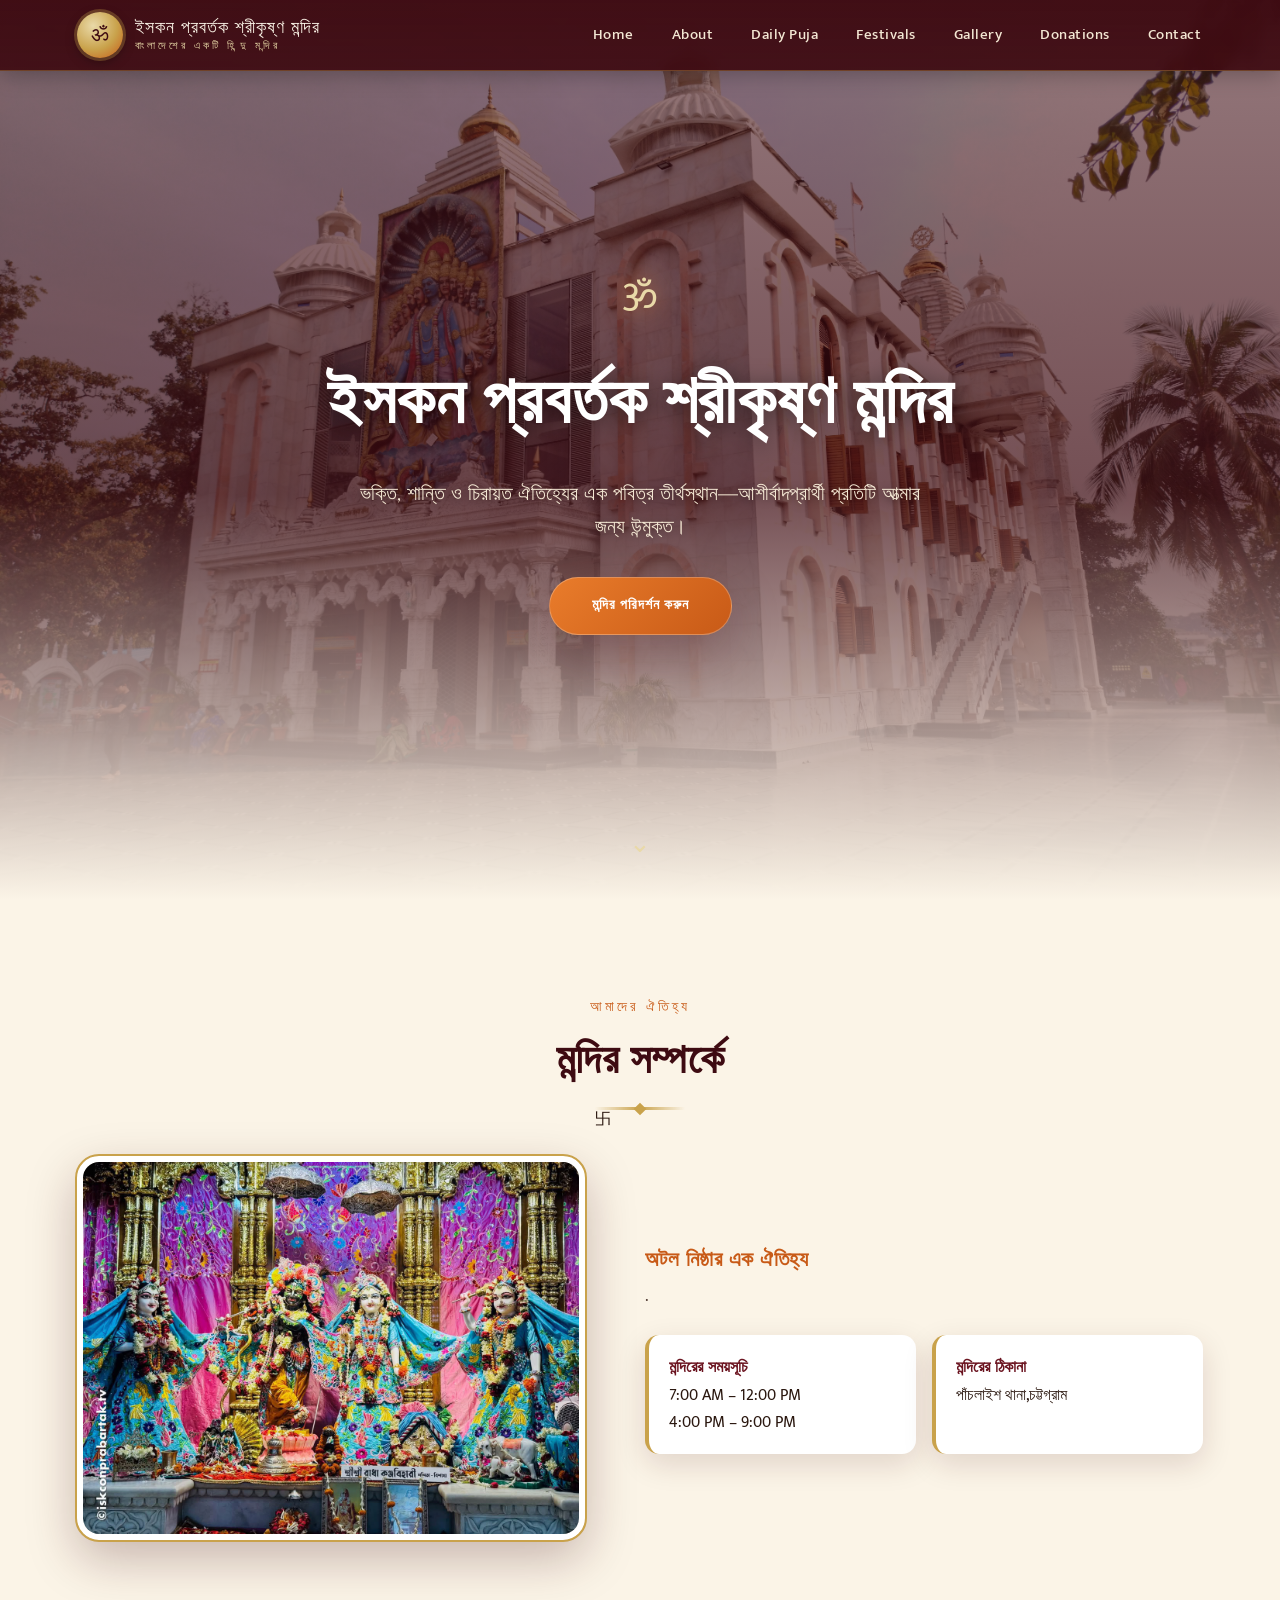
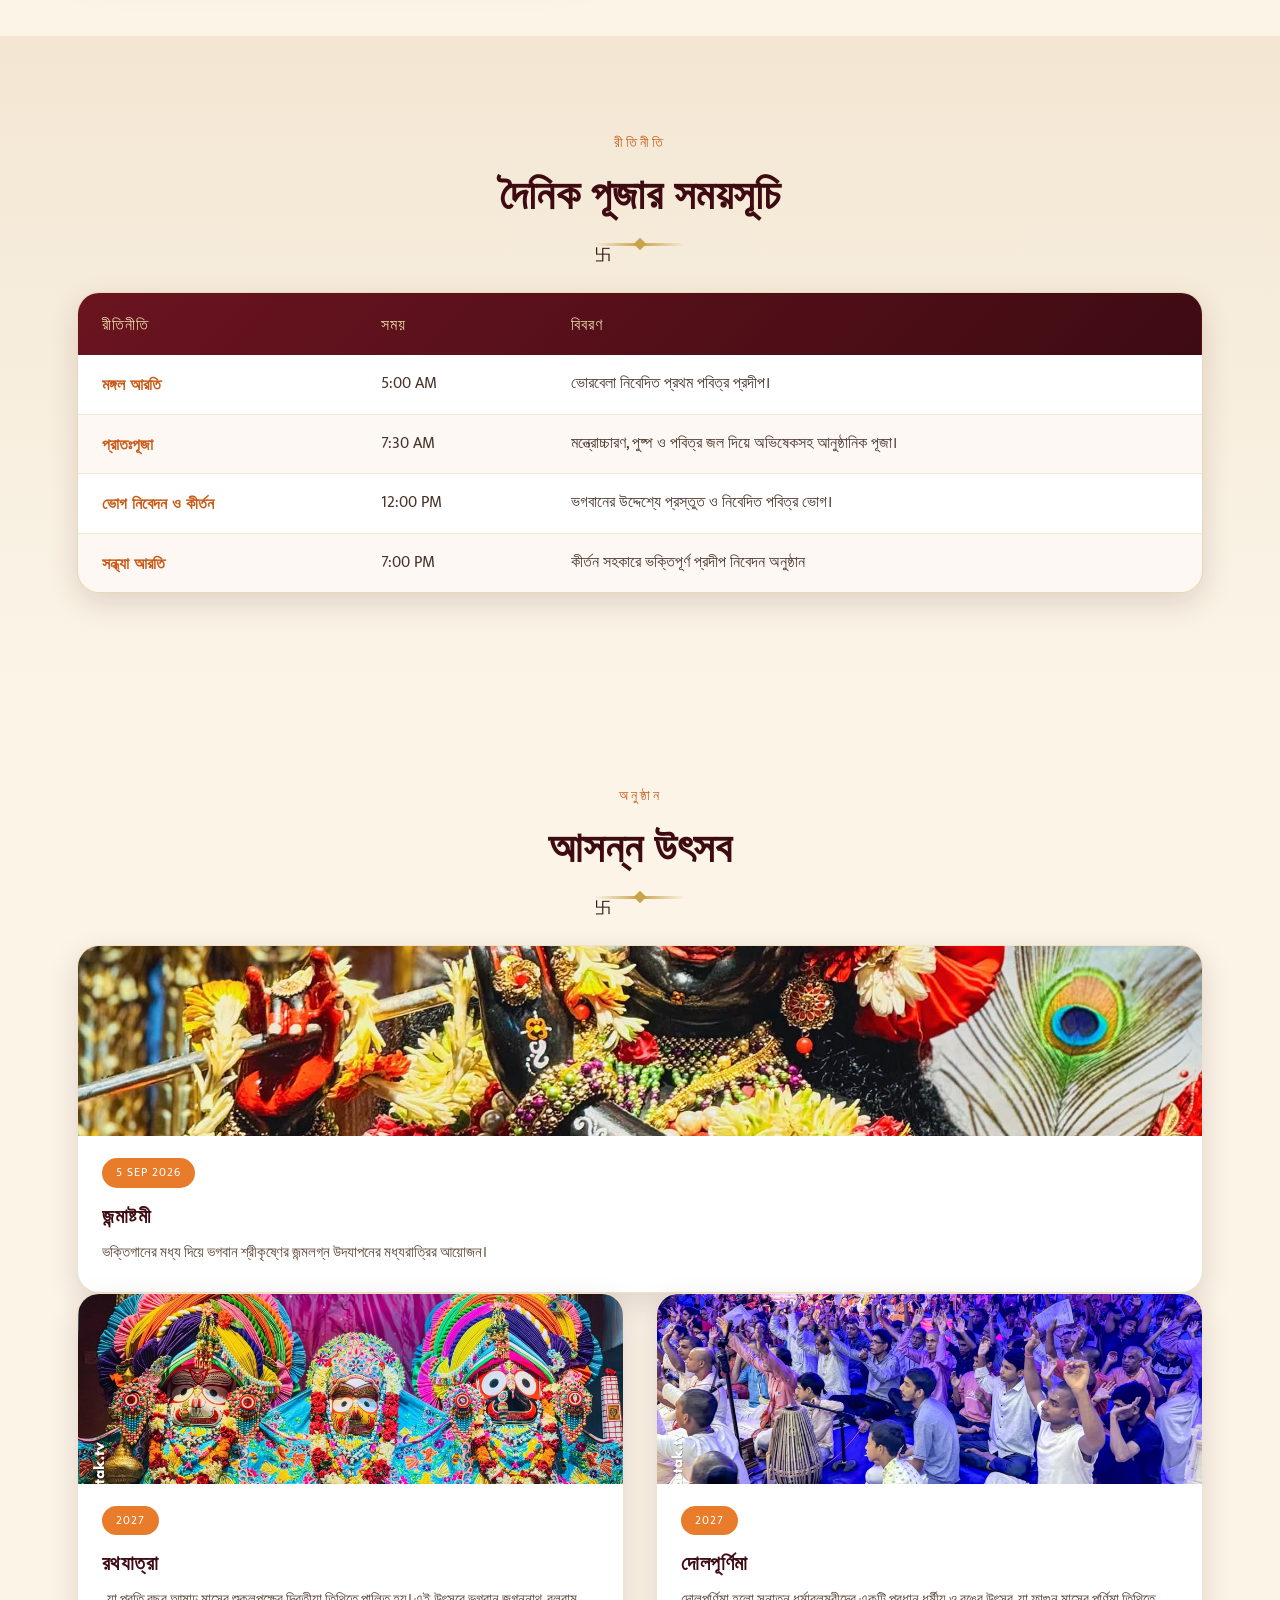
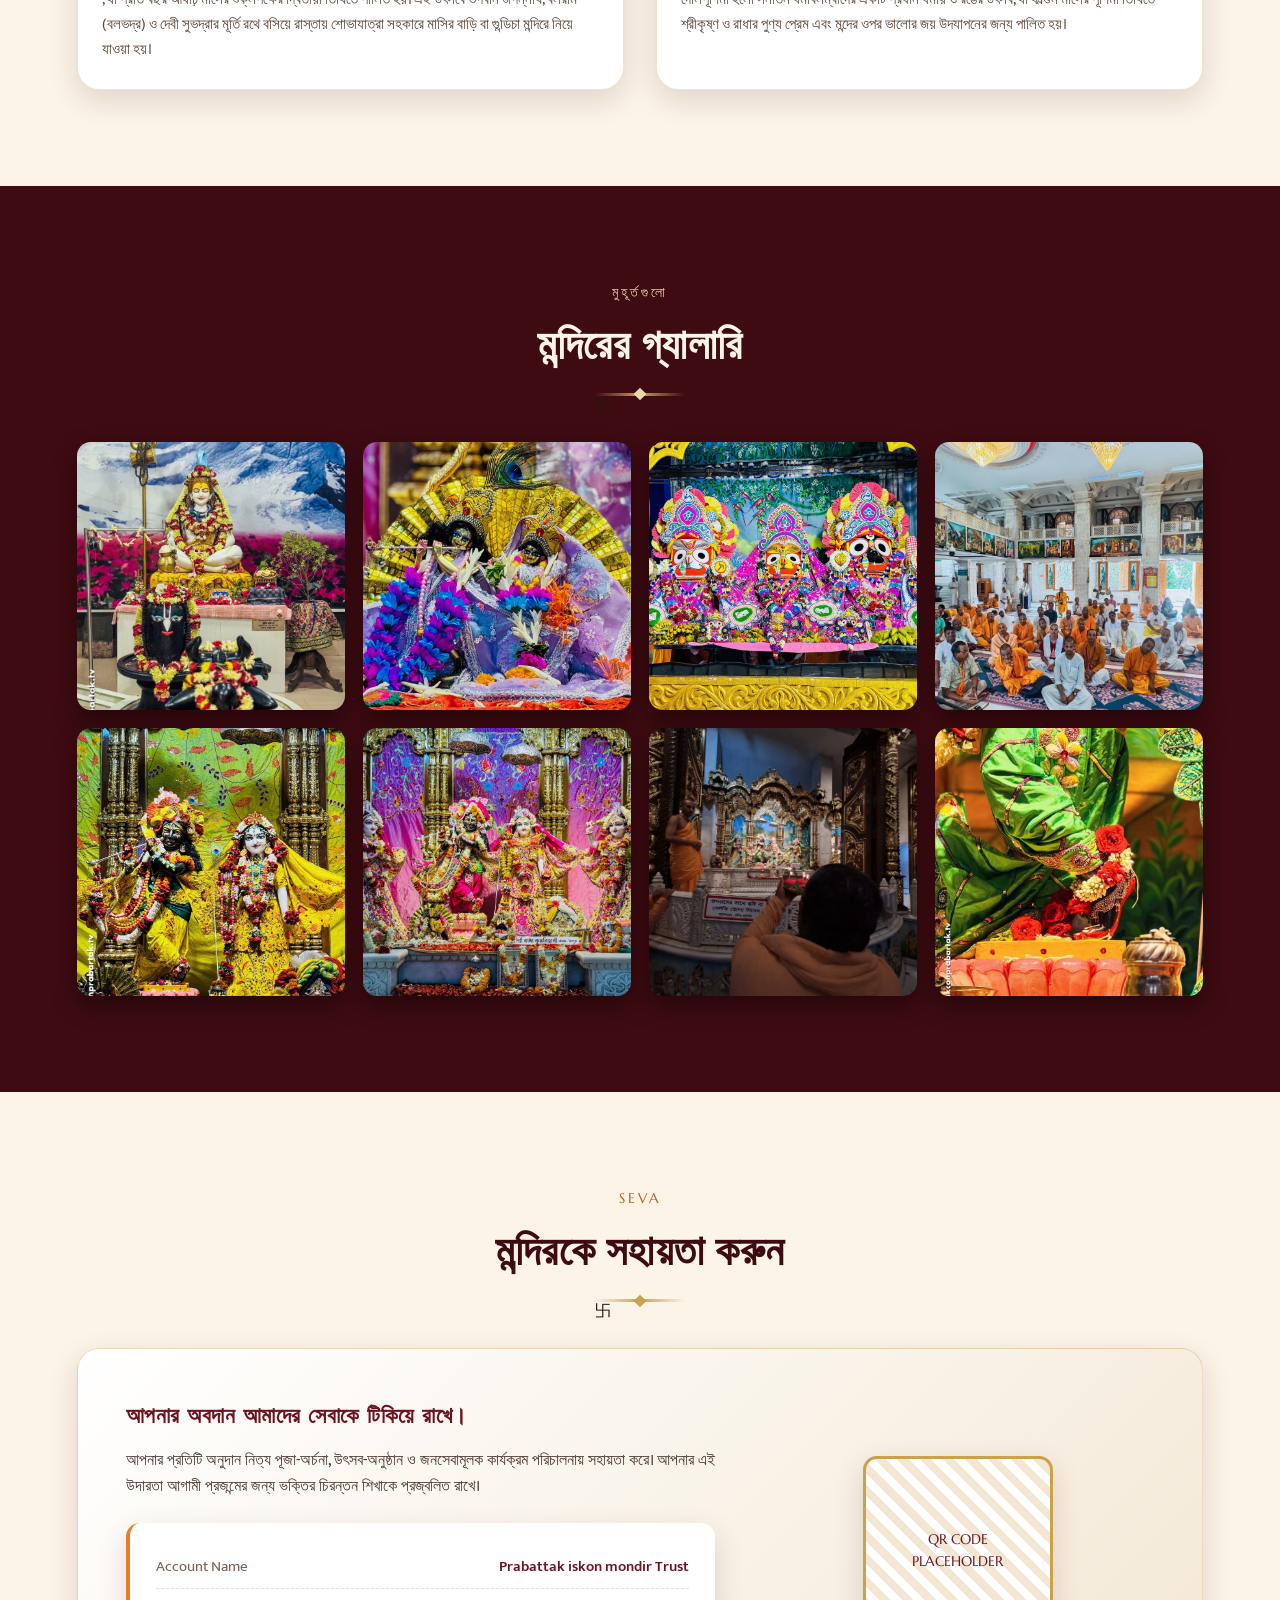
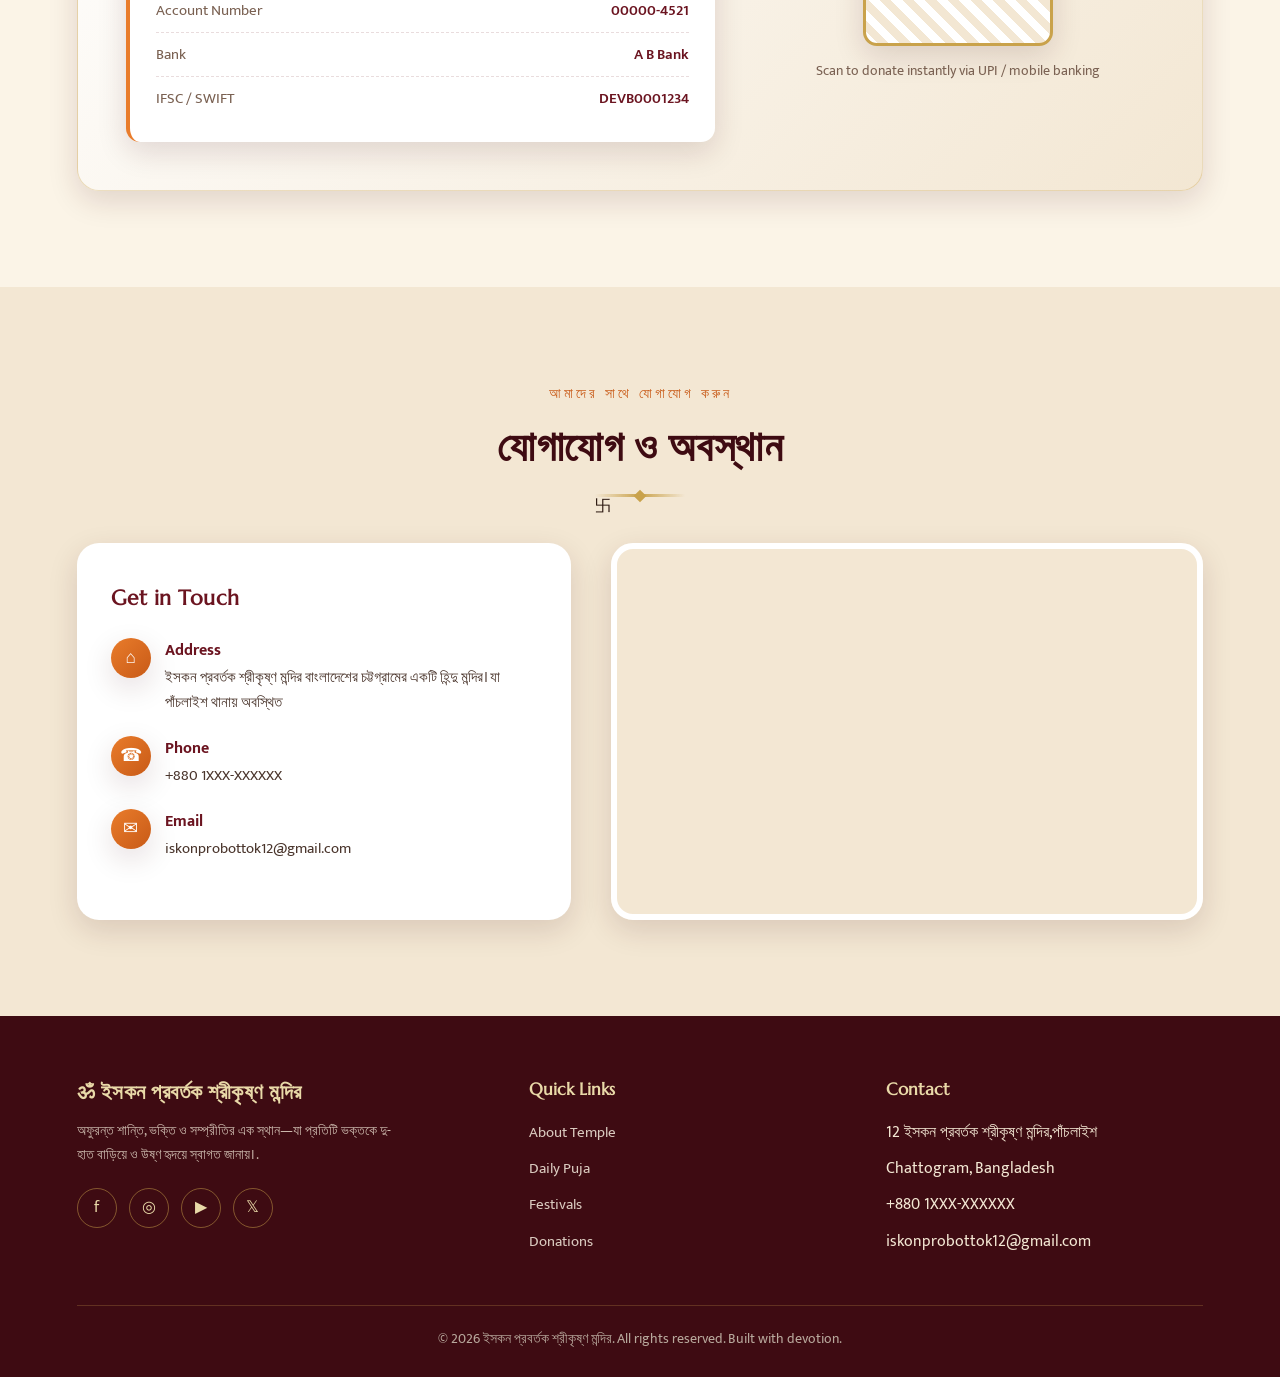
<file: index.html>
<!DOCTYPE html>
<html lang="en">

<head>
  <meta charset="UTF-8">
  <meta name="viewport" content="width=device-width, initial-scale=1.0">
  <title>Shri Ananta Dham Temple</title>

  <!-- Google Fonts: a devotional display serif + a clean body sans -->
  <link rel="preconnect" href="https://fonts.googleapis.com">
  <link
    href="https://fonts.googleapis.com/css2?family=Cinzel:wght@500;600;700&family=Marcellus&family=Mukta:wght@300;400;500;600;700&display=swap"
    rel="stylesheet">
  <link rel="stylesheet" href="style.css">
  <style>

  </style>
</head>

<body>

  <!-- ============================================================
     NAVIGATION BAR — fixed, CSS-only mobile menu (checkbox hack)
============================================================ -->
  <nav class="navbar">
    <div class="nav-inner">
      <div class="brand">
        <div class="brand-mark">ॐ</div>
        <div class="brand-text">ইসকন প্রবর্তক শ্রীকৃষ্ণ মন্দির
          <span>বাংলাদেশের একটি হিন্দু মন্দির</span>
        </div>
      </div>

      <input type="checkbox" id="nav-toggle" class="nav-toggle">
      <label for="nav-toggle" class="hamburger-label" aria-label="Toggle menu">
        <span></span><span></span><span></span>
      </label>

      <ul class="nav-links">
        <li><a href="#home">Home</a></li>
        <li><a href="#about">About</a></li>
        <li><a href="#puja">Daily Puja</a></li>
        <li><a href="#festivals">Festivals</a></li>
        <li><a href="#gallery">Gallery</a></li>
        <li><a href="#donation">Donations</a></li>
        <li><a href="#contact">Contact</a></li>
      </ul>
    </div>
  </nav>

  <!-- ============================================================
     HOME / HERO
============================================================ -->
  <header id="home" class="hero">
    <div class="hero-content">
      <div class="hero-om">ॐ</div>
      <h1>ইসকন প্রবর্তক শ্রীকৃষ্ণ মন্দির</h1>
      <p> ভক্তি, শান্তি ও চিরায়ত ঐতিহ্যের এক পবিত্র তীর্থস্থান—আশীর্বাদপ্রার্থী প্রতিটি আত্মার জন্য উন্মুক্ত।</p>
      <a href="#contact" class="btn-primary">মন্দির পরিদর্শন করুন</a>
    </div>
    <div class="hero-scroll">⌄</div>
  </header>

  <!-- ============================================================
     ABOUT TEMPLE
============================================================ -->
  <section id="about">
    <span class="section-eyebrow">আমাদের ঐতিহ্য</span>
    <h2 class="section-title">মন্দির সম্পর্কে</h2>
    <div class="section-divider"></div>

    <div class="about-grid">
      <img class="about-img" ইসকন প্রবর্তক শ্রীকৃষ্ণ মন্দির বাংলাদেশের চট্টগ্রামের একটি হিন্দু মন্দির। যা পাঁচলাইশ
        থানায় অবস্থিত এবং আন্তর্জাতিক কৃষ্ণভাবনামৃত সংঘ পরিচালিত। বাংলাদেশে তৈরি সবচেয়ে ব্যয়বহুলএই মন্দিরের দৈর্ঘ্য
        ১শ ফুট, প্রস্থ ৫০ ফুট, উচ্চতা ৬৫ ফুট এবং ৯টি গম্বুজ রয়েছে।[২] মন্দিরটি শ্রীচৈতন্য মহাপ্রভুর প্রচারিত ভক্তি
        আন্দোলনের ধারাকে অনুসরণ করে হরে কৃষ্ণ মহামন্ত্র প্রচার, ভাগবত পাঠ, ধর্মীয় উৎসব উদযাপন এবং নৈতিক ও আধ্যাত্মিক
        শিক্ষার মাধ্যমে সাধারণ মানুষের মধ্যে ধর্মীয় সচেতনতা বৃদ্ধিতে ভূমিকা পালন করে আসছে। src="probatak.jpeg"
        alt="Temple sanctum with idol and diyas">

      <div class="about-text">
        <h3>অটল নিষ্ঠার এক ঐতিহ্য</h3>
        <p>.</p>
        <!-- 
        <h3>The Presiding Deity</h3>
        <p>The temple's sanctum enshrines the divine idol of Lord Vishnu, worshipped here in his eternal form as the
          preserver — flanked by Goddess Lakshmi, embodying prosperity and grace.</p> -->

        <div class="info-cards">
          <div class="info-card">
            <strong>মন্দিরের সময়সূচি</strong>
            7:00 AM – 12:00 PM<br>4:00 PM – 9:00 PM
          </div>
          <div class="info-card">
            <strong>মন্দিরের ঠিকানা</strong>
            পাঁচলাইশ থানা,চট্টগ্রাম
          </div>
        </div>
      </div>
    </div>
  </section>

  <!-- ============================================================
     DAILY PUJA SCHEDULE
============================================================ -->
  <section id="puja" class="puja-section">
    <span class="section-eyebrow">রীতিনীতি</span>
    <h2 class="section-title">দৈনিক পূজার সময়সূচি</h2>
    <div class="section-divider"></div>

    <div class="puja-table-wrap">
      <table>
        <thead>
          <tr>
            <th>রীতিনীতি</th>
            <th>সময়</th>
            <th>বিবরণ</th>
          </tr>
        </thead>
        <tbody>
          <tr>
            <td class="ritual-name">মঙ্গল আরতি</td>
            <td>5:00 AM</td>
            <td>ভোরবেলা নিবেদিত প্রথম পবিত্র প্রদীপ।</td>
          </tr>
          <tr>
            <td class="ritual-name">প্রাতঃপূজা</td>
            <td>7:30 AM</td>
            <td>মন্ত্রোচ্চারণ, পুষ্প ও পবিত্র জল দিয়ে অভিষেকসহ আনুষ্ঠানিক পূজা।</td>
          </tr>
          <tr>
            <td class="ritual-name">ভোগ নিবেদন ও কীর্তন</td>
            <td>12:00 PM</td>
            <td>ভগবানের উদ্দেশ্যে প্রস্তুত ও নিবেদিত পবিত্র ভোগ।</td>
          </tr>
          <tr>
            <td class="ritual-name">সন্ধ্যা আরতি</td>
            <td>7:00 PM</td>
            <td>কীর্তন সহকারে ভক্তিপূর্ণ প্রদীপ নিবেদন অনুষ্ঠান</td>
          </tr>
          <!-- <tr>
            <td class="ritual-name">Special Puja</td>
            <td>8:30 PM</td>
            <td>Personal puja bookings for devotees on auspicious occasions.</td>
          </tr> -->
        </tbody>
      </table>
    </div>
  </section>

  <!-- ============================================================
     UPCOMING FESTIVALS
============================================================ -->
  <section id="festivals">
    <span class="section-eyebrow">অনুষ্ঠান</span>
    <h2 class="section-title">আসন্ন উৎসব</h2>
    <div class="section-divider"></div>

    <div class="festival-card">
      <div class="festival-img">
        <img src="krishna.jpg" alt="Krishna Janmashtami decorations">
      </div>
      <div class="festival-body">
        <span class="festival-date">5 sep 2026</span>
        <h3>জন্মাষ্টমী</h3>
        <p>ভক্তিগানের মধ্য দিয়ে ভগবান শ্রীকৃষ্ণের জন্মলগ্ন উদযাপনের মধ্যরাত্রির আয়োজন।</p>
      </div>
    </div>
    <div class="festival-grid">
      <div class="festival-card">
        <div class="festival-img">
          <img src="jogoonath.jpg" alt="Diwali diyas and lights">
        </div>
        <div class="festival-body">
          <span class="festival-date">2027</span>
          <h3>রথযাত্রা</h3>
          <p>, যা প্রতি বছর আষাঢ় মাসের শুক্লপক্ষের দ্বিতীয়া তিথিতে পালিত হয়। এই উৎসবে ভগবান জগন্নাথ, বলরাম (বলভদ্র) ও
            দেবী
            সুভদ্রার মূর্তি রথে বসিয়ে রাস্তায় শোভাযাত্রা সহকারে মাসির বাড়ি বা গুন্ডিচা মন্দিরে নিয়ে যাওয়া হয়।</p>
        </div>
      </div>

      <!-- <div class="festival-card">
        <div class="festival-img">
          <img src="https://images.unsplash.com/photo-1583225214464-9296029427aa?q=80&w=800&auto=format&fit=crop"
            alt="Colorful powders for Holi">
        </div>
        <div class="festival-body">
          <span class="festival-date">04 Mar 2027</span>
          <h3>হোলি উৎসব</h3>
          <p>মন্দিরের প্রাঙ্গণে রঙ, সঙ্গীত ও সমষ্টিগত আনন্দের এক প্রাণবন্ত উদযাপন।</p>
        </div>
      </div> -->



      <div class="festival-card">
        <div class="festival-img">
          <img src="holy.jpg" alt="Navratri festival decoration">
        </div>
        <div class="festival-body">
          <span class="festival-date">2027</span>
          <h3>দোলপূর্ণিমা</h3>
          <p>দোলপূর্ণিমা হলো সনাতন ধর্মাবলম্বীদের একটি প্রধান ধর্মীয় ও রঙের উৎসব, যা ফাল্গুন মাসের পূর্ণিমা তিথিতে
            শ্রীকৃষ্ণ ও রাধার
            পুণ্য প্রেম এবং মন্দের ওপর ভালোর জয় উদযাপনের জন্য পালিত হয়।</p>
        </div>
      </div>
    </div>
  </section>

  <!-- ============================================================
     TEMPLE GALLERY
============================================================ -->
  <section id="gallery" class="gallery-section">
    <span class="section-eyebrow">মুহূর্তগুলো</span>
    <h2 class="section-title">মন্দিরের গ্যালারি</h2>
    <div class="section-divider"></div>

    <div class="gallery-grid">
      <div class="gallery-item">
        <img src="1.jpg" alt="Temple architecture">
        <div class="gallery-caption">মহাদেব মন্দির</div>
      </div>
      <div class="gallery-item">
        <img src="2.jpg" alt="Evening aarti ceremony">
        <div class="gallery-caption">রাধা কৃষ্ণের ছবি</div>
      </div>
      <div class="gallery-item">
        <img src="3.jpg" alt="Temple entrance gate">
        <div class="gallery-caption">জগন্নাথ,বলরাম, সুভদ্রা</div>
      </div>
      <div class="gallery-item">
        <img src="4.jpg" alt="Diyas and flowers">
        <div class="gallery-caption">জগন্নাথ,বলরাম, সুভদ্রা</div>
      </div>
      <div class="gallery-item">
        <img src="5.jpg" alt="Devotees during festival">
        <div class="gallery-caption">রাধা কৃষ্ণের ছবি</div>
      </div>
      <div class="gallery-item">
        <img src="6.jpg" alt="Temple courtyard at dusk">
        <div class="gallery-caption">রাধা কৃষ্ণের ছবি</div>
      </div>
      <div class="gallery-item">
        <img src="7.jpg" alt="Devotees during festival">
        <div class="gallery-caption">ভোগ নিবেদন</div>
      </div>
      <div class="gallery-item">
        <img src="8.jpg" alt="Temple courtyard at dusk">
        <div class="gallery-caption">চরণ</div>
      </div>
    </div>

  </section>

  <!-- ============================================================
     DONATION SECTION
============================================================ -->
  <section id="donation">
    <span class="section-eyebrow">Seva</span>
    <h2 class="section-title">মন্দিরকে সহায়তা করুন</h2>
    <div class="section-divider"></div>

    <div class="donation-wrap">
      <div class="donation-text">
        <h3>আপনার অবদান আমাদের সেবাকে টিকিয়ে রাখে।</h3>
        <p>আপনার প্রতিটি অনুদান নিত্য পূজা-অর্চনা, উৎসব-অনুষ্ঠান ও জনসেবামূলক কার্যক্রম পরিচালনায় সহায়তা করে। আপনার এই
          উদারতা আগামী
          প্রজন্মের জন্য ভক্তির চিরন্তন শিখাকে প্রজ্বলিত রাখে।</p>

        <div class="bank-details">
          <div><span>Account Name</span><span>Prabattak iskon mondir Trust</span></div>
          <div><span>Account Number</span><span>00000-4521</span></div>
          <div><span>Bank</span><span>A B Bank</span></div>
          <div><span>IFSC / SWIFT</span><span>DEVB0001234</span></div>
        </div>
      </div>

      <div class="qr-box">
        <div class="qr-placeholder">QR CODE<br>PLACEHOLDER</div>
        <p>Scan to donate instantly via UPI / mobile banking</p>
      </div>
    </div>
  </section>

  <!-- ============================================================
     CONTACT SECTION
============================================================ -->
  <section id="contact" class="contact-section">
    <span class="section-eyebrow">আমাদের সাথে যোগাযোগ করুন</span>
    <h2 class="section-title">যোগাযোগ ও অবস্থান</h2>
    <div class="section-divider"></div>

    <div class="contact-grid">
      <div class="contact-info">
        <h3>Get in Touch</h3>

        <div class="contact-row">
          <div class="contact-icon">⌂</div>
          <div>
            <strong>Address</strong>
            <p>ইসকন প্রবর্তক শ্রীকৃষ্ণ মন্দির বাংলাদেশের চট্টগ্রামের একটি হিন্দু মন্দির। যা পাঁচলাইশ থানায় অবস্থিত</p>
          </div>
        </div>

        <div class="contact-row">
          <div class="contact-icon">☎</div>
          <div>
            <strong>Phone</strong>
            <p>+880 1XXX-XXXXXX</p>
          </div>
        </div>

        <div class="contact-row">
          <div class="contact-icon">✉</div>
          <div>
            <strong>Email</strong>
            <p>iskonprobottok12@gmail.com</p>
          </div>
        </div>
      </div>

      <div class="map-wrap">
        <iframe src="https://maps.app.goo.gl/NVBawoLeMXVyo9P66?g_st=iw" loading="lazy"
          referrerpolicy="no-referrer-when-downgrade" title="Temple location map">
        </iframe>
      </div>
    </div>
  </section>

  <!-- ============================================================
     FOOTER
============================================================ -->
  <footer>
    <div class="footer-grid">
      <div class="footer-brand">
        <h3>ॐ ইসকন প্রবর্তক শ্রীকৃষ্ণ মন্দির</h3>
        <p>অফুরন্ত শান্তি, ভক্তি ও সম্প্রীতির এক স্থান—যা প্রতিটি ভক্তকে দু-হাত বাড়িয়ে ও উষ্ণ হৃদয়ে স্বাগত জানায়।.
        </p>
        <div class="social-icons" style="margin-top:20px;">
          <a href="#" aria-label="Facebook">f</a>
          <a href="#" aria-label="Instagram">◎</a>
          <a href="#" aria-label="YouTube">▶</a>
          <a href="#" aria-label="Twitter">𝕏</a>
        </div>
      </div>

      <div class="footer-quick">
        <h4>Quick Links</h4>
        <ul class="footer-links">
          <li><a href="#about">About Temple</a></li>
          <li><a href="#puja">Daily Puja</a></li>
          <li><a href="#festivals">Festivals</a></li>
          <li><a href="#donation">Donations</a></li>
        </ul>
      </div>

      <div class="footer-contact">
        <h4>Contact</h4>
        <ul class="footer-links">
          <li>12 ইসকন প্রবর্তক শ্রীকৃষ্ণ মন্দির,পাঁচলাইশ</li>
          <li>Chattogram, Bangladesh</li>
          <li>+880 1XXX-XXXXXX</li>
          <li>iskonprobottok12@gmail.com</li>
        </ul>
      </div>
    </div>

    <div class="footer-bottom">
      &copy; 2026 ইসকন প্রবর্তক শ্রীকৃষ্ণ মন্দির. All rights reserved. Built with devotion.
    </div>
  </footer>

</body>

</html>
</file>
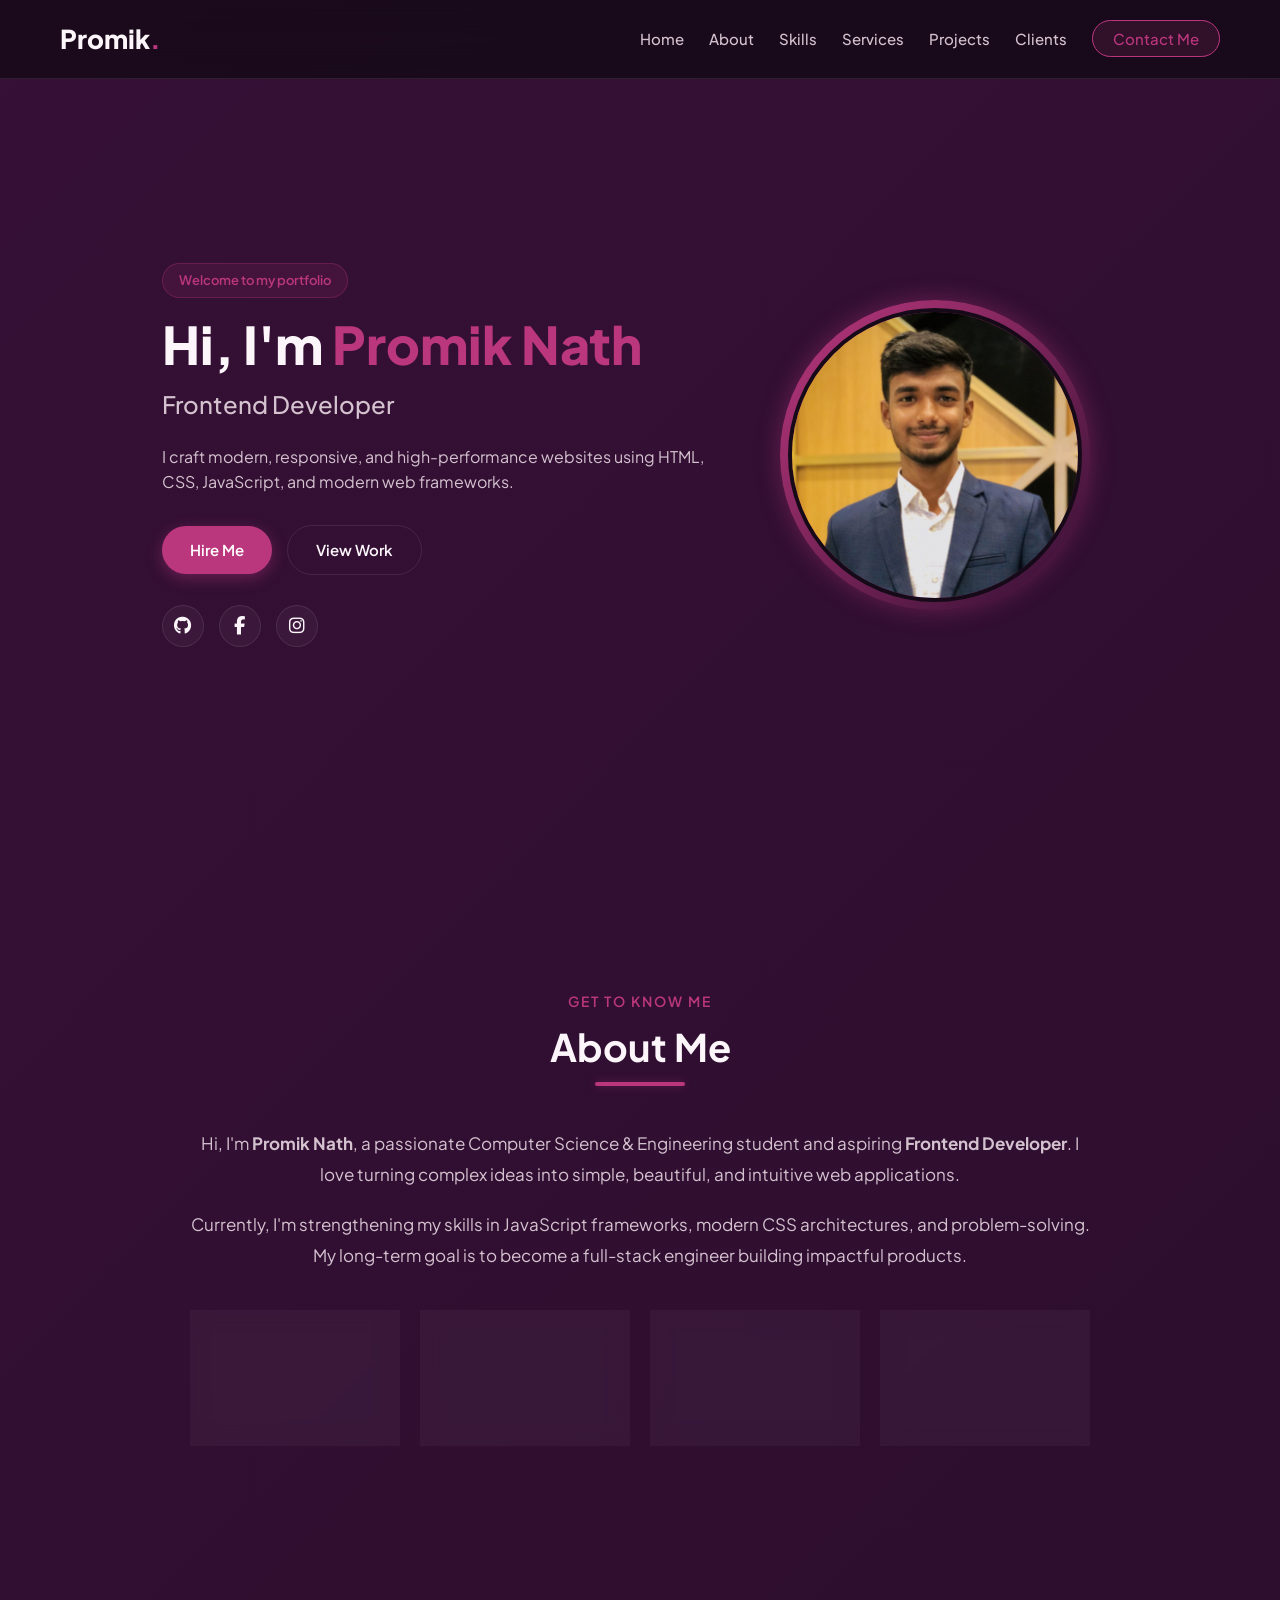
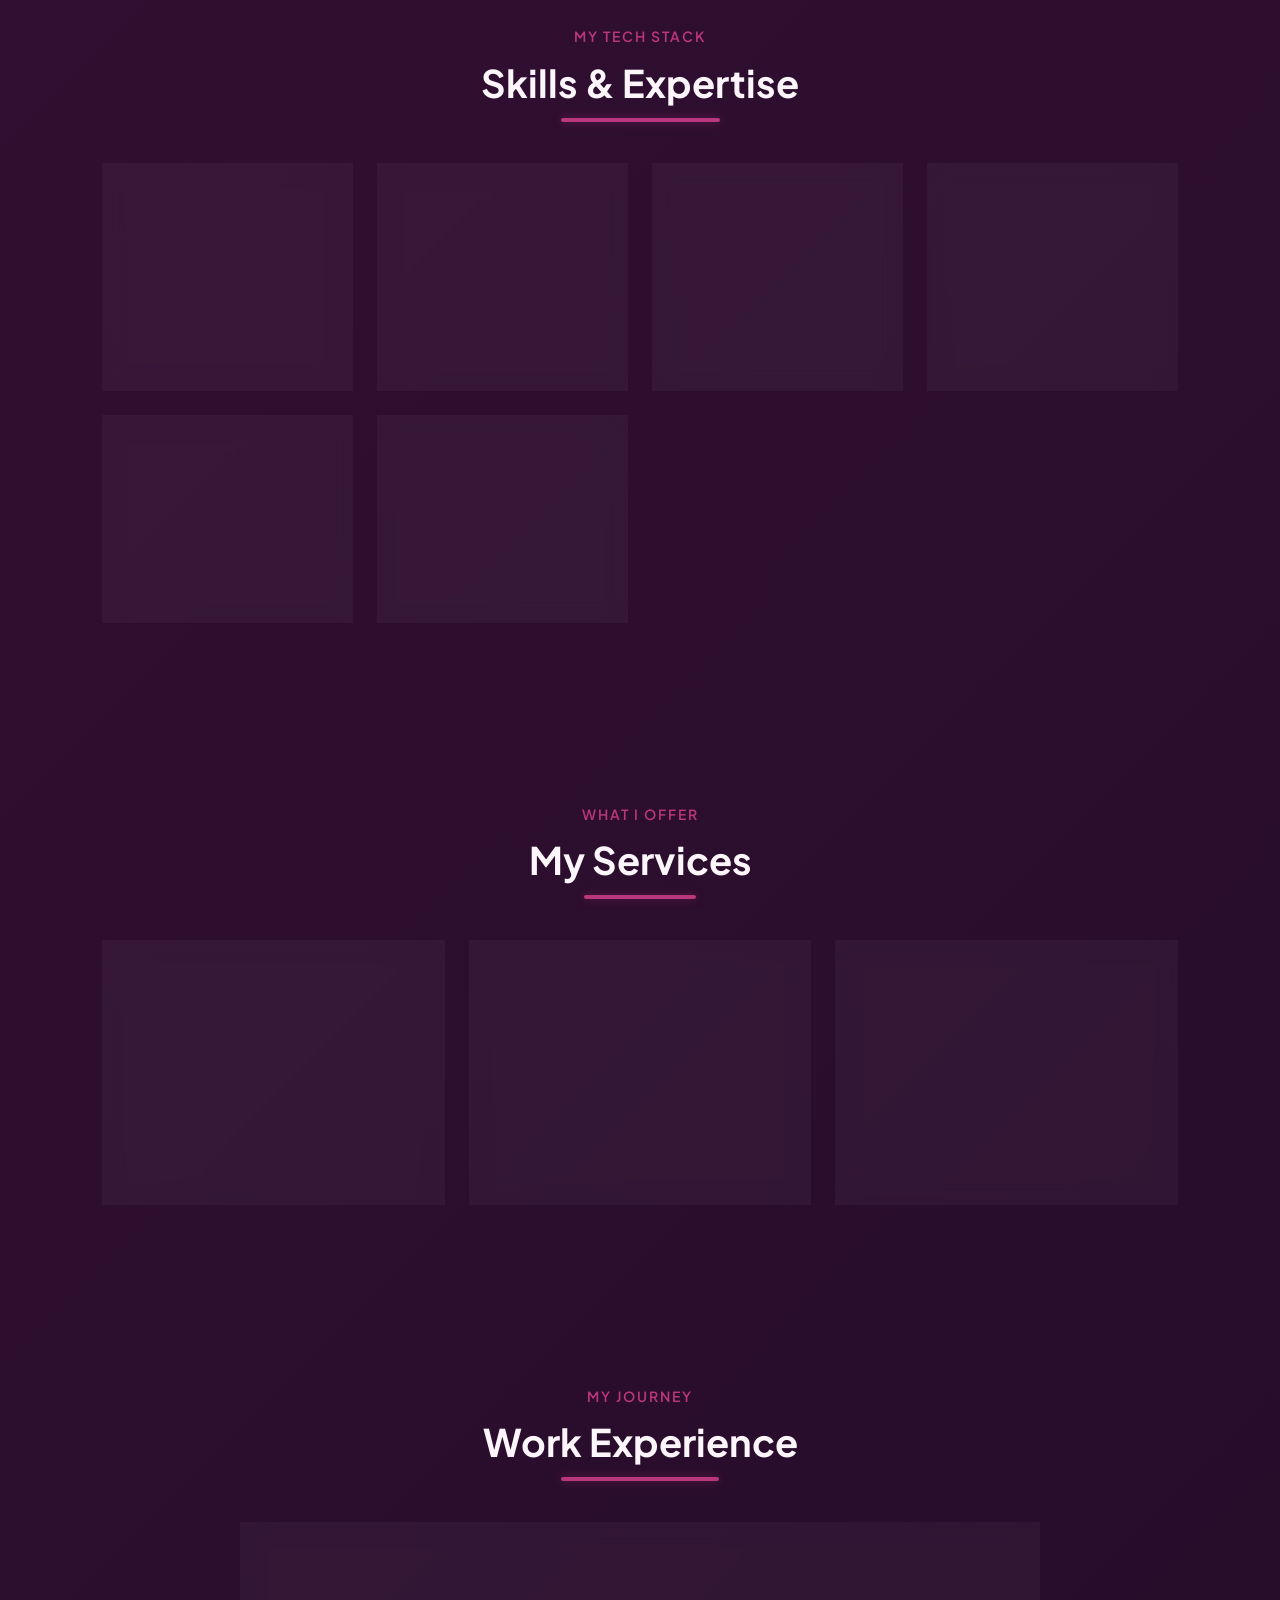
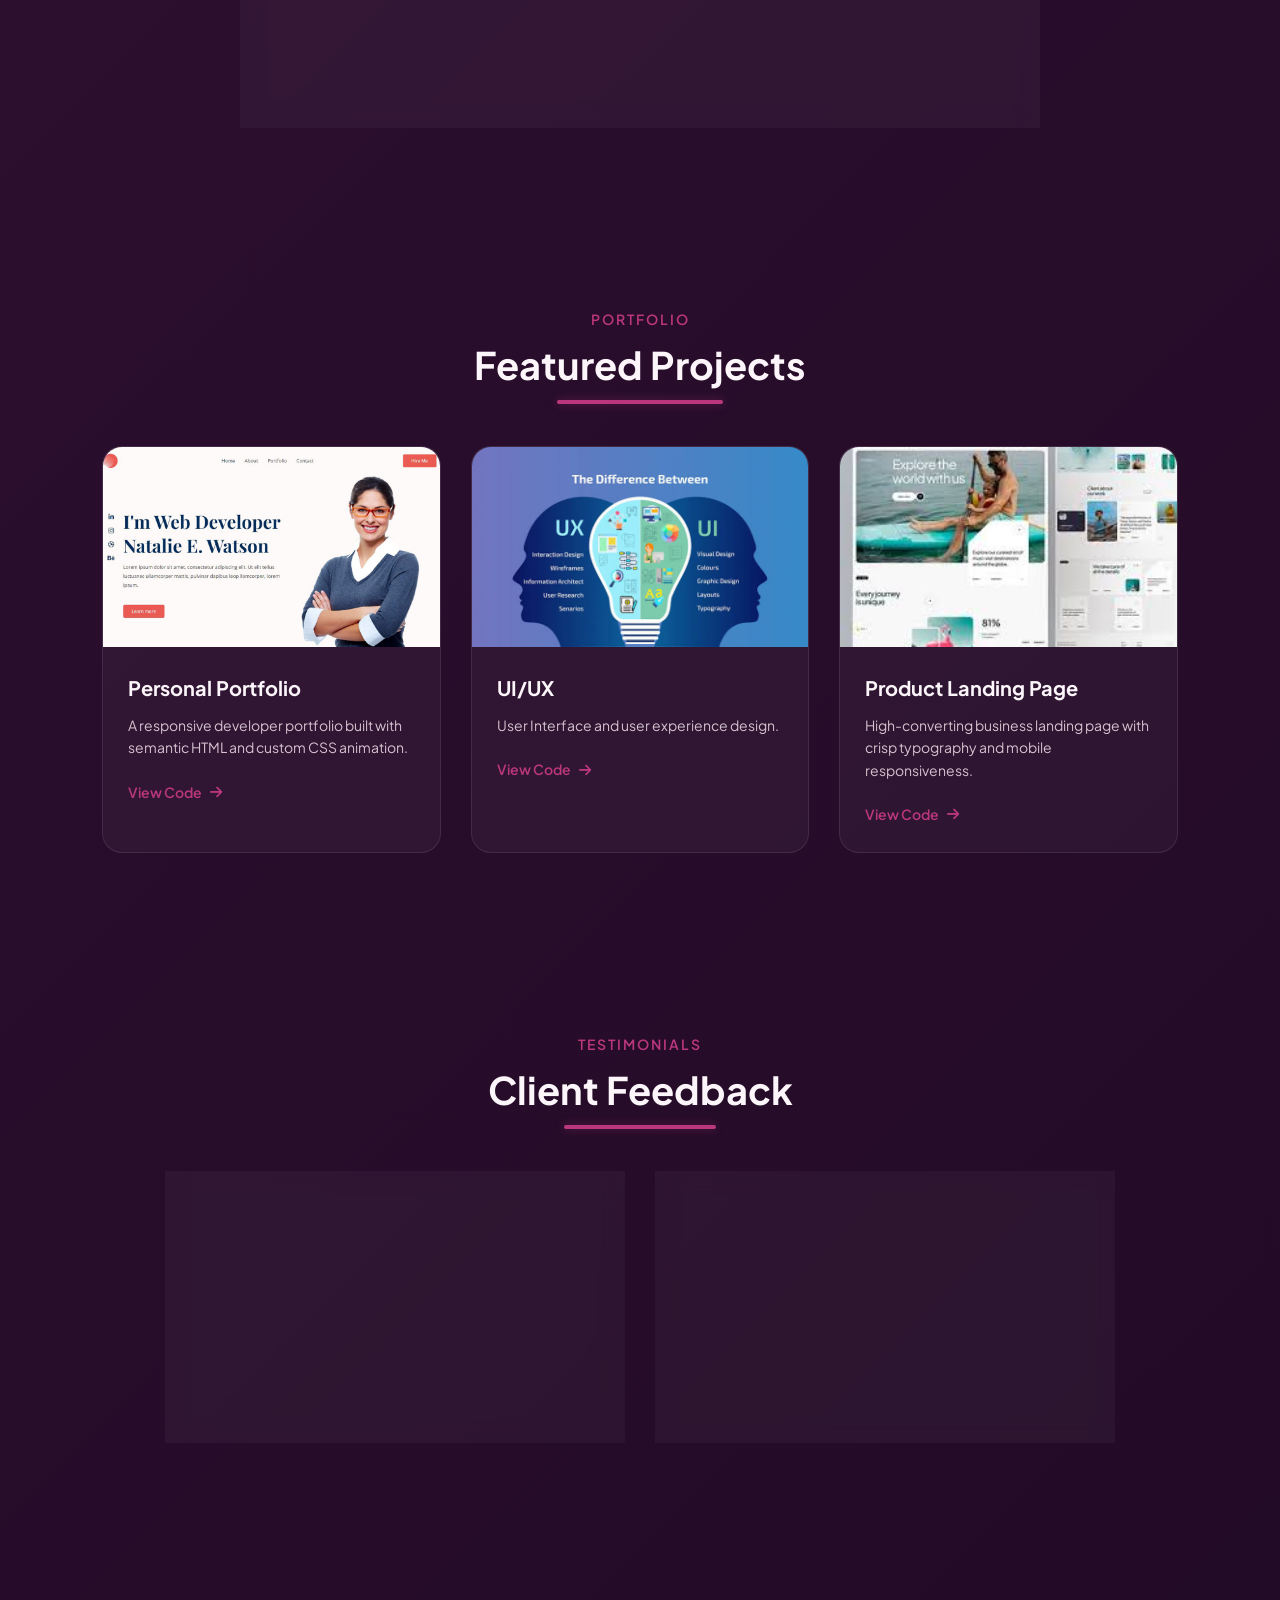
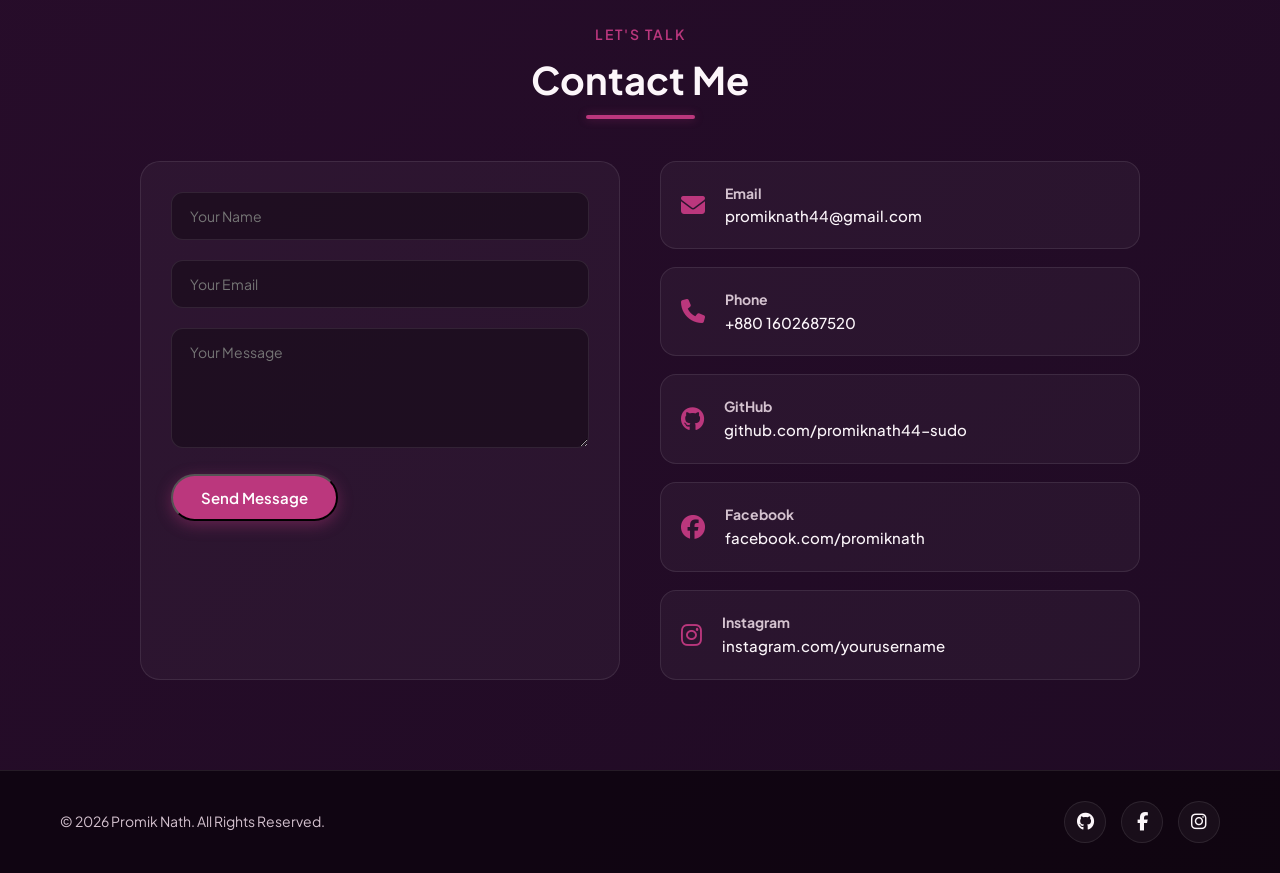
<file: portfolio/index.html>
<!DOCTYPE html>
<html lang="en">

<head>
    <meta charset="UTF-8">
    <meta name="viewport" content="width=device-width, initial-scale=1.0">
    <title>Promik Nath | Frontend Developer</title>

    <!-- Google Fonts -->
    <link rel="preconnect" href="https://fonts.googleapis.com">
    <link rel="preconnect" href="https://fonts.gstatic.com" crossorigin>
    <link href="https://fonts.googleapis.com/css2?family=Plus+Jakarta+Sans:wght@300;400;500;600;700;800&display=swap" rel="stylesheet">

    <!-- Font Awesome Icons -->
    <link rel="stylesheet" href="https://cdnjs.cloudflare.com/ajax/libs/font-awesome/6.5.2/css/all.min.css">

    <!-- Stylesheet -->
    <link rel="stylesheet" href="style.css">
</head>

<body>

    <!-- ================= NAVBAR ================= -->
    <header class="header">
        <nav class="navbar">
            <a href="#home" class="logo">Promik<span>.</span></a>

            <ul class="nav-links">
                <li><a href="#home">Home</a></li>
                <li><a href="#about">About</a></li>
                <li><a href="#skills">Skills</a></li>
                <li><a href="#services">Services</a></li>
                <li><a href="#projects">Projects</a></li>
                <li><a href="#testimonials">Clients</a></li>
                <li><a href="#contact" class="btn-nav">Contact Me</a></li>
            </ul>

            <div class="menu-toggle" id="mobile-menu">
                <i class="fa-solid fa-bars"></i>
            </div>
        </nav>
    </header>

    <!-- ================= HERO ================= -->
    <section class="hero" id="home">
        <div class="hero-container">
            <div class="hero-text">
                <span class="badge">Welcome to my portfolio</span>
                <h1>Hi, I'm <span class="highlight">Promik Nath</span></h1>
                <h2>Frontend Developer</h2>
                <p>
                    I craft modern, responsive, and high-performance websites using HTML, CSS, JavaScript, and modern web frameworks.
                </p>

                <div class="hero-btns">
                    <a href="#contact" class="btn btn-primary">Hire Me</a>
                    <a href="#projects" class="btn btn-secondary">View Work</a>
                </div>

                <!-- GitHub, Facebook, Instagram Icons -->
                <div class="social-links">
                    <a href="https://github.com/promiknath44-sudo" target="_blank" aria-label="GitHub"><i class="fa-brands fa-github"></i></a>
                    <a href="https://www.facebook.com/share/18uHQD9Sve/?mibextid=wwXIfr" target="_blank" aria-label="Facebook"><i class="fa-brands fa-facebook-f"></i></a>
                    <a href="https://instagram.com" target="_blank" aria-label="Instagram"><i class="fa-brands fa-instagram"></i></a>
                </div>
            </div>

            <div class="hero-image">
                <div class="img-wrapper">
                    <img src="nath.jpeg" alt="Promik Nath - Frontend Developer">
                </div>
            </div>
        </div>
    </section>

    <!-- ================= ABOUT ================= -->
    <section class="about" id="about">
        <div class="section-title">
            <span>Get To Know Me</span>
            <h2>About Me</h2>
        </div>

        <div class="about-container">
            <div class="about-content">
                <p>
                    Hi, I'm <strong>Promik Nath</strong>, a passionate Computer Science & Engineering student and aspiring <strong>Frontend Developer</strong>. I love turning complex ideas into simple, beautiful, and intuitive web applications.
                </p>
                <p>
                    Currently, I'm strengthening my skills in JavaScript frameworks, modern CSS architectures, and problem-solving. My long-term goal is to become a full-stack engineer building impactful products.
                </p>

                <!-- STATS -->
                <div class="stats-grid">
                    <div class="stat-card">
                        <h3>10+</h3>
                        <p>Projects Done</p>
                    </div>
                    <div class="stat-card">
                        <h3>2+</h3>
                        <p>Happy Clients</p>
                    </div>
                    <div class="stat-card">
                        <h3>1+</h3>
                        <p>Years Coding</p>
                    </div>
                    <div class="stat-card">
                        <h3>3</h3>
                        <p>Awards</p>
                    </div>
                </div>
            </div>
        </div>
    </section>

    <!-- ================= SKILLS ================= -->
    <section class="skills" id="skills">
        <div class="section-title">
            <span>My Tech Stack</span>
            <h2>Skills & Expertise</h2>
        </div>

        <div class="skills-grid">
            <div class="skill-card">
                <div class="icon-box html"><i class="fa-brands fa-html5"></i></div>
                <h3>HTML5</h3>
                <p>Semantic & Accessible Structure</p>
            </div>

            <div class="skill-card">
                <div class="icon-box css"><i class="fa-brands fa-css3-alt"></i></div>
                <h3>CSS3 & Flex/Grid</h3>
                <p>Modern & Responsive Styling</p>
            </div>

            <div class="skill-card">
                <div class="icon-box js"><i class="fa-brands fa-js"></i></div>
                <h3>JavaScript</h3>
                <p>DOM Manipulation & Dynamic Logic</p>
            </div>

            <div class="skill-card">
                <div class="icon-box c"><i class="fa-solid fa-code"></i></div>
                <h3>C Programming</h3>
                <p>Data Structures & Problem Solving</p>
            </div>

            <div class="skill-card">
                <div class="icon-box java"><i class="fa-brands fa-java"></i></div>
                <h3>Java</h3>
                <p>Object-Oriented Programming</p>
            </div>

            <div class="skill-card">
                <div class="icon-box git"><i class="fa-brands fa-github"></i></div>
                <h3>Git & GitHub</h3>
                <p>Version Control & Collaboration</p>
            </div>
        </div>
    </section>

    <!-- ================= SERVICES ================= -->
    <section class="services" id="services">
        <div class="section-title">
            <span>What I Offer</span>
            <h2>My Services</h2>
        </div>

        <div class="services-grid">
            <div class="service-card">
                <div class="service-icon"><i class="fa-solid fa-laptop-code"></i></div>
                <h3>Web Design</h3>
                <p>Designing sleek, pixel-perfect, and modern websites tailored to match your brand identity.</p>
            </div>

            <div class="service-card">
                <div class="service-icon"><i class="fa-solid fa-code"></i></div>
                <h3>Frontend Development</h3>
                <p>Converting design mockups into fully functional, clean, and responsive web pages.</p>
            </div>

            <div class="service-card">
                <div class="service-icon"><i class="fa-solid fa-mobile-screen-button"></i></div>
                <h3>Responsive Design</h3>
                <p>Ensuring your website looks and works flawlessly across mobile phones, tablets, and desktops.</p>
            </div>
        </div>
    </section>

    <!-- ================= EXPERIENCE ================= -->
    <section class="experience" id="experience">
        <div class="section-title">
            <span>My Journey</span>
            <h2>Work Experience</h2>
        </div>

        <div class="experience-timeline">
            <div class="timeline-card">
                <div class="timeline-header">
                    <div class="icon"><i class="fa-solid fa-users"></i></div>
                    <div>
                        <h3>Web Development Team Member</h3>
                        <h4><b>ZeroBug Society</b></h4>
                    </div>
                    <span class="date">2026 - Present</span>
                </div>
                <p>
                    Collaboratingz with team members to design and develop responsive web solutions. Contributing actively to frontend implementations using modern HTML, CSS, and JavaScript.Our ZeroBug Society member <b>JOYANTA BHOWMIK,RAKIBUL ISLAM.</b>
                </p>
            </div>
        </div>
    </section>

    <!-- ================= PROJECTS ================= -->
    <section class="projects" id="projects">
        <div class="section-title">
            <span>Portfolio</span>
            <h2>Featured Projects</h2>
        </div>

        <div class="projects-grid">
            <div class="project-card">
                <div class="project-img">
                    <img src="port.jpg" alt="Portfolio Website Preview">
                </div>
                <div class="project-info">
                    <h3>Personal Portfolio</h3>
                    <p>A responsive developer portfolio built with semantic HTML and custom CSS animation.</p>
                    <a href="https://github.com/promiknath44-sudo" target="_blank" class="project-link">View Code <i class="fa-solid fa-arrow-right"></i></a>
                </div>
            </div>

            <div class="project-card">
                <div class="project-img">
                    <img src="uix.jpg" alt="Calculator App Preview">
                </div>
                <div class="project-info">
                    <h3>UI/UX</h3>
                    <p>User Interface and user experience design.</p>
                    <a href="https://github.com/promiknath44-sudo" target="_blank" class="project-link">View Code <i class="fa-solid fa-arrow-right"></i></a>
                </div>
            </div>

            <div class="project-card">
                <div class="project-img">
                    <img src="landing.jpg" alt="Landing Page Preview">
                </div>
                <div class="project-info">
                    <h3>Product Landing Page</h3>
                    <p>High-converting business landing page with crisp typography and mobile responsiveness.</p>
                    <a href="https://github.com/promiknath44-sudo" target="_blank" class="project-link">View Code <i class="fa-solid fa-arrow-right"></i></a>
                </div>
            </div>
        </div>
    </section>

<!-- ================= CLIENT TESTIMONIALS ================= -->
<section class="testimonials" id="testimonials">
    <div class="section-title">
        <span>Testimonials</span>
        <h2>Client Feedback</h2>
    </div>

    <div class="testimonials-grid">
        <!-- Client 1 -->
        <div class="testimonial-card">
            <div class="rating">
                <i class="fa-solid fa-star"></i>
                <i class="fa-solid fa-star"></i>
                <i class="fa-solid fa-star"></i>
                <i class="fa-solid fa-star"></i>
                <i class="fa-solid fa-star"></i>
            </div>
            <p class="feedback">
                "Promik delivered a clean and well-structured website right on schedule. His attention to design detail and responsiveness on mobile devices was impressive!"
            </p>
            <div class="client-info">
                <img src="image-joyanta.jpg" alt="Client Sarah Jenkins">
                <div class="client-details">
                    <h4>Joyanta Bhowmik</h4>
                    <span><b>Manager</b></span>
                    <!-- Client Social Links -->
                    <div class="client-socials">
                        <a href="https://github.com" target="_blank" aria-label="Sarah's GitHub"><i class="fa-brands fa-github"></i></a>
                        <a href="https://facebook.com" target="_blank" aria-label="Sarah's Facebook"><i class="fa-brands fa-facebook-f"></i></a>
                    </div>
                </div>
            </div>
        </div>

        <!-- Client 2 -->
        <div class="testimonial-card">
            <div class="rating">
                <i class="fa-solid fa-star"></i>
                <i class="fa-solid fa-star"></i>
                <i class="fa-solid fa-star"></i>
                <i class="fa-solid fa-star"></i>
                <i class="fa-solid fa-star"></i>
            </div>
            <p class="feedback">
                "Very professional experience working with Promik. He transformed our concept into a fast, sleek landing page. Highly recommended for frontend tasks!"
            </p>
            <div class="client-info">
                <img src="image-rakib.jpg" alt="rakib">
                <div class="client-details">
                    <h4>Rakibul Islam</h4>
                    <span><b>CEO</b></span>
                    <!-- Client Social Links -->
                    <div class="client-socials">
                        <a href="https://github.com" target="_blank" aria-label="David's GitHub"><i class="fa-brands fa-github"></i></a>
                        <a href="https://facebook.com" target="_blank" aria-label="David's Facebook"><i class="fa-brands fa-facebook-f"></i></a>
                    </div>
                </div>
            </div>
        </div>
    </div>
</section>

    <!-- ================= CONTACT ================= -->
    <section class="contact" id="contact">
        <div class="section-title">
            <span>Let's Talk</span>
            <h2>Contact Me</h2>
        </div>

        <div class="contact-container">
            <form class="contact-form">
                <div class="form-group">
                    <input type="text" placeholder="Your Name" required>
                </div>
                <div class="form-group">
                    <input type="email" placeholder="Your Email" required>
                </div>
                <div class="form-group">
                    <textarea rows="5" placeholder="Your Message" required></textarea>
                </div>
                <button type="submit" class="btn btn-primary">Send Message</button>
            </form>

            <div class="contact-info">
                <div class="info-card">
                    <i class="fa-solid fa-envelope"></i>
                    <div>
                        <h3>Email</h3>
                        <p>promiknath44@gmail.com</p>
                    </div>
                </div>

                <div class="info-card">
                    <i class="fa-solid fa-phone"></i>
                    <div>
                        <h3>Phone</h3>
                        <p>+880 1602687520</p>
                    </div>
                </div>

                <div class="info-card">
                    <i class="fa-brands fa-github"></i>
                    <div>
                        <h3>GitHub</h3>
                        <a href="https://github.com/promiknath44-sudo" target="_blank">github.com/promiknath44-sudo</a>
                    </div>
                </div>

                <div class="info-card">
                    <i class="fa-brands fa-facebook"></i>
                    <div>
                        <h3>Facebook</h3>
                        <a href="https://www.facebook.com/share/18uHQD9Sve/?mibextid=wwXIfr" target="_blank">facebook.com/promiknath</a>
                    </div>
                </div>

                <div class="info-card">
                    <i class="fa-brands fa-instagram"></i>
                    <div>
                        <h3>Instagram</h3>
                        <a href="https://instagram.com" target="_blank">instagram.com/yourusername</a>
                    </div>
                </div>
            </div>
        </div>
    </section>

    <!-- ================= FOOTER ================= -->
    <footer>
        <div class="footer-container">
            <p>© 2026 Promik Nath. All Rights Reserved.</p>
            <div class="social-links">
                <a href="https://github.com/promiknath44-sudo" target="_blank" aria-label="GitHub"><i class="fa-brands fa-github"></i></a>
                <a href="https://www.facebook.com/share/18uHQD9Sve/?mibextid=wwXIfr" target="_blank" aria-label="Facebook"><i class="fa-brands fa-facebook-f"></i></a>
                <a href="https://instagram.com" target="_blank" aria-label="Instagram"><i class="fa-brands fa-instagram"></i></a>
            </div>
        </div>
    </footer>

</body>
</html>
</file>
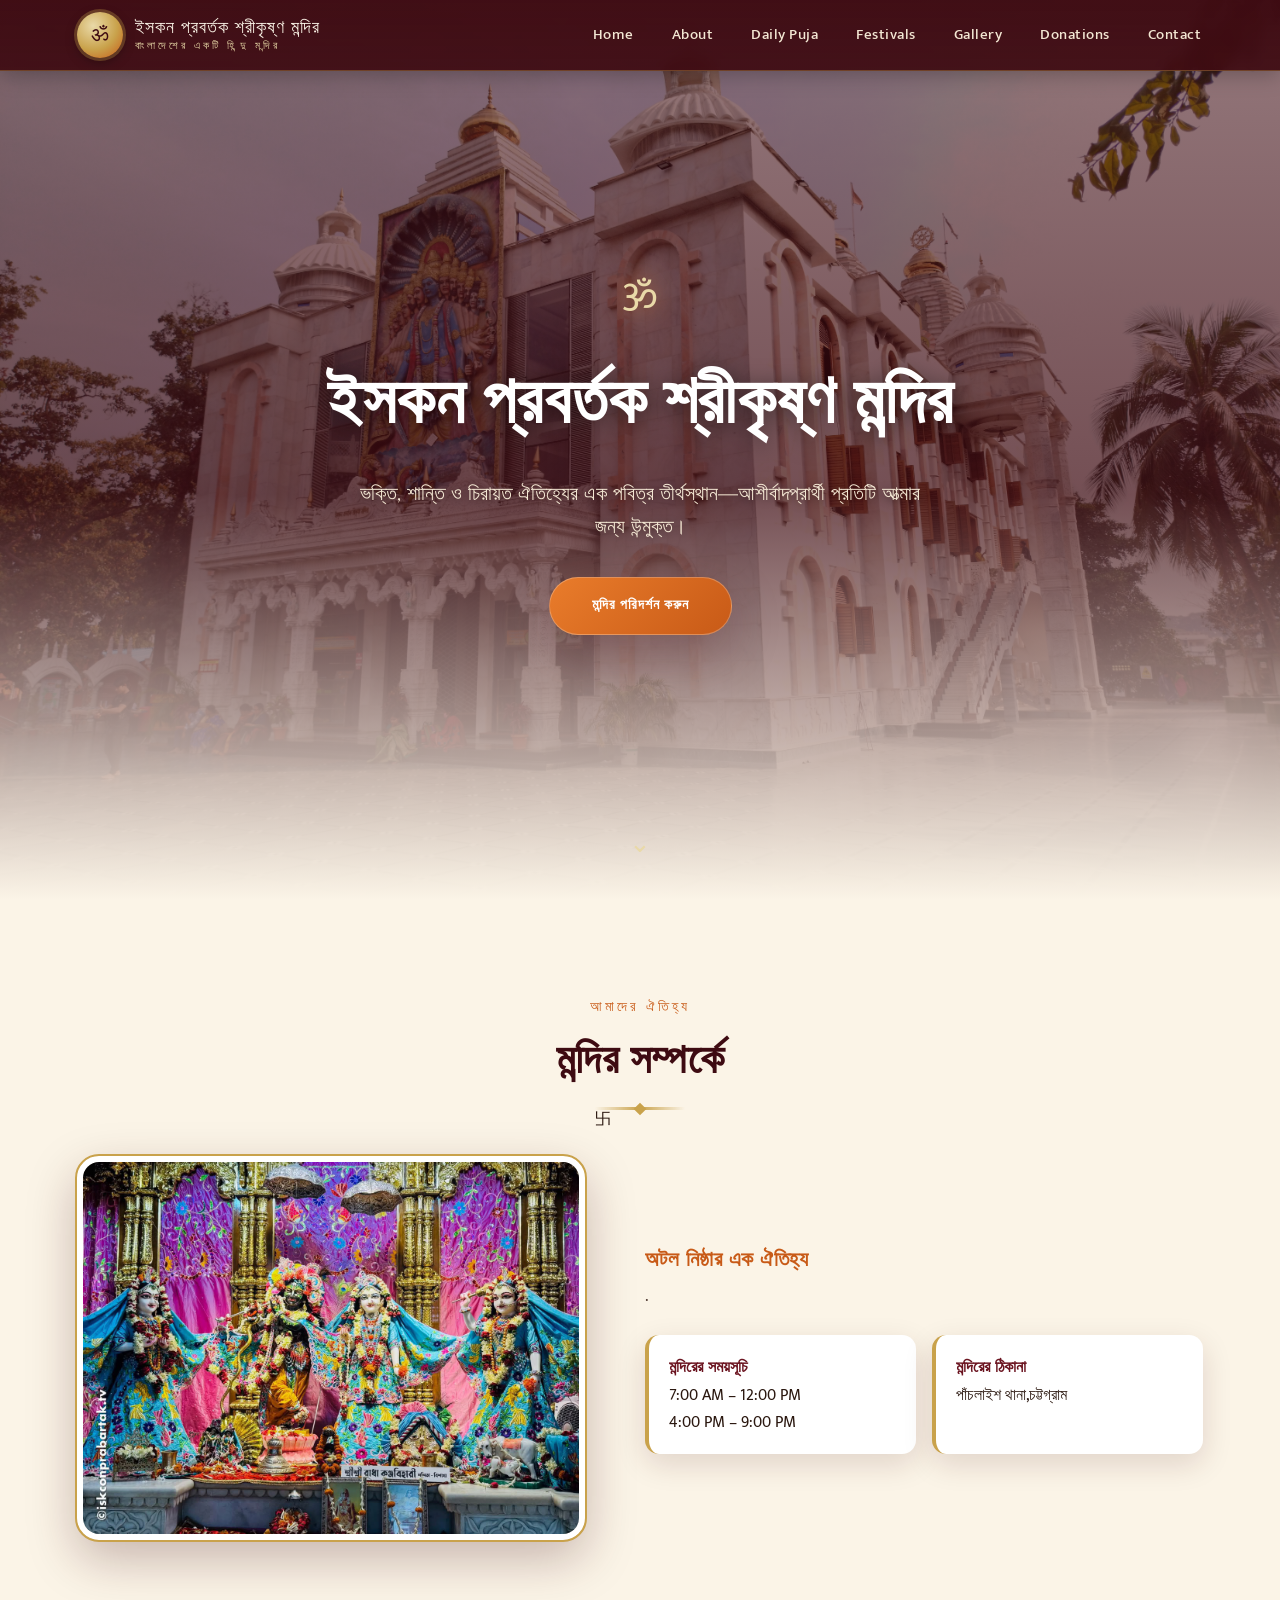
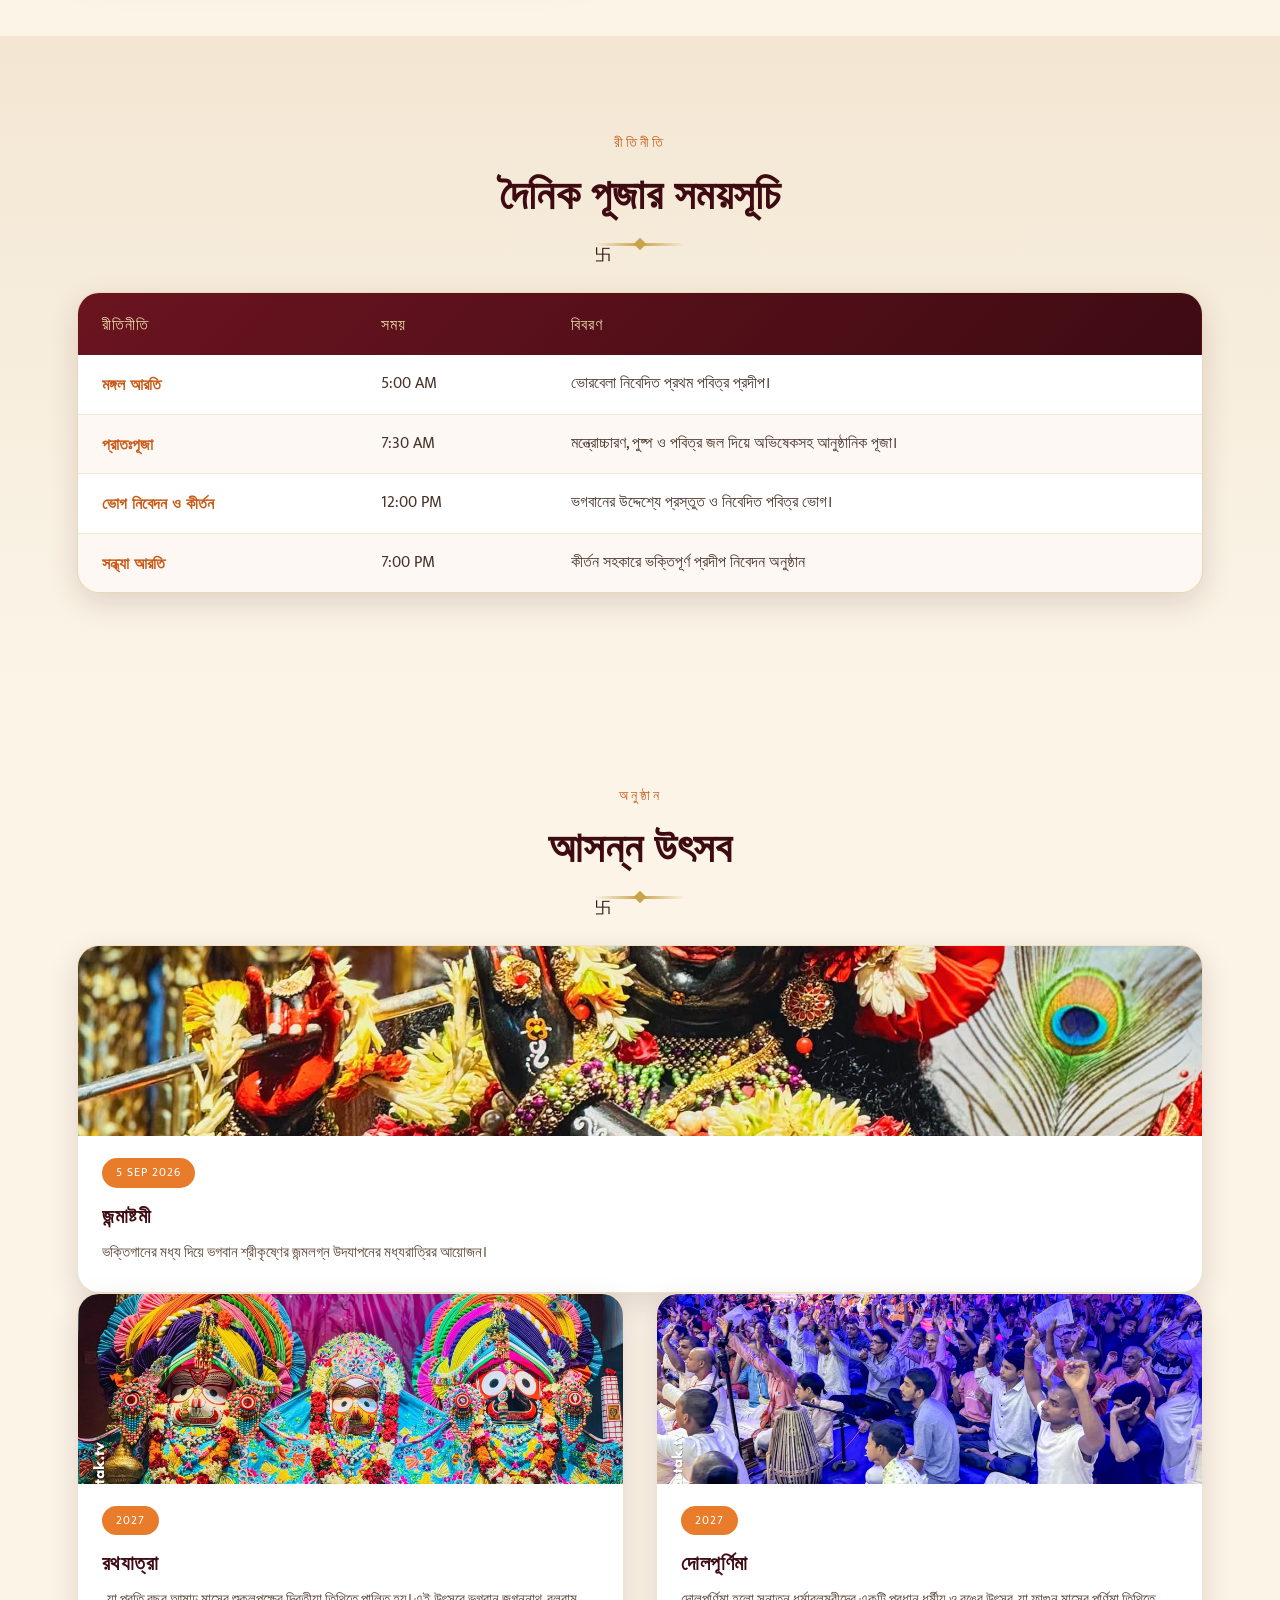
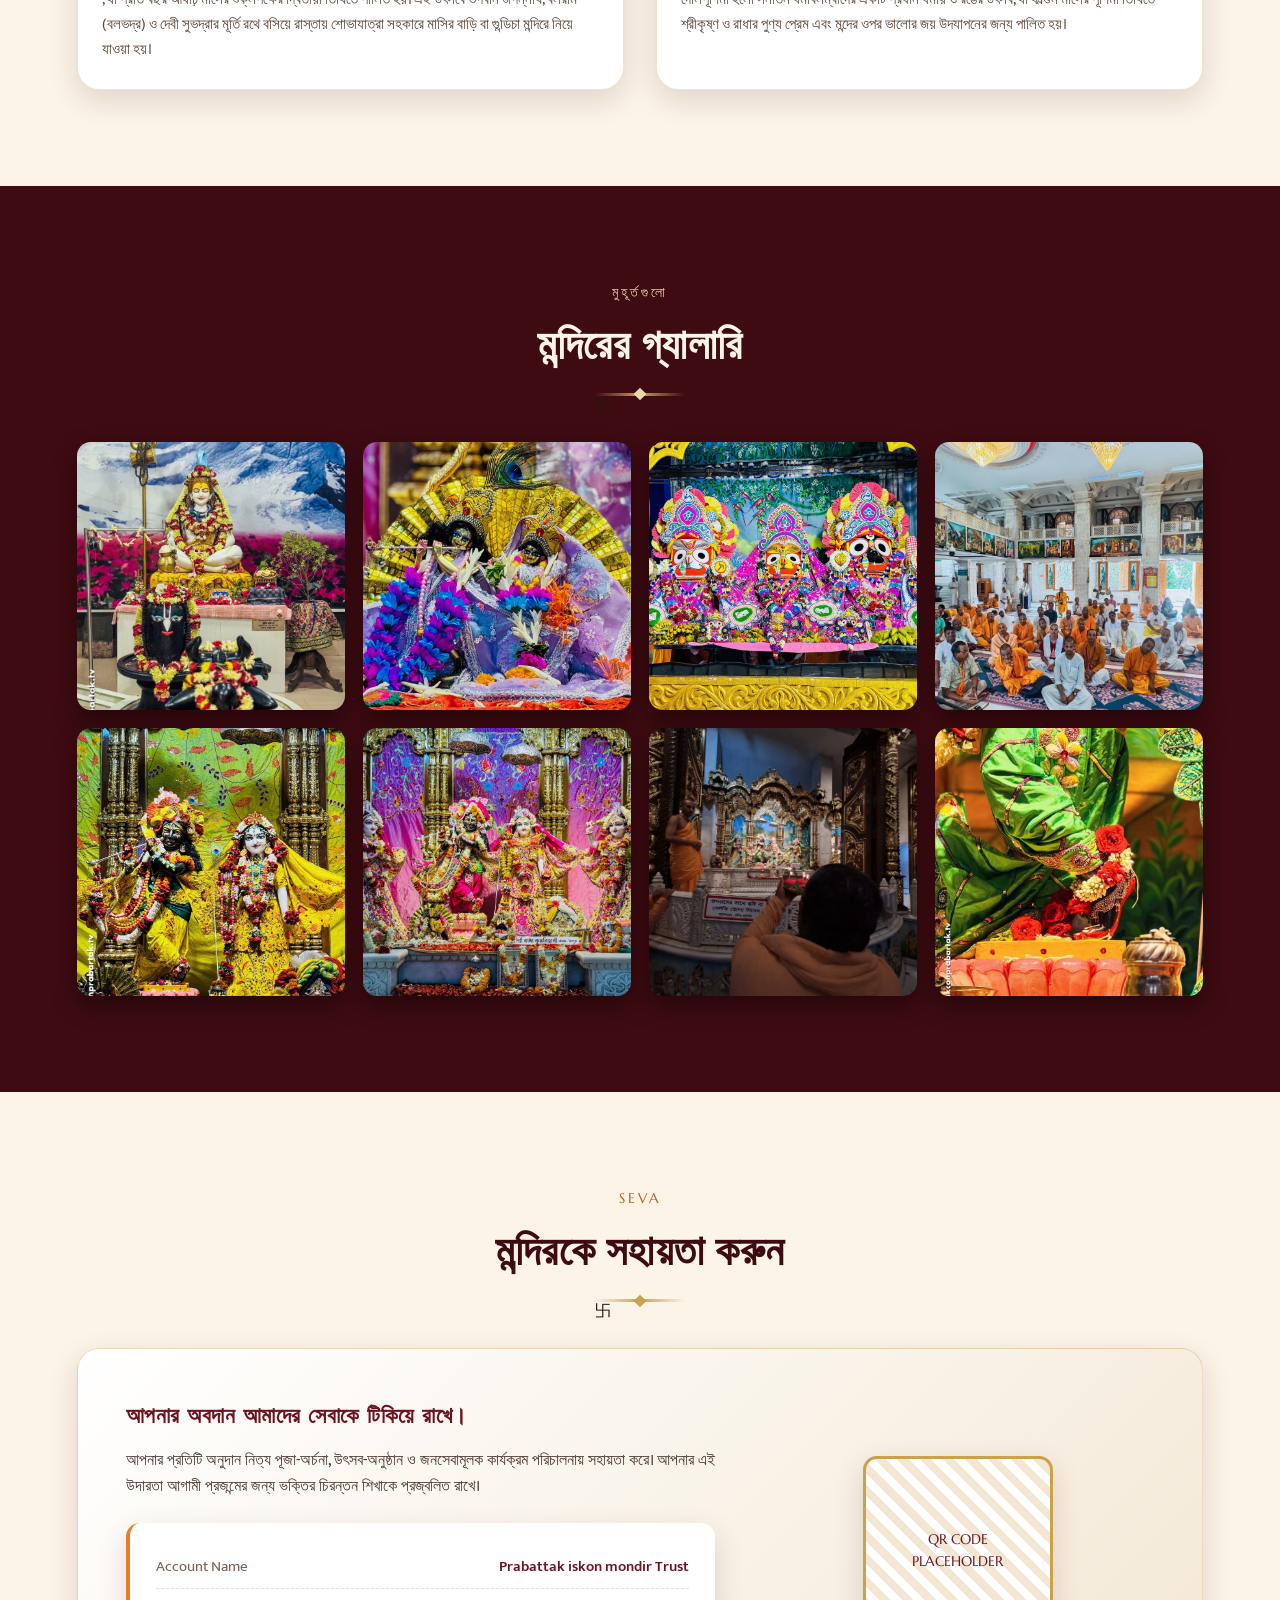
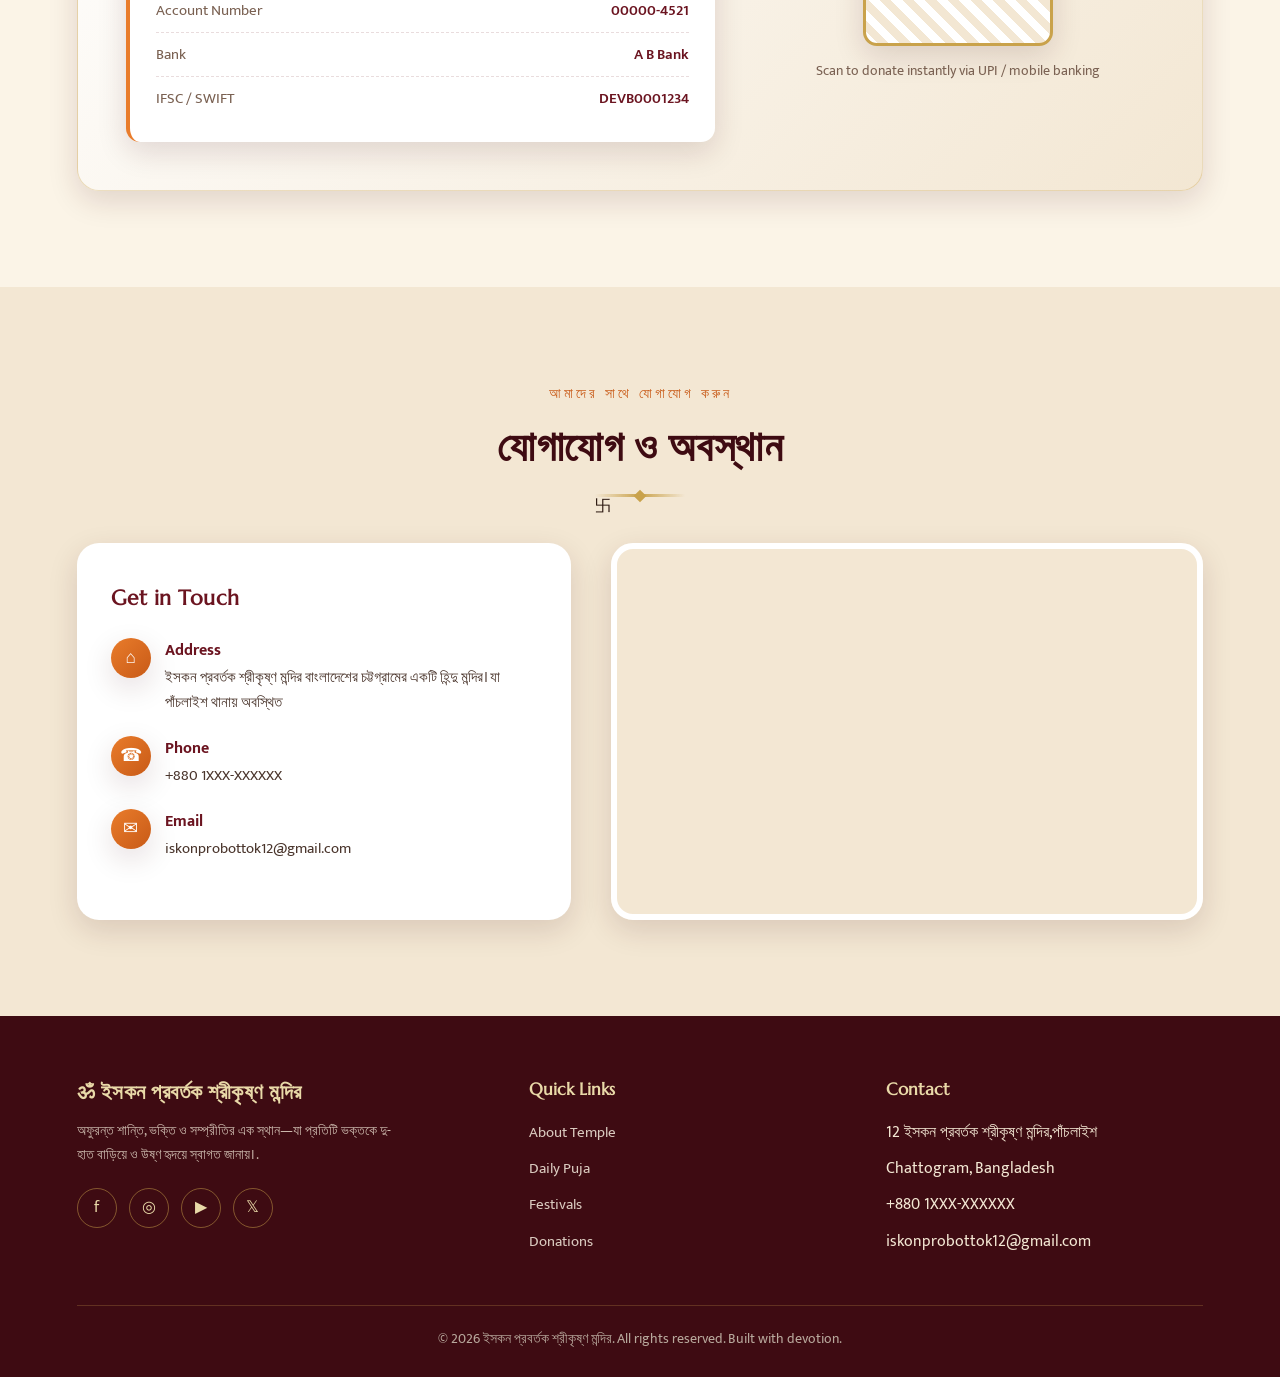
<file: index (1).html>
<!DOCTYPE html>
<html lang="en">

<head>
  <meta charset="UTF-8">
  <meta name="viewport" content="width=device-width, initial-scale=1.0">
  <title>Shri Ananta Dham Temple</title>

  <!-- Google Fonts: a devotional display serif + a clean body sans -->
  <link rel="preconnect" href="https://fonts.googleapis.com">
  <link
    href="https://fonts.googleapis.com/css2?family=Cinzel:wght@500;600;700&family=Marcellus&family=Mukta:wght@300;400;500;600;700&display=swap"
    rel="stylesheet">
  <link rel="stylesheet" href="style.css">
  <style>

  </style>
</head>

<body>

  <!-- ============================================================
     NAVIGATION BAR — fixed, CSS-only mobile menu (checkbox hack)
============================================================ -->
  <nav class="navbar">
    <div class="nav-inner">
      <div class="brand">
        <div class="brand-mark">ॐ</div>
        <div class="brand-text">ইসকন প্রবর্তক শ্রীকৃষ্ণ মন্দির
          <span>বাংলাদেশের একটি হিন্দু মন্দির</span>
        </div>
      </div>

      <input type="checkbox" id="nav-toggle" class="nav-toggle">
      <label for="nav-toggle" class="hamburger-label" aria-label="Toggle menu">
        <span></span><span></span><span></span>
      </label>

      <ul class="nav-links">
        <li><a href="#home">Home</a></li>
        <li><a href="#about">About</a></li>
        <li><a href="#puja">Daily Puja</a></li>
        <li><a href="#festivals">Festivals</a></li>
        <li><a href="#gallery">Gallery</a></li>
        <li><a href="#donation">Donations</a></li>
        <li><a href="#contact">Contact</a></li>
      </ul>
    </div>
  </nav>

  <!-- ============================================================
     HOME / HERO
============================================================ -->
  <header id="home" class="hero">
    <div class="hero-content">
      <div class="hero-om">ॐ</div>
      <h1>ইসকন প্রবর্তক শ্রীকৃষ্ণ মন্দির</h1>
      <p> ভক্তি, শান্তি ও চিরায়ত ঐতিহ্যের এক পবিত্র তীর্থস্থান—আশীর্বাদপ্রার্থী প্রতিটি আত্মার জন্য উন্মুক্ত।</p>
      <a href="#contact" class="btn-primary">মন্দির পরিদর্শন করুন</a>
    </div>
    <div class="hero-scroll">⌄</div>
  </header>

  <!-- ============================================================
     ABOUT TEMPLE
============================================================ -->
  <section id="about">
    <span class="section-eyebrow">আমাদের ঐতিহ্য</span>
    <h2 class="section-title">মন্দির সম্পর্কে</h2>
    <div class="section-divider"></div>

    <div class="about-grid">
      <img class="about-img" ইসকন প্রবর্তক শ্রীকৃষ্ণ মন্দির বাংলাদেশের চট্টগ্রামের একটি হিন্দু মন্দির। যা পাঁচলাইশ
        থানায় অবস্থিত এবং আন্তর্জাতিক কৃষ্ণভাবনামৃত সংঘ পরিচালিত। বাংলাদেশে তৈরি সবচেয়ে ব্যয়বহুলএই মন্দিরের দৈর্ঘ্য
        ১শ ফুট, প্রস্থ ৫০ ফুট, উচ্চতা ৬৫ ফুট এবং ৯টি গম্বুজ রয়েছে।[২] মন্দিরটি শ্রীচৈতন্য মহাপ্রভুর প্রচারিত ভক্তি
        আন্দোলনের ধারাকে অনুসরণ করে হরে কৃষ্ণ মহামন্ত্র প্রচার, ভাগবত পাঠ, ধর্মীয় উৎসব উদযাপন এবং নৈতিক ও আধ্যাত্মিক
        শিক্ষার মাধ্যমে সাধারণ মানুষের মধ্যে ধর্মীয় সচেতনতা বৃদ্ধিতে ভূমিকা পালন করে আসছে। src="probatak.jpeg"
        alt="Temple sanctum with idol and diyas">

      <div class="about-text">
        <h3>অটল নিষ্ঠার এক ঐতিহ্য</h3>
        <p>.</p>
        <!-- 
        <h3>The Presiding Deity</h3>
        <p>The temple's sanctum enshrines the divine idol of Lord Vishnu, worshipped here in his eternal form as the
          preserver — flanked by Goddess Lakshmi, embodying prosperity and grace.</p> -->

        <div class="info-cards">
          <div class="info-card">
            <strong>মন্দিরের সময়সূচি</strong>
            7:00 AM – 12:00 PM<br>4:00 PM – 9:00 PM
          </div>
          <div class="info-card">
            <strong>মন্দিরের ঠিকানা</strong>
            পাঁচলাইশ থানা,চট্টগ্রাম
          </div>
        </div>
      </div>
    </div>
  </section>

  <!-- ============================================================
     DAILY PUJA SCHEDULE
============================================================ -->
  <section id="puja" class="puja-section">
    <span class="section-eyebrow">রীতিনীতি</span>
    <h2 class="section-title">দৈনিক পূজার সময়সূচি</h2>
    <div class="section-divider"></div>

    <div class="puja-table-wrap">
      <table>
        <thead>
          <tr>
            <th>রীতিনীতি</th>
            <th>সময়</th>
            <th>বিবরণ</th>
          </tr>
        </thead>
        <tbody>
          <tr>
            <td class="ritual-name">মঙ্গল আরতি</td>
            <td>5:00 AM</td>
            <td>ভোরবেলা নিবেদিত প্রথম পবিত্র প্রদীপ।</td>
          </tr>
          <tr>
            <td class="ritual-name">প্রাতঃপূজা</td>
            <td>7:30 AM</td>
            <td>মন্ত্রোচ্চারণ, পুষ্প ও পবিত্র জল দিয়ে অভিষেকসহ আনুষ্ঠানিক পূজা।</td>
          </tr>
          <tr>
            <td class="ritual-name">ভোগ নিবেদন ও কীর্তন</td>
            <td>12:00 PM</td>
            <td>ভগবানের উদ্দেশ্যে প্রস্তুত ও নিবেদিত পবিত্র ভোগ।</td>
          </tr>
          <tr>
            <td class="ritual-name">সন্ধ্যা আরতি</td>
            <td>7:00 PM</td>
            <td>কীর্তন সহকারে ভক্তিপূর্ণ প্রদীপ নিবেদন অনুষ্ঠান</td>
          </tr>
          <!-- <tr>
            <td class="ritual-name">Special Puja</td>
            <td>8:30 PM</td>
            <td>Personal puja bookings for devotees on auspicious occasions.</td>
          </tr> -->
        </tbody>
      </table>
    </div>
  </section>

  <!-- ============================================================
     UPCOMING FESTIVALS
============================================================ -->
  <section id="festivals">
    <span class="section-eyebrow">অনুষ্ঠান</span>
    <h2 class="section-title">আসন্ন উৎসব</h2>
    <div class="section-divider"></div>

    <div class="festival-card">
      <div class="festival-img">
        <img src="krishna.jpg" alt="Krishna Janmashtami decorations">
      </div>
      <div class="festival-body">
        <span class="festival-date">5 sep 2026</span>
        <h3>জন্মাষ্টমী</h3>
        <p>ভক্তিগানের মধ্য দিয়ে ভগবান শ্রীকৃষ্ণের জন্মলগ্ন উদযাপনের মধ্যরাত্রির আয়োজন।</p>
      </div>
    </div>
    <div class="festival-grid">
      <div class="festival-card">
        <div class="festival-img">
          <img src="jogoonath.jpg" alt="Diwali diyas and lights">
        </div>
        <div class="festival-body">
          <span class="festival-date">2027</span>
          <h3>রথযাত্রা</h3>
          <p>, যা প্রতি বছর আষাঢ় মাসের শুক্লপক্ষের দ্বিতীয়া তিথিতে পালিত হয়। এই উৎসবে ভগবান জগন্নাথ, বলরাম (বলভদ্র) ও
            দেবী
            সুভদ্রার মূর্তি রথে বসিয়ে রাস্তায় শোভাযাত্রা সহকারে মাসির বাড়ি বা গুন্ডিচা মন্দিরে নিয়ে যাওয়া হয়।</p>
        </div>
      </div>

      <!-- <div class="festival-card">
        <div class="festival-img">
          <img src="https://images.unsplash.com/photo-1583225214464-9296029427aa?q=80&w=800&auto=format&fit=crop"
            alt="Colorful powders for Holi">
        </div>
        <div class="festival-body">
          <span class="festival-date">04 Mar 2027</span>
          <h3>হোলি উৎসব</h3>
          <p>মন্দিরের প্রাঙ্গণে রঙ, সঙ্গীত ও সমষ্টিগত আনন্দের এক প্রাণবন্ত উদযাপন।</p>
        </div>
      </div> -->



      <div class="festival-card">
        <div class="festival-img">
          <img src="holy.jpg" alt="Navratri festival decoration">
        </div>
        <div class="festival-body">
          <span class="festival-date">2027</span>
          <h3>দোলপূর্ণিমা</h3>
          <p>দোলপূর্ণিমা হলো সনাতন ধর্মাবলম্বীদের একটি প্রধান ধর্মীয় ও রঙের উৎসব, যা ফাল্গুন মাসের পূর্ণিমা তিথিতে
            শ্রীকৃষ্ণ ও রাধার
            পুণ্য প্রেম এবং মন্দের ওপর ভালোর জয় উদযাপনের জন্য পালিত হয়।</p>
        </div>
      </div>
    </div>
  </section>

  <!-- ============================================================
     TEMPLE GALLERY
============================================================ -->
  <section id="gallery" class="gallery-section">
    <span class="section-eyebrow">মুহূর্তগুলো</span>
    <h2 class="section-title">মন্দিরের গ্যালারি</h2>
    <div class="section-divider"></div>

    <div class="gallery-grid">
      <div class="gallery-item">
        <img src="1.jpg" alt="Temple architecture">
        <div class="gallery-caption">মহাদেব মন্দির</div>
      </div>
      <div class="gallery-item">
        <img src="2.jpg" alt="Evening aarti ceremony">
        <div class="gallery-caption">রাধা কৃষ্ণের ছবি</div>
      </div>
      <div class="gallery-item">
        <img src="3.jpg" alt="Temple entrance gate">
        <div class="gallery-caption">জগন্নাথ,বলরাম, সুভদ্রা</div>
      </div>
      <div class="gallery-item">
        <img src="4.jpg" alt="Diyas and flowers">
        <div class="gallery-caption">জগন্নাথ,বলরাম, সুভদ্রা</div>
      </div>
      <div class="gallery-item">
        <img src="5.jpg" alt="Devotees during festival">
        <div class="gallery-caption">রাধা কৃষ্ণের ছবি</div>
      </div>
      <div class="gallery-item">
        <img src="6.jpg" alt="Temple courtyard at dusk">
        <div class="gallery-caption">রাধা কৃষ্ণের ছবি</div>
      </div>
      <div class="gallery-item">
        <img src="7.jpg" alt="Devotees during festival">
        <div class="gallery-caption">ভোগ নিবেদন</div>
      </div>
      <div class="gallery-item">
        <img src="8.jpg" alt="Temple courtyard at dusk">
        <div class="gallery-caption">চরণ</div>
      </div>
    </div>

  </section>

  <!-- ============================================================
     DONATION SECTION
============================================================ -->
  <section id="donation">
    <span class="section-eyebrow">Seva</span>
    <h2 class="section-title">মন্দিরকে সহায়তা করুন</h2>
    <div class="section-divider"></div>

    <div class="donation-wrap">
      <div class="donation-text">
        <h3>আপনার অবদান আমাদের সেবাকে টিকিয়ে রাখে।</h3>
        <p>আপনার প্রতিটি অনুদান নিত্য পূজা-অর্চনা, উৎসব-অনুষ্ঠান ও জনসেবামূলক কার্যক্রম পরিচালনায় সহায়তা করে। আপনার এই
          উদারতা আগামী
          প্রজন্মের জন্য ভক্তির চিরন্তন শিখাকে প্রজ্বলিত রাখে।</p>

        <div class="bank-details">
          <div><span>Account Name</span><span>Prabattak iskon mondir Trust</span></div>
          <div><span>Account Number</span><span>00000-4521</span></div>
          <div><span>Bank</span><span>A B Bank</span></div>
          <div><span>IFSC / SWIFT</span><span>DEVB0001234</span></div>
        </div>
      </div>

      <div class="qr-box">
        <div class="qr-placeholder">QR CODE<br>PLACEHOLDER</div>
        <p>Scan to donate instantly via UPI / mobile banking</p>
      </div>
    </div>
  </section>

  <!-- ============================================================
     CONTACT SECTION
============================================================ -->
  <section id="contact" class="contact-section">
    <span class="section-eyebrow">আমাদের সাথে যোগাযোগ করুন</span>
    <h2 class="section-title">যোগাযোগ ও অবস্থান</h2>
    <div class="section-divider"></div>

    <div class="contact-grid">
      <div class="contact-info">
        <h3>Get in Touch</h3>

        <div class="contact-row">
          <div class="contact-icon">⌂</div>
          <div>
            <strong>Address</strong>
            <p>ইসকন প্রবর্তক শ্রীকৃষ্ণ মন্দির বাংলাদেশের চট্টগ্রামের একটি হিন্দু মন্দির। যা পাঁচলাইশ থানায় অবস্থিত</p>
          </div>
        </div>

        <div class="contact-row">
          <div class="contact-icon">☎</div>
          <div>
            <strong>Phone</strong>
            <p>+880 1XXX-XXXXXX</p>
          </div>
        </div>

        <div class="contact-row">
          <div class="contact-icon">✉</div>
          <div>
            <strong>Email</strong>
            <p>iskonprobottok12@gmail.com</p>
          </div>
        </div>
      </div>

      <div class="map-wrap">
        <iframe src="https://maps.app.goo.gl/NVBawoLeMXVyo9P66?g_st=iw" loading="lazy"
          referrerpolicy="no-referrer-when-downgrade" title="Temple location map">
        </iframe>
      </div>
    </div>
  </section>

  <!-- ============================================================
     FOOTER
============================================================ -->
  <footer>
    <div class="footer-grid">
      <div class="footer-brand">
        <h3>ॐ ইসকন প্রবর্তক শ্রীকৃষ্ণ মন্দির</h3>
        <p>অফুরন্ত শান্তি, ভক্তি ও সম্প্রীতির এক স্থান—যা প্রতিটি ভক্তকে দু-হাত বাড়িয়ে ও উষ্ণ হৃদয়ে স্বাগত জানায়।.
        </p>
        <div class="social-icons" style="margin-top:20px;">
          <a href="#" aria-label="Facebook">f</a>
          <a href="#" aria-label="Instagram">◎</a>
          <a href="#" aria-label="YouTube">▶</a>
          <a href="#" aria-label="Twitter">𝕏</a>
        </div>
      </div>

      <div class="footer-quick">
        <h4>Quick Links</h4>
        <ul class="footer-links">
          <li><a href="#about">About Temple</a></li>
          <li><a href="#puja">Daily Puja</a></li>
          <li><a href="#festivals">Festivals</a></li>
          <li><a href="#donation">Donations</a></li>
        </ul>
      </div>

      <div class="footer-contact">
        <h4>Contact</h4>
        <ul class="footer-links">
          <li>12 ইসকন প্রবর্তক শ্রীকৃষ্ণ মন্দির,পাঁচলাইশ</li>
          <li>Chattogram, Bangladesh</li>
          <li>+880 1XXX-XXXXXX</li>
          <li>iskonprobottok12@gmail.com</li>
        </ul>
      </div>
    </div>

    <div class="footer-bottom">
      &copy; 2026 ইসকন প্রবর্তক শ্রীকৃষ্ণ মন্দির. All rights reserved. Built with devotion.
    </div>
  </footer>

</body>

</html>
</file>
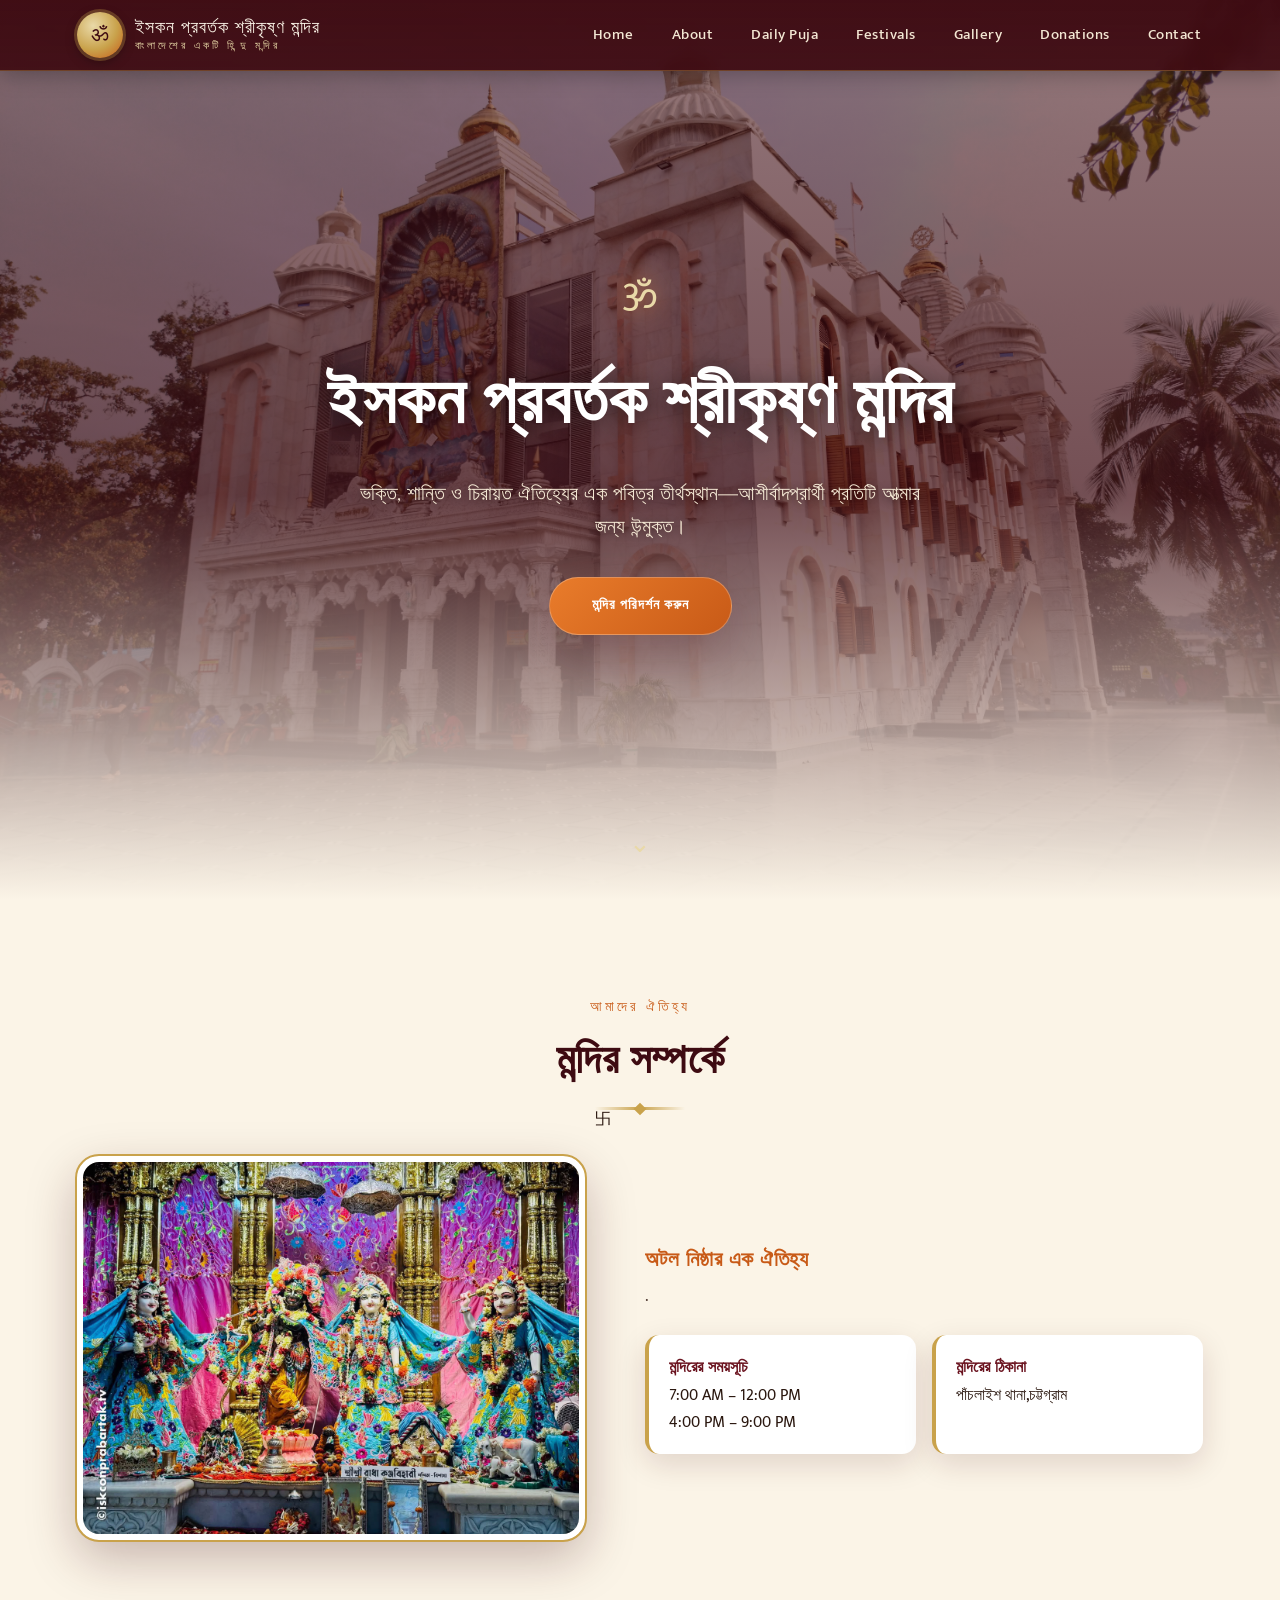
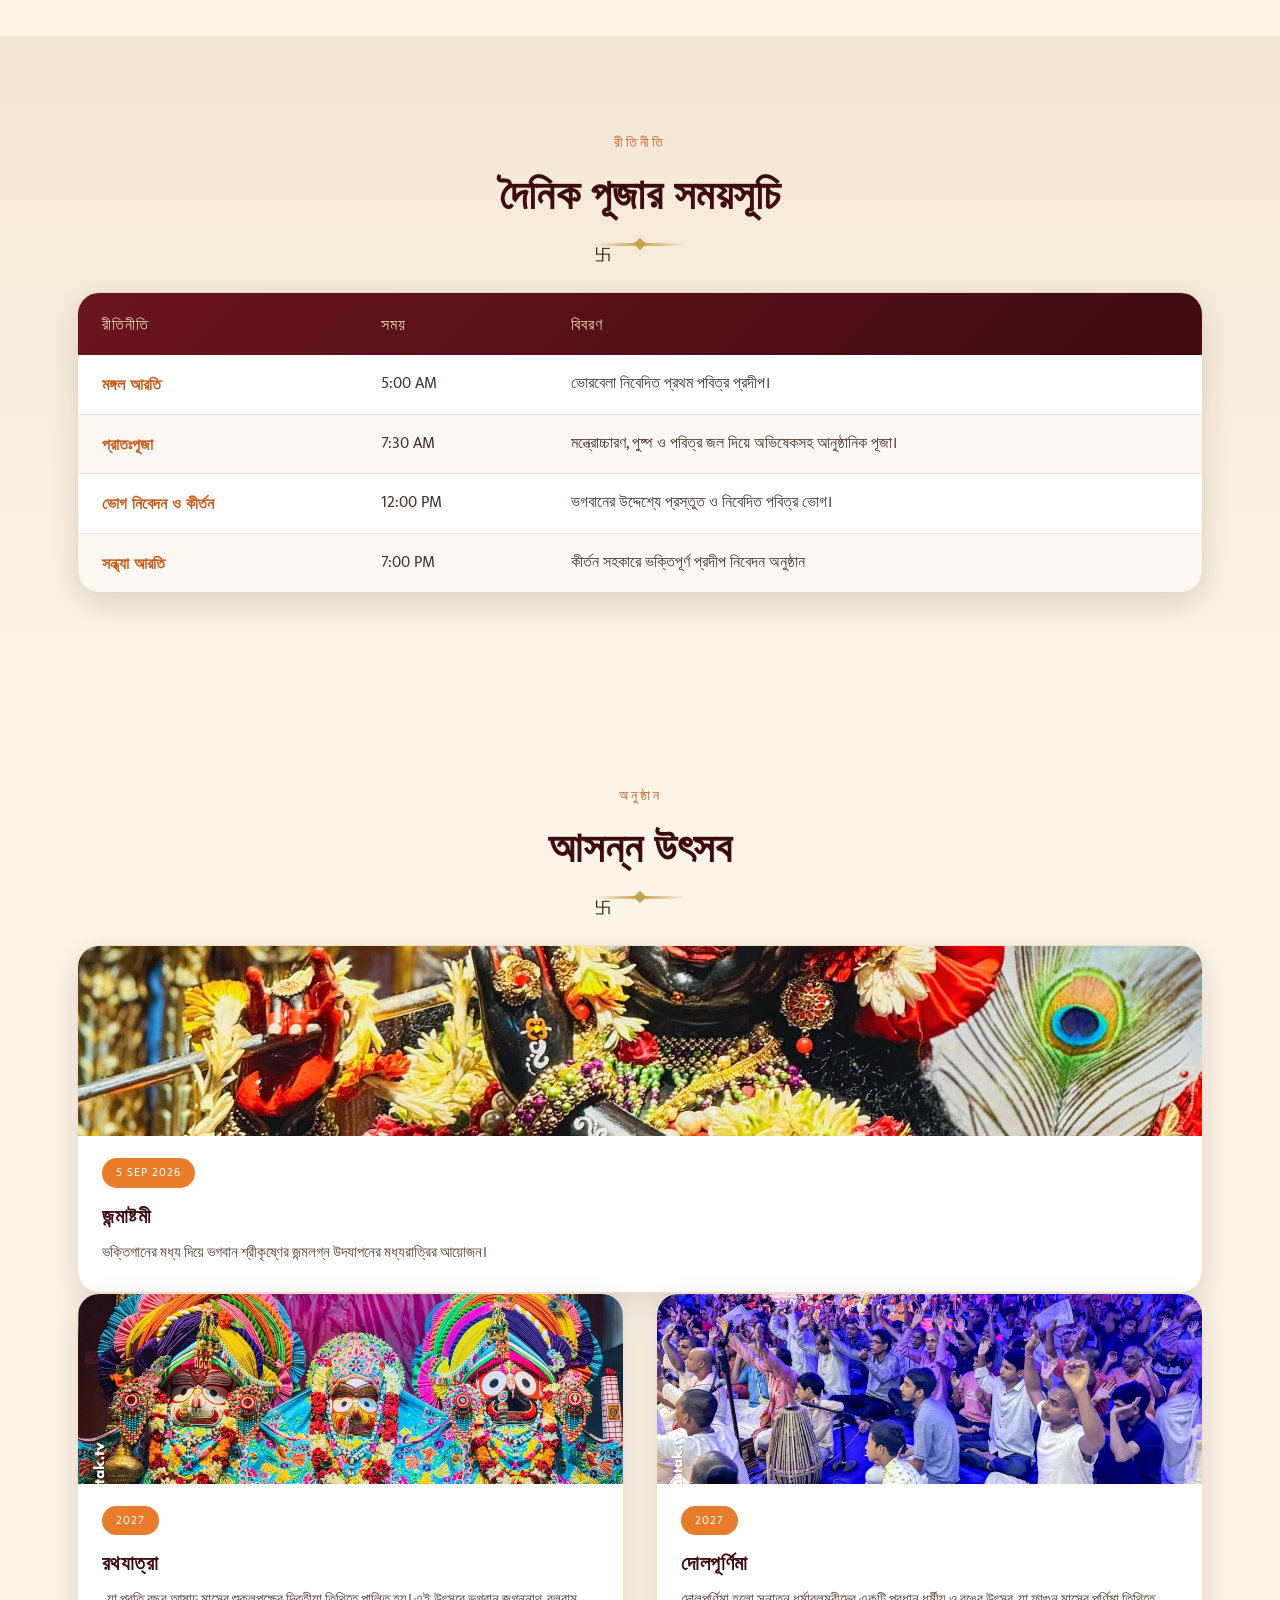
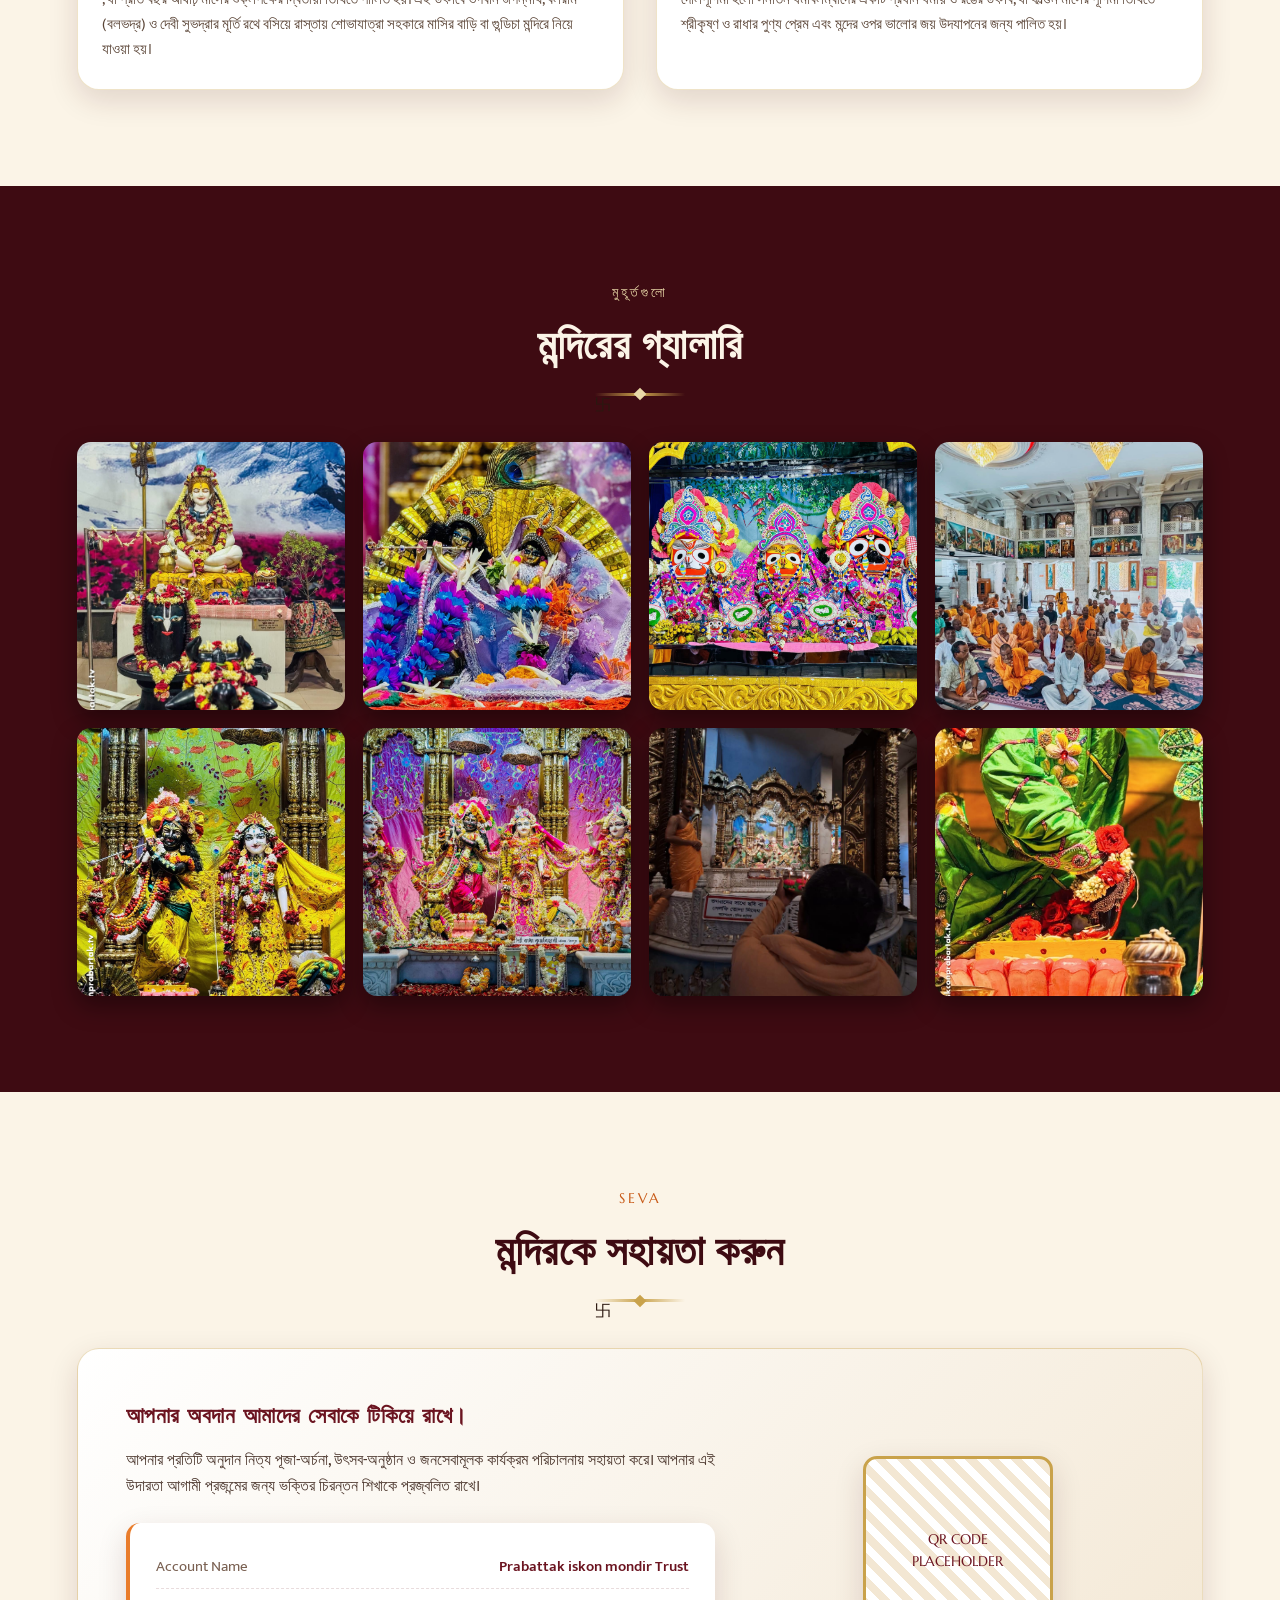
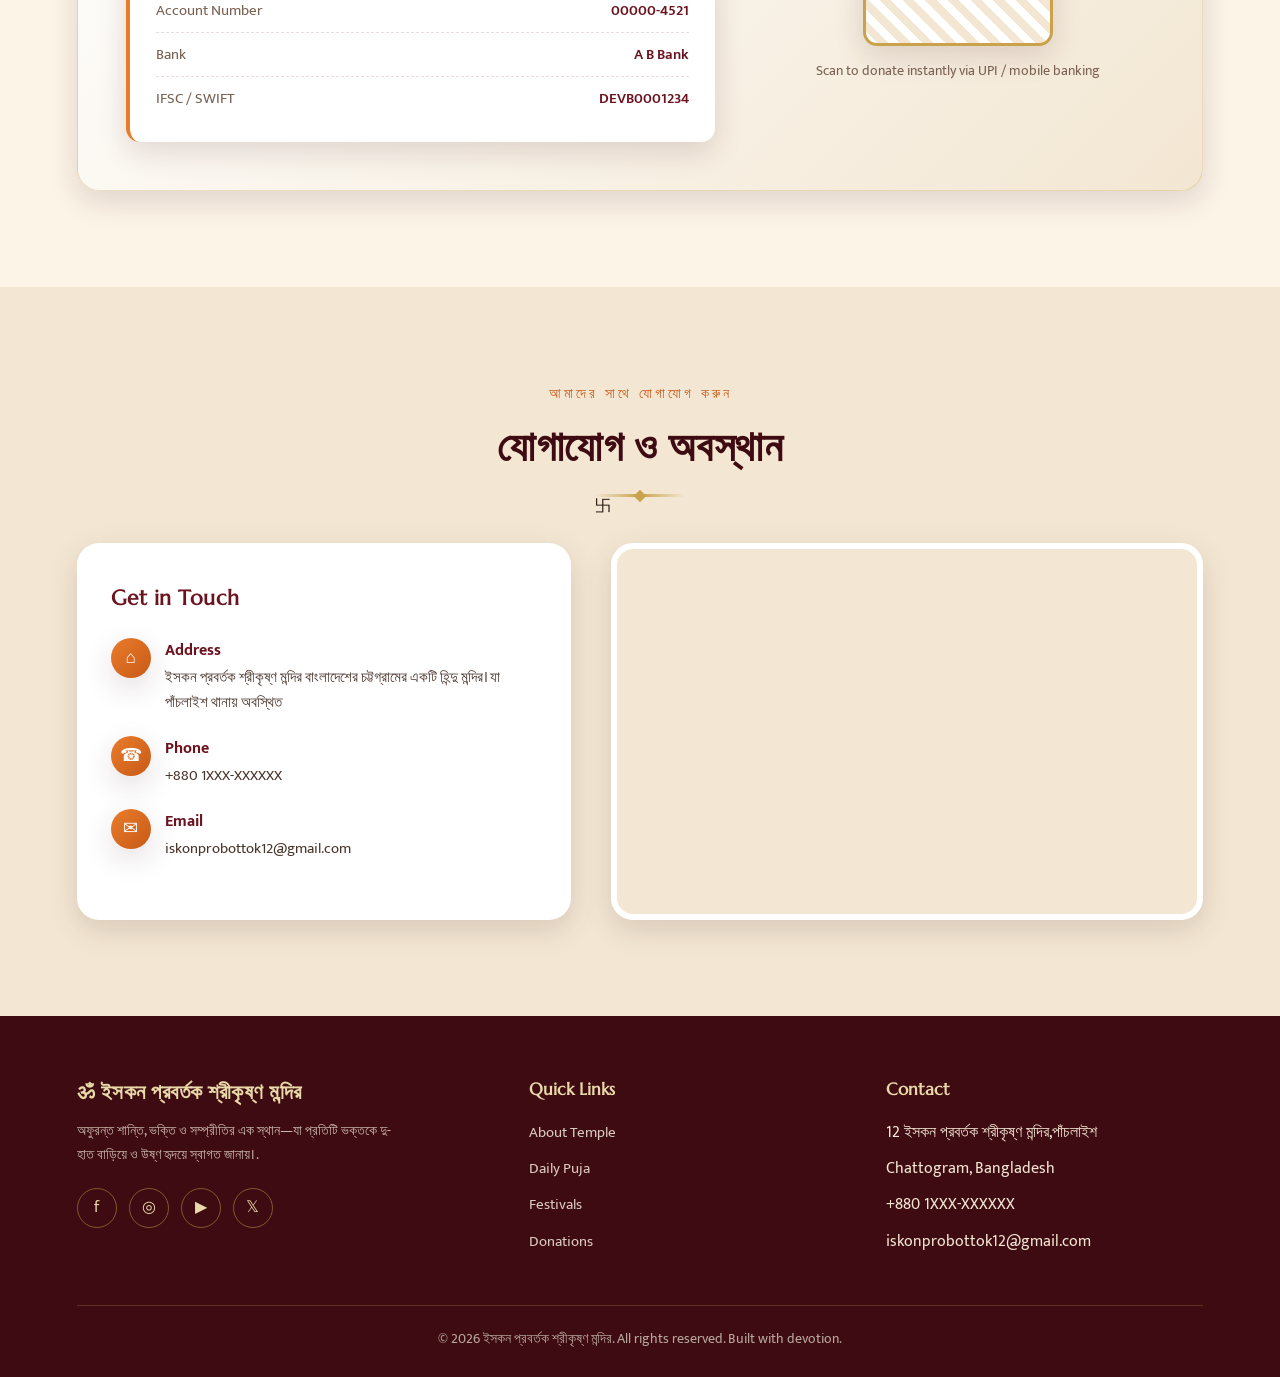
<file: tample-main/index (1).html>
<!DOCTYPE html>
<html lang="en">

<head>
  <meta charset="UTF-8">
  <meta name="viewport" content="width=device-width, initial-scale=1.0">
  <title>Shri Ananta Dham Temple</title>

  <!-- Google Fonts: a devotional display serif + a clean body sans -->
  <link rel="preconnect" href="https://fonts.googleapis.com">
  <link
    href="https://fonts.googleapis.com/css2?family=Cinzel:wght@500;600;700&family=Marcellus&family=Mukta:wght@300;400;500;600;700&display=swap"
    rel="stylesheet">
  <link rel="stylesheet" href="style.css">
  <style>

  </style>
</head>

<body>

  <!-- ============================================================
     NAVIGATION BAR — fixed, CSS-only mobile menu (checkbox hack)
============================================================ -->
  <nav class="navbar">
    <div class="nav-inner">
      <div class="brand">
        <div class="brand-mark">ॐ</div>
        <div class="brand-text">ইসকন প্রবর্তক শ্রীকৃষ্ণ মন্দির
          <span>বাংলাদেশের একটি হিন্দু মন্দির</span>
        </div>
      </div>

      <input type="checkbox" id="nav-toggle" class="nav-toggle">
      <label for="nav-toggle" class="hamburger-label" aria-label="Toggle menu">
        <span></span><span></span><span></span>
      </label>

      <ul class="nav-links">
        <li><a href="#home">Home</a></li>
        <li><a href="#about">About</a></li>
        <li><a href="#puja">Daily Puja</a></li>
        <li><a href="#festivals">Festivals</a></li>
        <li><a href="#gallery">Gallery</a></li>
        <li><a href="#donation">Donations</a></li>
        <li><a href="#contact">Contact</a></li>
      </ul>
    </div>
  </nav>

  <!-- ============================================================
     HOME / HERO
============================================================ -->
  <header id="home" class="hero">
    <div class="hero-content">
      <div class="hero-om">ॐ</div>
      <h1>ইসকন প্রবর্তক শ্রীকৃষ্ণ মন্দির</h1>
      <p> ভক্তি, শান্তি ও চিরায়ত ঐতিহ্যের এক পবিত্র তীর্থস্থান—আশীর্বাদপ্রার্থী প্রতিটি আত্মার জন্য উন্মুক্ত।</p>
      <a href="#contact" class="btn-primary">মন্দির পরিদর্শন করুন</a>
    </div>
    <div class="hero-scroll">⌄</div>
  </header>

  <!-- ============================================================
     ABOUT TEMPLE
============================================================ -->
  <section id="about">
    <span class="section-eyebrow">আমাদের ঐতিহ্য</span>
    <h2 class="section-title">মন্দির সম্পর্কে</h2>
    <div class="section-divider"></div>

    <div class="about-grid">
      <img class="about-img" ইসকন প্রবর্তক শ্রীকৃষ্ণ মন্দির বাংলাদেশের চট্টগ্রামের একটি হিন্দু মন্দির। যা পাঁচলাইশ
        থানায় অবস্থিত এবং আন্তর্জাতিক কৃষ্ণভাবনামৃত সংঘ পরিচালিত। বাংলাদেশে তৈরি সবচেয়ে ব্যয়বহুলএই মন্দিরের দৈর্ঘ্য
        ১শ ফুট, প্রস্থ ৫০ ফুট, উচ্চতা ৬৫ ফুট এবং ৯টি গম্বুজ রয়েছে।[২] মন্দিরটি শ্রীচৈতন্য মহাপ্রভুর প্রচারিত ভক্তি
        আন্দোলনের ধারাকে অনুসরণ করে হরে কৃষ্ণ মহামন্ত্র প্রচার, ভাগবত পাঠ, ধর্মীয় উৎসব উদযাপন এবং নৈতিক ও আধ্যাত্মিক
        শিক্ষার মাধ্যমে সাধারণ মানুষের মধ্যে ধর্মীয় সচেতনতা বৃদ্ধিতে ভূমিকা পালন করে আসছে। src="probatak.jpeg"
        alt="Temple sanctum with idol and diyas">

      <div class="about-text">
        <h3>অটল নিষ্ঠার এক ঐতিহ্য</h3>
        <p>.</p>
        <!-- 
        <h3>The Presiding Deity</h3>
        <p>The temple's sanctum enshrines the divine idol of Lord Vishnu, worshipped here in his eternal form as the
          preserver — flanked by Goddess Lakshmi, embodying prosperity and grace.</p> -->

        <div class="info-cards">
          <div class="info-card">
            <strong>মন্দিরের সময়সূচি</strong>
            7:00 AM – 12:00 PM<br>4:00 PM – 9:00 PM
          </div>
          <div class="info-card">
            <strong>মন্দিরের ঠিকানা</strong>
            পাঁচলাইশ থানা,চট্টগ্রাম
          </div>
        </div>
      </div>
    </div>
  </section>

  <!-- ============================================================
     DAILY PUJA SCHEDULE
============================================================ -->
  <section id="puja" class="puja-section">
    <span class="section-eyebrow">রীতিনীতি</span>
    <h2 class="section-title">দৈনিক পূজার সময়সূচি</h2>
    <div class="section-divider"></div>

    <div class="puja-table-wrap">
      <table>
        <thead>
          <tr>
            <th>রীতিনীতি</th>
            <th>সময়</th>
            <th>বিবরণ</th>
          </tr>
        </thead>
        <tbody>
          <tr>
            <td class="ritual-name">মঙ্গল আরতি</td>
            <td>5:00 AM</td>
            <td>ভোরবেলা নিবেদিত প্রথম পবিত্র প্রদীপ।</td>
          </tr>
          <tr>
            <td class="ritual-name">প্রাতঃপূজা</td>
            <td>7:30 AM</td>
            <td>মন্ত্রোচ্চারণ, পুষ্প ও পবিত্র জল দিয়ে অভিষেকসহ আনুষ্ঠানিক পূজা।</td>
          </tr>
          <tr>
            <td class="ritual-name">ভোগ নিবেদন ও কীর্তন</td>
            <td>12:00 PM</td>
            <td>ভগবানের উদ্দেশ্যে প্রস্তুত ও নিবেদিত পবিত্র ভোগ।</td>
          </tr>
          <tr>
            <td class="ritual-name">সন্ধ্যা আরতি</td>
            <td>7:00 PM</td>
            <td>কীর্তন সহকারে ভক্তিপূর্ণ প্রদীপ নিবেদন অনুষ্ঠান</td>
          </tr>
          <!-- <tr>
            <td class="ritual-name">Special Puja</td>
            <td>8:30 PM</td>
            <td>Personal puja bookings for devotees on auspicious occasions.</td>
          </tr> -->
        </tbody>
      </table>
    </div>
  </section>

  <!-- ============================================================
     UPCOMING FESTIVALS
============================================================ -->
  <section id="festivals">
    <span class="section-eyebrow">অনুষ্ঠান</span>
    <h2 class="section-title">আসন্ন উৎসব</h2>
    <div class="section-divider"></div>

    <div class="festival-card">
      <div class="festival-img">
        <img src="krishna.jpg" alt="Krishna Janmashtami decorations">
      </div>
      <div class="festival-body">
        <span class="festival-date">5 sep 2026</span>
        <h3>জন্মাষ্টমী</h3>
        <p>ভক্তিগানের মধ্য দিয়ে ভগবান শ্রীকৃষ্ণের জন্মলগ্ন উদযাপনের মধ্যরাত্রির আয়োজন।</p>
      </div>
    </div>
    <div class="festival-grid">
      <div class="festival-card">
        <div class="festival-img">
          <img src="jogoonath.jpg" alt="Diwali diyas and lights">
        </div>
        <div class="festival-body">
          <span class="festival-date">2027</span>
          <h3>রথযাত্রা</h3>
          <p>, যা প্রতি বছর আষাঢ় মাসের শুক্লপক্ষের দ্বিতীয়া তিথিতে পালিত হয়। এই উৎসবে ভগবান জগন্নাথ, বলরাম (বলভদ্র) ও
            দেবী
            সুভদ্রার মূর্তি রথে বসিয়ে রাস্তায় শোভাযাত্রা সহকারে মাসির বাড়ি বা গুন্ডিচা মন্দিরে নিয়ে যাওয়া হয়।</p>
        </div>
      </div>

      <!-- <div class="festival-card">
        <div class="festival-img">
          <img src="https://images.unsplash.com/photo-1583225214464-9296029427aa?q=80&w=800&auto=format&fit=crop"
            alt="Colorful powders for Holi">
        </div>
        <div class="festival-body">
          <span class="festival-date">04 Mar 2027</span>
          <h3>হোলি উৎসব</h3>
          <p>মন্দিরের প্রাঙ্গণে রঙ, সঙ্গীত ও সমষ্টিগত আনন্দের এক প্রাণবন্ত উদযাপন।</p>
        </div>
      </div> -->



      <div class="festival-card">
        <div class="festival-img">
          <img src="holy.jpg" alt="Navratri festival decoration">
        </div>
        <div class="festival-body">
          <span class="festival-date">2027</span>
          <h3>দোলপূর্ণিমা</h3>
          <p>দোলপূর্ণিমা হলো সনাতন ধর্মাবলম্বীদের একটি প্রধান ধর্মীয় ও রঙের উৎসব, যা ফাল্গুন মাসের পূর্ণিমা তিথিতে
            শ্রীকৃষ্ণ ও রাধার
            পুণ্য প্রেম এবং মন্দের ওপর ভালোর জয় উদযাপনের জন্য পালিত হয়।</p>
        </div>
      </div>
    </div>
  </section>

  <!-- ============================================================
     TEMPLE GALLERY
============================================================ -->
  <section id="gallery" class="gallery-section">
    <span class="section-eyebrow">মুহূর্তগুলো</span>
    <h2 class="section-title">মন্দিরের গ্যালারি</h2>
    <div class="section-divider"></div>

    <div class="gallery-grid">
      <div class="gallery-item">
        <img src="1.jpg" alt="Temple architecture">
        <div class="gallery-caption">মহাদেব মন্দির</div>
      </div>
      <div class="gallery-item">
        <img src="2.jpg" alt="Evening aarti ceremony">
        <div class="gallery-caption">রাধা কৃষ্ণের ছবি</div>
      </div>
      <div class="gallery-item">
        <img src="3.jpg" alt="Temple entrance gate">
        <div class="gallery-caption">জগন্নাথ,বলরাম, সুভদ্রা</div>
      </div>
      <div class="gallery-item">
        <img src="4.jpg" alt="Diyas and flowers">
        <div class="gallery-caption">জগন্নাথ,বলরাম, সুভদ্রা</div>
      </div>
      <div class="gallery-item">
        <img src="5.jpg" alt="Devotees during festival">
        <div class="gallery-caption">রাধা কৃষ্ণের ছবি</div>
      </div>
      <div class="gallery-item">
        <img src="6.jpg" alt="Temple courtyard at dusk">
        <div class="gallery-caption">রাধা কৃষ্ণের ছবি</div>
      </div>
      <div class="gallery-item">
        <img src="7.jpg" alt="Devotees during festival">
        <div class="gallery-caption">ভোগ নিবেদন</div>
      </div>
      <div class="gallery-item">
        <img src="8.jpg" alt="Temple courtyard at dusk">
        <div class="gallery-caption">চরণ</div>
      </div>
    </div>

  </section>

  <!-- ============================================================
     DONATION SECTION
============================================================ -->
  <section id="donation">
    <span class="section-eyebrow">Seva</span>
    <h2 class="section-title">মন্দিরকে সহায়তা করুন</h2>
    <div class="section-divider"></div>

    <div class="donation-wrap">
      <div class="donation-text">
        <h3>আপনার অবদান আমাদের সেবাকে টিকিয়ে রাখে।</h3>
        <p>আপনার প্রতিটি অনুদান নিত্য পূজা-অর্চনা, উৎসব-অনুষ্ঠান ও জনসেবামূলক কার্যক্রম পরিচালনায় সহায়তা করে। আপনার এই
          উদারতা আগামী
          প্রজন্মের জন্য ভক্তির চিরন্তন শিখাকে প্রজ্বলিত রাখে।</p>

        <div class="bank-details">
          <div><span>Account Name</span><span>Prabattak iskon mondir Trust</span></div>
          <div><span>Account Number</span><span>00000-4521</span></div>
          <div><span>Bank</span><span>A B Bank</span></div>
          <div><span>IFSC / SWIFT</span><span>DEVB0001234</span></div>
        </div>
      </div>

      <div class="qr-box">
        <div class="qr-placeholder">QR CODE<br>PLACEHOLDER</div>
        <p>Scan to donate instantly via UPI / mobile banking</p>
      </div>
    </div>
  </section>

  <!-- ============================================================
     CONTACT SECTION
============================================================ -->
  <section id="contact" class="contact-section">
    <span class="section-eyebrow">আমাদের সাথে যোগাযোগ করুন</span>
    <h2 class="section-title">যোগাযোগ ও অবস্থান</h2>
    <div class="section-divider"></div>

    <div class="contact-grid">
      <div class="contact-info">
        <h3>Get in Touch</h3>

        <div class="contact-row">
          <div class="contact-icon">⌂</div>
          <div>
            <strong>Address</strong>
            <p>ইসকন প্রবর্তক শ্রীকৃষ্ণ মন্দির বাংলাদেশের চট্টগ্রামের একটি হিন্দু মন্দির। যা পাঁচলাইশ থানায় অবস্থিত</p>
          </div>
        </div>

        <div class="contact-row">
          <div class="contact-icon">☎</div>
          <div>
            <strong>Phone</strong>
            <p>+880 1XXX-XXXXXX</p>
          </div>
        </div>

        <div class="contact-row">
          <div class="contact-icon">✉</div>
          <div>
            <strong>Email</strong>
            <p>iskonprobottok12@gmail.com</p>
          </div>
        </div>
      </div>

      <div class="map-wrap">
        <iframe src="https://maps.app.goo.gl/NVBawoLeMXVyo9P66?g_st=iw" loading="lazy"
          referrerpolicy="no-referrer-when-downgrade" title="Temple location map">
        </iframe>
      </div>
    </div>
  </section>

  <!-- ============================================================
     FOOTER
============================================================ -->
  <footer>
    <div class="footer-grid">
      <div class="footer-brand">
        <h3>ॐ ইসকন প্রবর্তক শ্রীকৃষ্ণ মন্দির</h3>
        <p>অফুরন্ত শান্তি, ভক্তি ও সম্প্রীতির এক স্থান—যা প্রতিটি ভক্তকে দু-হাত বাড়িয়ে ও উষ্ণ হৃদয়ে স্বাগত জানায়।.
        </p>
        <div class="social-icons" style="margin-top:20px;">
          <a href="#" aria-label="Facebook">f</a>
          <a href="#" aria-label="Instagram">◎</a>
          <a href="#" aria-label="YouTube">▶</a>
          <a href="#" aria-label="Twitter">𝕏</a>
        </div>
      </div>

      <div class="footer-quick">
        <h4>Quick Links</h4>
        <ul class="footer-links">
          <li><a href="#about">About Temple</a></li>
          <li><a href="#puja">Daily Puja</a></li>
          <li><a href="#festivals">Festivals</a></li>
          <li><a href="#donation">Donations</a></li>
        </ul>
      </div>

      <div class="footer-contact">
        <h4>Contact</h4>
        <ul class="footer-links">
          <li>12 ইসকন প্রবর্তক শ্রীকৃষ্ণ মন্দির,পাঁচলাইশ</li>
          <li>Chattogram, Bangladesh</li>
          <li>+880 1XXX-XXXXXX</li>
          <li>iskonprobottok12@gmail.com</li>
        </ul>
      </div>
    </div>

    <div class="footer-bottom">
      &copy; 2026 ইসকন প্রবর্তক শ্রীকৃষ্ণ মন্দির. All rights reserved. Built with devotion.
    </div>
  </footer>

</body>

</html>
</file>
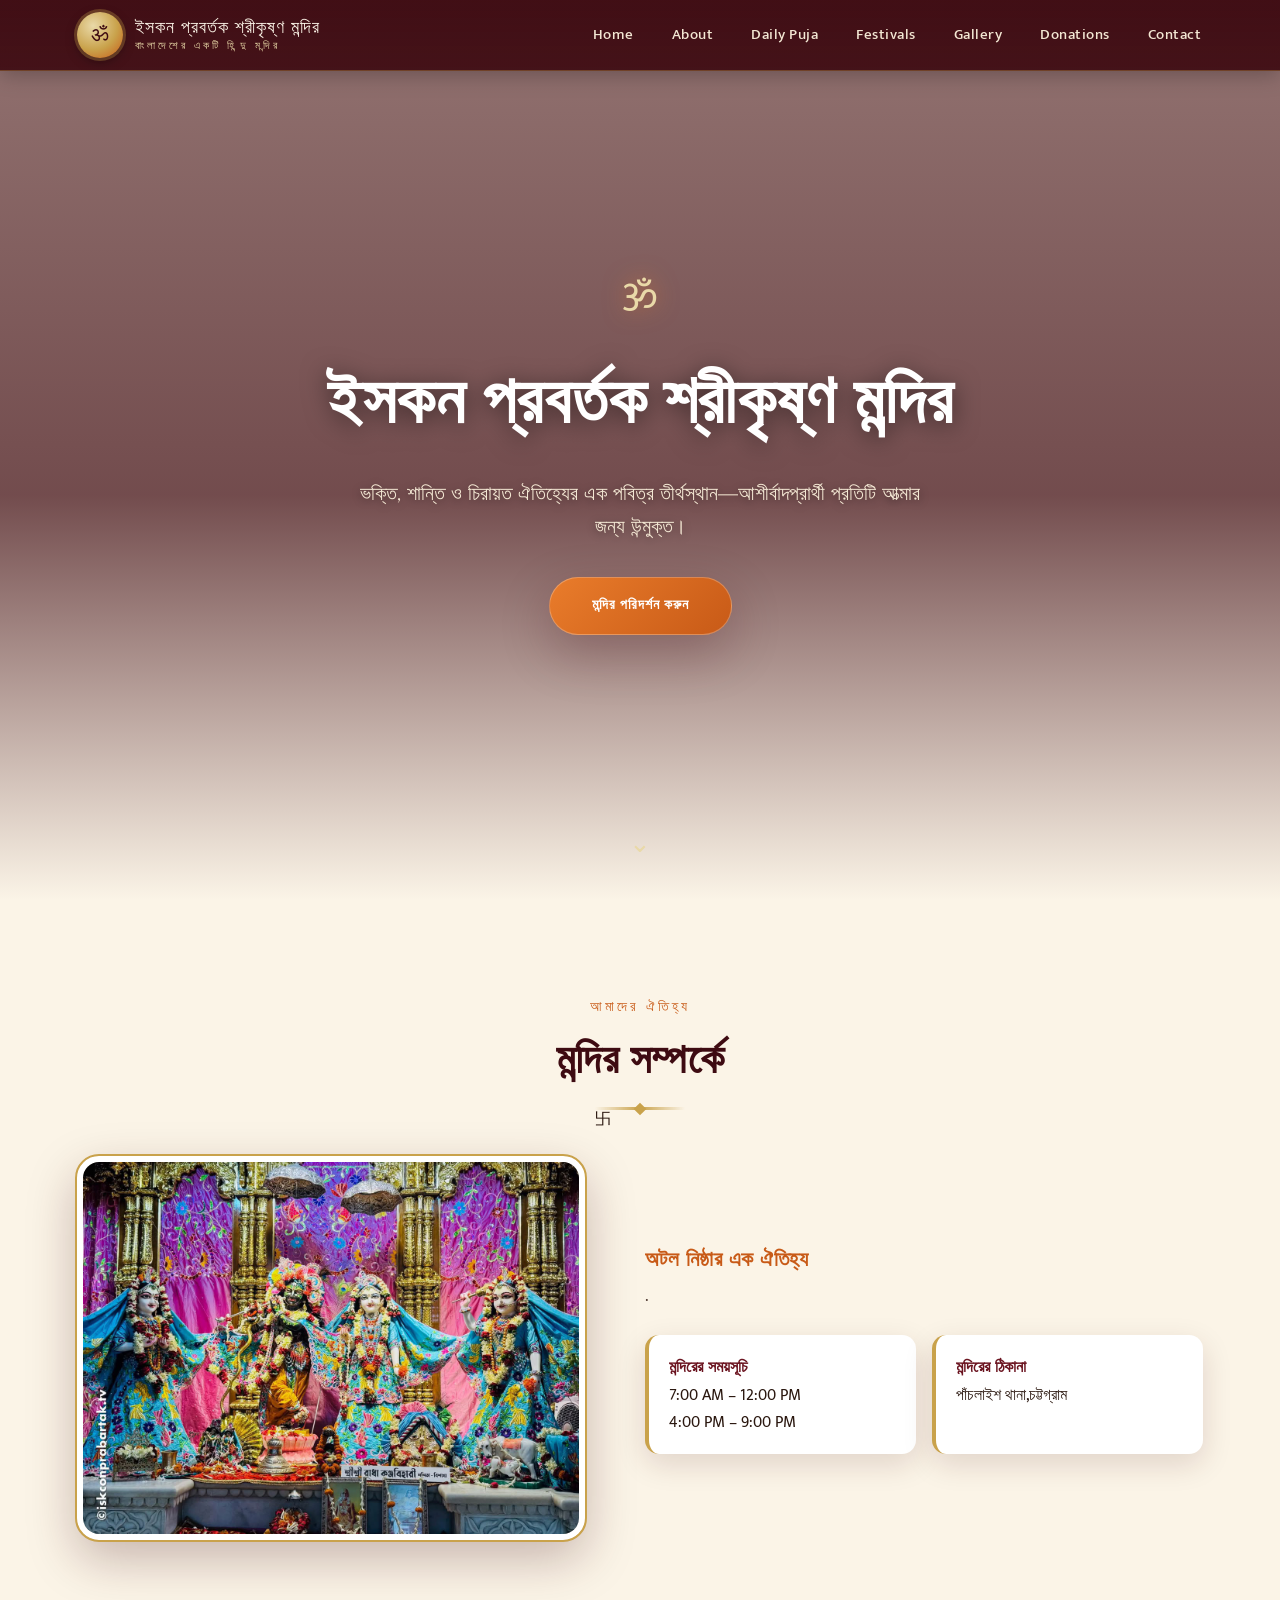
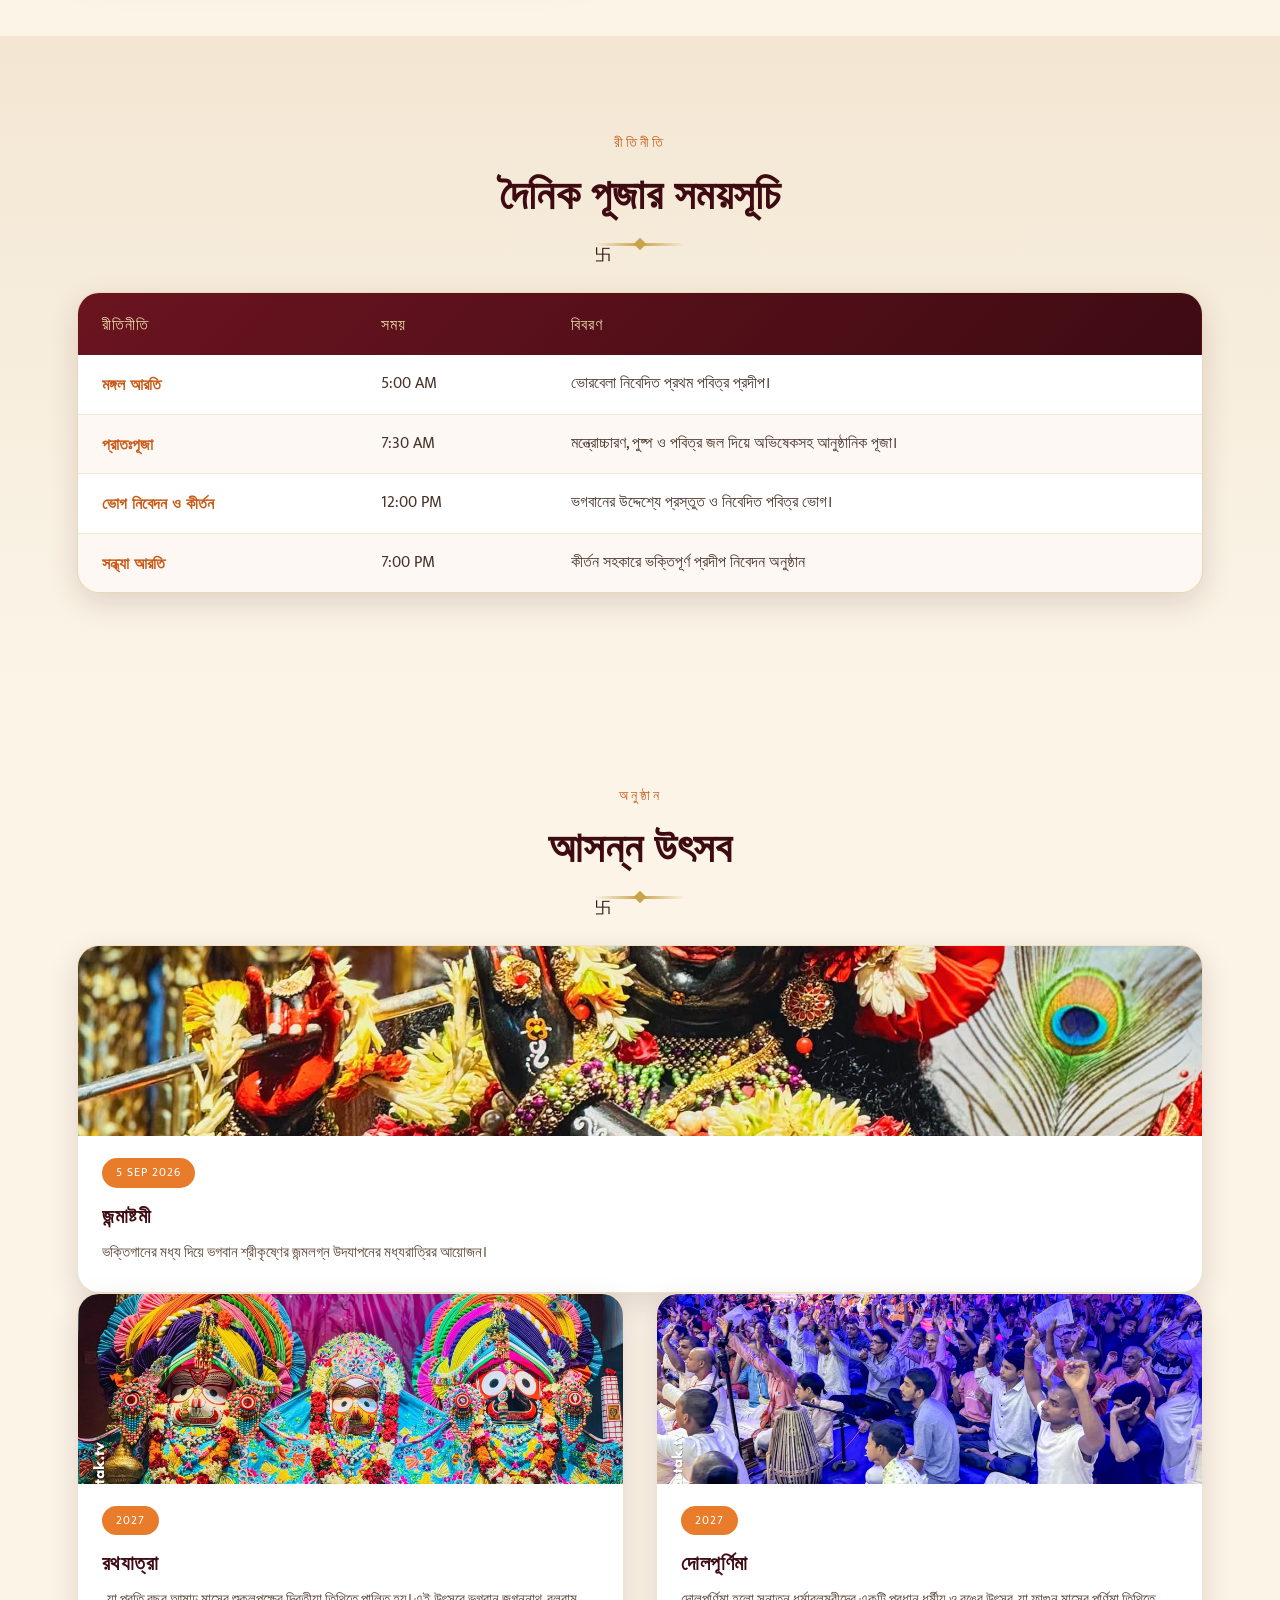
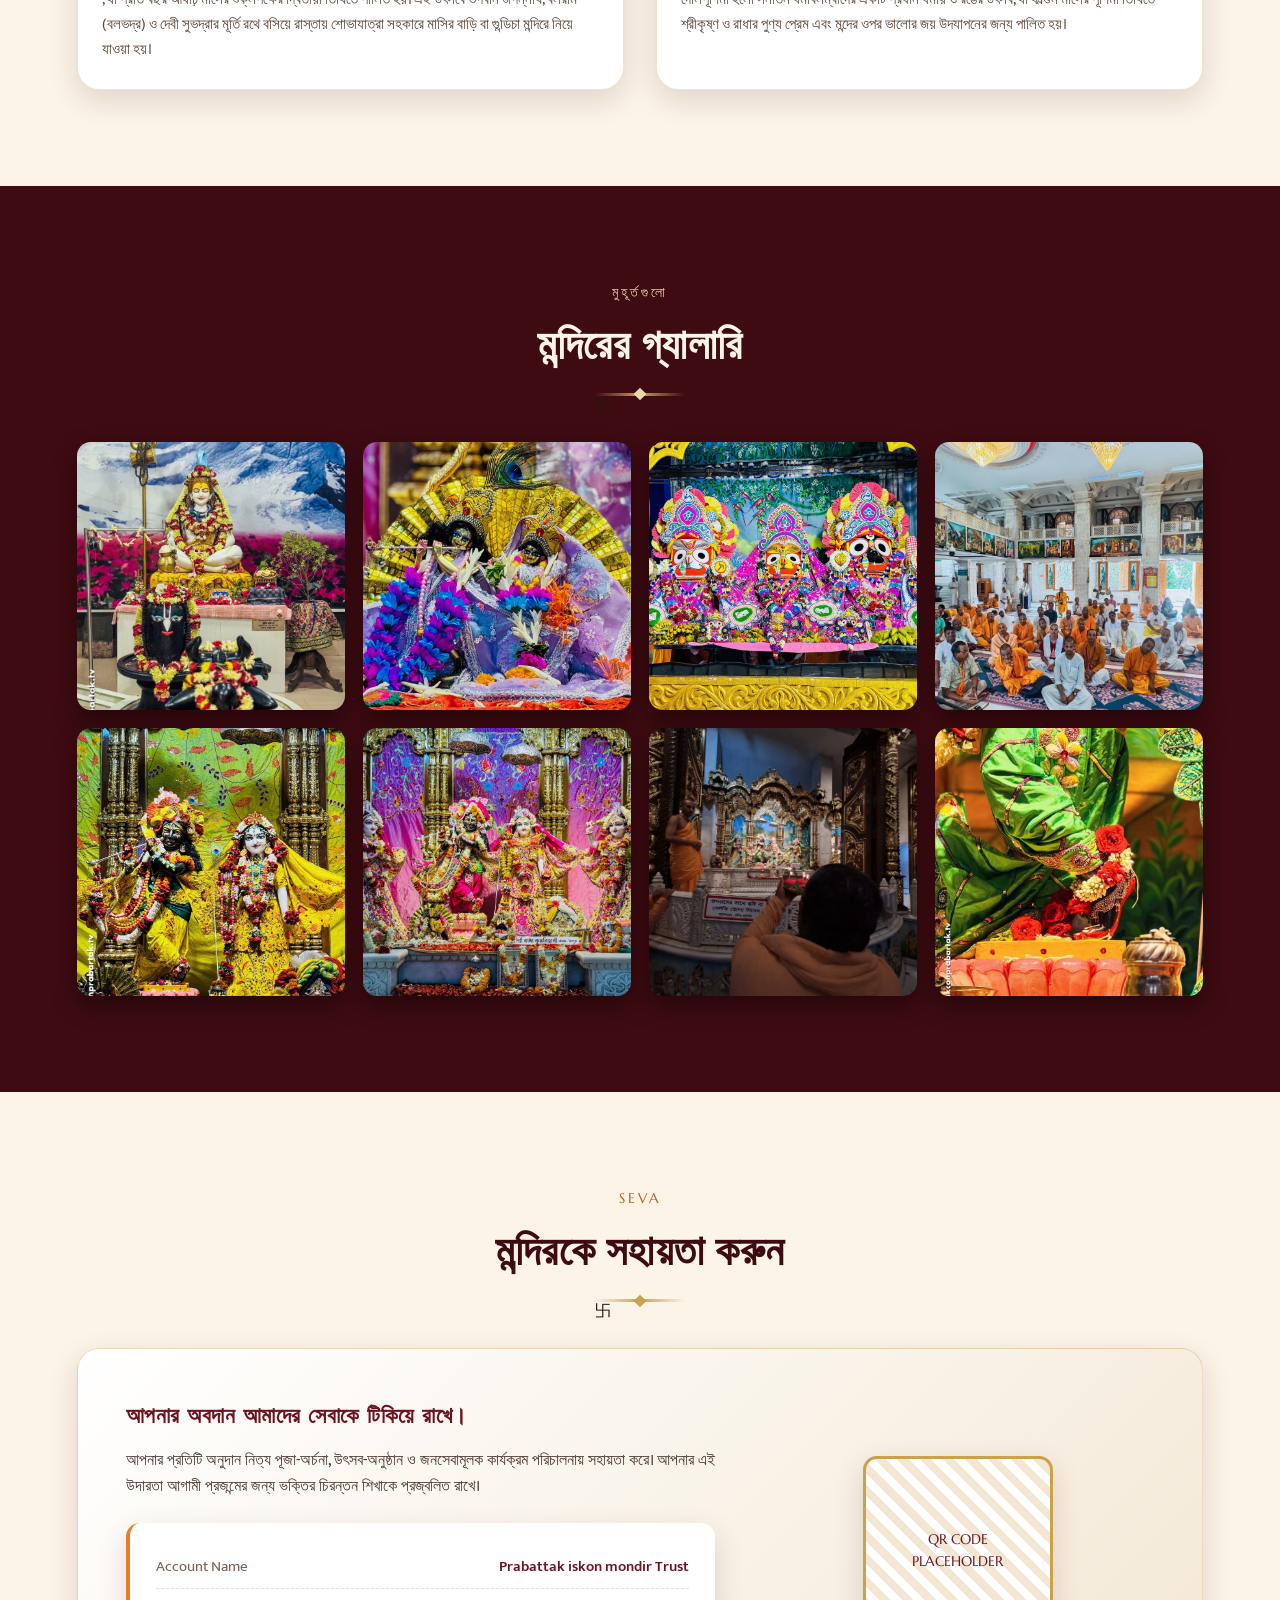
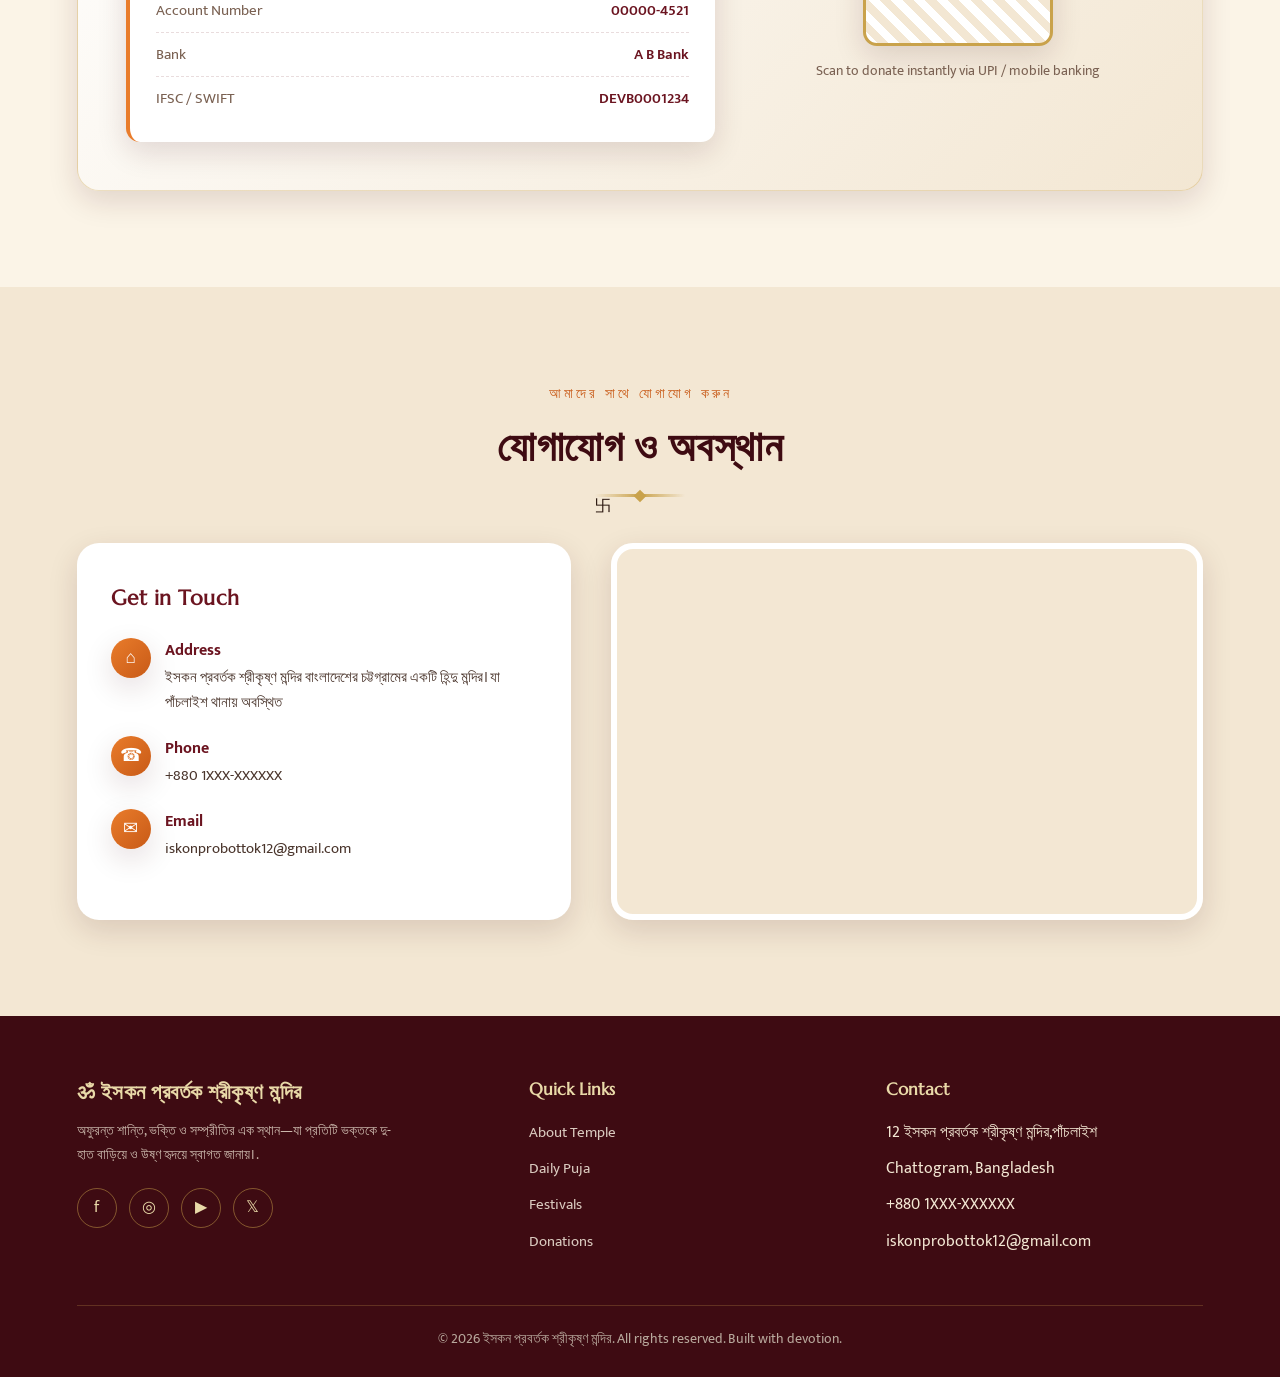
<file: Tample/index (1).html>
<!DOCTYPE html>
<html lang="en">

<head>
  <meta charset="UTF-8">
  <meta name="viewport" content="width=device-width, initial-scale=1.0">
  <title>Shri Ananta Dham Temple</title>

  <!-- Google Fonts: a devotional display serif + a clean body sans -->
  <link rel="preconnect" href="https://fonts.googleapis.com">
  <link
    href="https://fonts.googleapis.com/css2?family=Cinzel:wght@500;600;700&family=Marcellus&family=Mukta:wght@300;400;500;600;700&display=swap"
    rel="stylesheet">
  <link rel="stylesheet" href="style.css">
  <style>

  </style>
</head>

<body>

  <!-- ============================================================
     NAVIGATION BAR — fixed, CSS-only mobile menu (checkbox hack)
============================================================ -->
  <nav class="navbar">
    <div class="nav-inner">
      <div class="brand">
        <div class="brand-mark">ॐ</div>
        <div class="brand-text">ইসকন প্রবর্তক শ্রীকৃষ্ণ মন্দির
          <span>বাংলাদেশের একটি হিন্দু মন্দির</span>
        </div>
      </div>

      <input type="checkbox" id="nav-toggle" class="nav-toggle">
      <label for="nav-toggle" class="hamburger-label" aria-label="Toggle menu">
        <span></span><span></span><span></span>
      </label>

      <ul class="nav-links">
        <li><a href="#home">Home</a></li>
        <li><a href="#about">About</a></li>
        <li><a href="#puja">Daily Puja</a></li>
        <li><a href="#festivals">Festivals</a></li>
        <li><a href="#gallery">Gallery</a></li>
        <li><a href="#donation">Donations</a></li>
        <li><a href="#contact">Contact</a></li>
      </ul>
    </div>
  </nav>

  <!-- ============================================================
     HOME / HERO
============================================================ -->
  <header id="home" class="hero">
    <div class="hero-content">
      <div class="hero-om">ॐ</div>
      <h1>ইসকন প্রবর্তক শ্রীকৃষ্ণ মন্দির</h1>
      <p> ভক্তি, শান্তি ও চিরায়ত ঐতিহ্যের এক পবিত্র তীর্থস্থান—আশীর্বাদপ্রার্থী প্রতিটি আত্মার জন্য উন্মুক্ত।</p>
      <a href="#contact" class="btn-primary">মন্দির পরিদর্শন করুন</a>
    </div>
    <div class="hero-scroll">⌄</div>
  </header>

  <!-- ============================================================
     ABOUT TEMPLE
============================================================ -->
  <section id="about">
    <span class="section-eyebrow">আমাদের ঐতিহ্য</span>
    <h2 class="section-title">মন্দির সম্পর্কে</h2>
    <div class="section-divider"></div>

    <div class="about-grid">
      <img class="about-img" ইসকন প্রবর্তক শ্রীকৃষ্ণ মন্দির বাংলাদেশের চট্টগ্রামের একটি হিন্দু মন্দির। যা পাঁচলাইশ
        থানায় অবস্থিত এবং আন্তর্জাতিক কৃষ্ণভাবনামৃত সংঘ পরিচালিত। বাংলাদেশে তৈরি সবচেয়ে ব্যয়বহুলএই মন্দিরের দৈর্ঘ্য
        ১শ ফুট, প্রস্থ ৫০ ফুট, উচ্চতা ৬৫ ফুট এবং ৯টি গম্বুজ রয়েছে।[২] মন্দিরটি শ্রীচৈতন্য মহাপ্রভুর প্রচারিত ভক্তি
        আন্দোলনের ধারাকে অনুসরণ করে হরে কৃষ্ণ মহামন্ত্র প্রচার, ভাগবত পাঠ, ধর্মীয় উৎসব উদযাপন এবং নৈতিক ও আধ্যাত্মিক
        শিক্ষার মাধ্যমে সাধারণ মানুষের মধ্যে ধর্মীয় সচেতনতা বৃদ্ধিতে ভূমিকা পালন করে আসছে। src="probatak.jpeg"
        alt="Temple sanctum with idol and diyas">

      <div class="about-text">
        <h3>অটল নিষ্ঠার এক ঐতিহ্য</h3>
        <p>.</p>
        <!-- 
        <h3>The Presiding Deity</h3>
        <p>The temple's sanctum enshrines the divine idol of Lord Vishnu, worshipped here in his eternal form as the
          preserver — flanked by Goddess Lakshmi, embodying prosperity and grace.</p> -->

        <div class="info-cards">
          <div class="info-card">
            <strong>মন্দিরের সময়সূচি</strong>
            7:00 AM – 12:00 PM<br>4:00 PM – 9:00 PM
          </div>
          <div class="info-card">
            <strong>মন্দিরের ঠিকানা</strong>
            পাঁচলাইশ থানা,চট্টগ্রাম
          </div>
        </div>
      </div>
    </div>
  </section>

  <!-- ============================================================
     DAILY PUJA SCHEDULE
============================================================ -->
  <section id="puja" class="puja-section">
    <span class="section-eyebrow">রীতিনীতি</span>
    <h2 class="section-title">দৈনিক পূজার সময়সূচি</h2>
    <div class="section-divider"></div>

    <div class="puja-table-wrap">
      <table>
        <thead>
          <tr>
            <th>রীতিনীতি</th>
            <th>সময়</th>
            <th>বিবরণ</th>
          </tr>
        </thead>
        <tbody>
          <tr>
            <td class="ritual-name">মঙ্গল আরতি</td>
            <td>5:00 AM</td>
            <td>ভোরবেলা নিবেদিত প্রথম পবিত্র প্রদীপ।</td>
          </tr>
          <tr>
            <td class="ritual-name">প্রাতঃপূজা</td>
            <td>7:30 AM</td>
            <td>মন্ত্রোচ্চারণ, পুষ্প ও পবিত্র জল দিয়ে অভিষেকসহ আনুষ্ঠানিক পূজা।</td>
          </tr>
          <tr>
            <td class="ritual-name">ভোগ নিবেদন ও কীর্তন</td>
            <td>12:00 PM</td>
            <td>ভগবানের উদ্দেশ্যে প্রস্তুত ও নিবেদিত পবিত্র ভোগ।</td>
          </tr>
          <tr>
            <td class="ritual-name">সন্ধ্যা আরতি</td>
            <td>7:00 PM</td>
            <td>কীর্তন সহকারে ভক্তিপূর্ণ প্রদীপ নিবেদন অনুষ্ঠান</td>
          </tr>
          <!-- <tr>
            <td class="ritual-name">Special Puja</td>
            <td>8:30 PM</td>
            <td>Personal puja bookings for devotees on auspicious occasions.</td>
          </tr> -->
        </tbody>
      </table>
    </div>
  </section>

  <!-- ============================================================
     UPCOMING FESTIVALS
============================================================ -->
  <section id="festivals">
    <span class="section-eyebrow">অনুষ্ঠান</span>
    <h2 class="section-title">আসন্ন উৎসব</h2>
    <div class="section-divider"></div>

    <div class="festival-card">
      <div class="festival-img">
        <img src="krishna.jpg" alt="Krishna Janmashtami decorations">
      </div>
      <div class="festival-body">
        <span class="festival-date">5 sep 2026</span>
        <h3>জন্মাষ্টমী</h3>
        <p>ভক্তিগানের মধ্য দিয়ে ভগবান শ্রীকৃষ্ণের জন্মলগ্ন উদযাপনের মধ্যরাত্রির আয়োজন।</p>
      </div>
    </div>
    <div class="festival-grid">
      <div class="festival-card">
        <div class="festival-img">
          <img src="jogoonath.jpg" alt="Diwali diyas and lights">
        </div>
        <div class="festival-body">
          <span class="festival-date">2027</span>
          <h3>রথযাত্রা</h3>
          <p>, যা প্রতি বছর আষাঢ় মাসের শুক্লপক্ষের দ্বিতীয়া তিথিতে পালিত হয়। এই উৎসবে ভগবান জগন্নাথ, বলরাম (বলভদ্র) ও
            দেবী
            সুভদ্রার মূর্তি রথে বসিয়ে রাস্তায় শোভাযাত্রা সহকারে মাসির বাড়ি বা গুন্ডিচা মন্দিরে নিয়ে যাওয়া হয়।</p>
        </div>
      </div>

      <!-- <div class="festival-card">
        <div class="festival-img">
          <img src="https://images.unsplash.com/photo-1583225214464-9296029427aa?q=80&w=800&auto=format&fit=crop"
            alt="Colorful powders for Holi">
        </div>
        <div class="festival-body">
          <span class="festival-date">04 Mar 2027</span>
          <h3>হোলি উৎসব</h3>
          <p>মন্দিরের প্রাঙ্গণে রঙ, সঙ্গীত ও সমষ্টিগত আনন্দের এক প্রাণবন্ত উদযাপন।</p>
        </div>
      </div> -->



      <div class="festival-card">
        <div class="festival-img">
          <img src="holy.jpg" alt="Navratri festival decoration">
        </div>
        <div class="festival-body">
          <span class="festival-date">2027</span>
          <h3>দোলপূর্ণিমা</h3>
          <p>দোলপূর্ণিমা হলো সনাতন ধর্মাবলম্বীদের একটি প্রধান ধর্মীয় ও রঙের উৎসব, যা ফাল্গুন মাসের পূর্ণিমা তিথিতে
            শ্রীকৃষ্ণ ও রাধার
            পুণ্য প্রেম এবং মন্দের ওপর ভালোর জয় উদযাপনের জন্য পালিত হয়।</p>
        </div>
      </div>
    </div>
  </section>

  <!-- ============================================================
     TEMPLE GALLERY
============================================================ -->
  <section id="gallery" class="gallery-section">
    <span class="section-eyebrow">মুহূর্তগুলো</span>
    <h2 class="section-title">মন্দিরের গ্যালারি</h2>
    <div class="section-divider"></div>

    <div class="gallery-grid">
      <div class="gallery-item">
        <img src="1.jpg" alt="Temple architecture">
        <div class="gallery-caption">মহাদেব মন্দির</div>
      </div>
      <div class="gallery-item">
        <img src="2.jpg" alt="Evening aarti ceremony">
        <div class="gallery-caption">রাধা কৃষ্ণের ছবি</div>
      </div>
      <div class="gallery-item">
        <img src="3.jpg" alt="Temple entrance gate">
        <div class="gallery-caption">জগন্নাথ,বলরাম, সুভদ্রা</div>
      </div>
      <div class="gallery-item">
        <img src="4.jpg" alt="Diyas and flowers">
        <div class="gallery-caption">জগন্নাথ,বলরাম, সুভদ্রা</div>
      </div>
      <div class="gallery-item">
        <img src="5.jpg" alt="Devotees during festival">
        <div class="gallery-caption">রাধা কৃষ্ণের ছবি</div>
      </div>
      <div class="gallery-item">
        <img src="6.jpg" alt="Temple courtyard at dusk">
        <div class="gallery-caption">রাধা কৃষ্ণের ছবি</div>
      </div>
      <div class="gallery-item">
        <img src="7.jpg" alt="Devotees during festival">
        <div class="gallery-caption">ভোগ নিবেদন</div>
      </div>
      <div class="gallery-item">
        <img src="8.jpg" alt="Temple courtyard at dusk">
        <div class="gallery-caption">চরণ</div>
      </div>
    </div>

  </section>

  <!-- ============================================================
     DONATION SECTION
============================================================ -->
  <section id="donation">
    <span class="section-eyebrow">Seva</span>
    <h2 class="section-title">মন্দিরকে সহায়তা করুন</h2>
    <div class="section-divider"></div>

    <div class="donation-wrap">
      <div class="donation-text">
        <h3>আপনার অবদান আমাদের সেবাকে টিকিয়ে রাখে।</h3>
        <p>আপনার প্রতিটি অনুদান নিত্য পূজা-অর্চনা, উৎসব-অনুষ্ঠান ও জনসেবামূলক কার্যক্রম পরিচালনায় সহায়তা করে। আপনার এই
          উদারতা আগামী
          প্রজন্মের জন্য ভক্তির চিরন্তন শিখাকে প্রজ্বলিত রাখে।</p>

        <div class="bank-details">
          <div><span>Account Name</span><span>Prabattak iskon mondir Trust</span></div>
          <div><span>Account Number</span><span>00000-4521</span></div>
          <div><span>Bank</span><span>A B Bank</span></div>
          <div><span>IFSC / SWIFT</span><span>DEVB0001234</span></div>
        </div>
      </div>

      <div class="qr-box">
        <div class="qr-placeholder">QR CODE<br>PLACEHOLDER</div>
        <p>Scan to donate instantly via UPI / mobile banking</p>
      </div>
    </div>
  </section>

  <!-- ============================================================
     CONTACT SECTION
============================================================ -->
  <section id="contact" class="contact-section">
    <span class="section-eyebrow">আমাদের সাথে যোগাযোগ করুন</span>
    <h2 class="section-title">যোগাযোগ ও অবস্থান</h2>
    <div class="section-divider"></div>

    <div class="contact-grid">
      <div class="contact-info">
        <h3>Get in Touch</h3>

        <div class="contact-row">
          <div class="contact-icon">⌂</div>
          <div>
            <strong>Address</strong>
            <p>ইসকন প্রবর্তক শ্রীকৃষ্ণ মন্দির বাংলাদেশের চট্টগ্রামের একটি হিন্দু মন্দির। যা পাঁচলাইশ থানায় অবস্থিত</p>
          </div>
        </div>

        <div class="contact-row">
          <div class="contact-icon">☎</div>
          <div>
            <strong>Phone</strong>
            <p>+880 1XXX-XXXXXX</p>
          </div>
        </div>

        <div class="contact-row">
          <div class="contact-icon">✉</div>
          <div>
            <strong>Email</strong>
            <p>iskonprobottok12@gmail.com</p>
          </div>
        </div>
      </div>

      <div class="map-wrap">
        <iframe src="https://maps.app.goo.gl/NVBawoLeMXVyo9P66?g_st=iw" loading="lazy"
          referrerpolicy="no-referrer-when-downgrade" title="Temple location map">
        </iframe>
      </div>
    </div>
  </section>

  <!-- ============================================================
     FOOTER
============================================================ -->
  <footer>
    <div class="footer-grid">
      <div class="footer-brand">
        <h3>ॐ ইসকন প্রবর্তক শ্রীকৃষ্ণ মন্দির</h3>
        <p>অফুরন্ত শান্তি, ভক্তি ও সম্প্রীতির এক স্থান—যা প্রতিটি ভক্তকে দু-হাত বাড়িয়ে ও উষ্ণ হৃদয়ে স্বাগত জানায়।.
        </p>
        <div class="social-icons" style="margin-top:20px;">
          <a href="#" aria-label="Facebook">f</a>
          <a href="#" aria-label="Instagram">◎</a>
          <a href="#" aria-label="YouTube">▶</a>
          <a href="#" aria-label="Twitter">𝕏</a>
        </div>
      </div>

      <div class="footer-quick">
        <h4>Quick Links</h4>
        <ul class="footer-links">
          <li><a href="#about">About Temple</a></li>
          <li><a href="#puja">Daily Puja</a></li>
          <li><a href="#festivals">Festivals</a></li>
          <li><a href="#donation">Donations</a></li>
        </ul>
      </div>

      <div class="footer-contact">
        <h4>Contact</h4>
        <ul class="footer-links">
          <li>12 ইসকন প্রবর্তক শ্রীকৃষ্ণ মন্দির,পাঁচলাইশ</li>
          <li>Chattogram, Bangladesh</li>
          <li>+880 1XXX-XXXXXX</li>
          <li>iskonprobottok12@gmail.com</li>
        </ul>
      </div>
    </div>

    <div class="footer-bottom">
      &copy; 2026 ইসকন প্রবর্তক শ্রীকৃষ্ণ মন্দির. All rights reserved. Built with devotion.
    </div>
  </footer>

</body>

</html>
</file>
<file: style.css>
/* ============================================================
   ROOT TOKENS — palette, type scale, spacing
   Saffron / Gold / Maroon / Ivory — temple-inspired
============================================================ */
    :root {
        --saffron: #E97C2B;
        --saffron-deep: #C85A17;
        --gold: #C9A24B;
        --gold-light: #E9D9A8;
        --maroon: #6B1420;
        --maroon-deep: #3E0B12;
        --ivory: #FBF4E7;
        --ivory-warm: #F3E7D3;
        --ink: #2B1810;

        --font-display: 'Cinzel', serif;
        --font-accent: 'Marcellus', serif;
        --font-body: 'Mukta', sans-serif;

        --radius-lg: 22px;
        --radius-md: 14px;
        --shadow-soft: 0 10px 30px rgba(62, 11, 18, 0.14);
        --shadow-deep: 0 18px 50px rgba(62, 11, 18, 0.28);
    }

    * {
        margin: 0;
        padding: 0;
        box-sizing: border-box;
    }

    html {
        scroll-behavior: smooth;
    }

    body {
        font-family: var(--font-body);
        background: var(--ivory);
        color: var(--ink);
        line-height: 1.65;
        overflow-x: hidden;
    }

    img {
        max-width: 100%;
        display: block;
    }

    a {
        text-decoration: none;
        color: inherit;
    }

    ul {
        list-style: none;
    }

    h1,
    h2,
    h3 {
        font-family: var(--font-display);
        letter-spacing: 0.5px;
    }

    .section-eyebrow {
        font-family: var(--font-accent);
        color: var(--saffron-deep);
        text-transform: uppercase;
        letter-spacing: 3px;
        font-size: 0.85rem;
        margin-bottom: 8px;
        display: block;
        text-align: center;
    }

    .section-title {
        text-align: center;
        font-size: clamp(1.8rem, 3.5vw, 2.6rem);
        color: var(--maroon-deep);
        margin-bottom: 12px;
    }

    .section-divider {
        width: 90px;
        height: 3px;
        margin: 0 auto 46px auto;
        background: linear-gradient(90deg, transparent, var(--gold), transparent);
        position: relative;
    }

    .section-divider::after {
        content: "卐";
        /* decorative lotus-like glyph substitute removed for neutrality below */
    }

    .section-divider::before {
        content: "";
        position: absolute;
        left: 50%;
        top: 50%;
        transform: translate(-50%, -50%) rotate(45deg);
        width: 9px;
        height: 9px;
        background: var(--gold);
    }

    section {
        padding: 96px 6vw;
        max-width: 1280px;
        margin: 0 auto;
    }

    /* ============================================================
   NAVIGATION — fixed on scroll, CSS-only mobile toggle
============================================================ */
    .navbar {
        position: fixed;
        top: 0;
        left: 0;
        right: 0;
        z-index: 1000;
        background: linear-gradient(180deg, rgba(62, 11, 18, 0.97), rgba(62, 11, 18, 0.93));
        backdrop-filter: blur(6px);
        box-shadow: 0 4px 20px rgba(0, 0, 0, 0.25);
        border-bottom: 1px solid rgba(201, 162, 75, 0.35);
    }

    .nav-inner {
        max-width: 1280px;
        margin: 0 auto;
        display: flex;
        align-items: center;
        justify-content: space-between;
        padding: 12px 6vw;
    }

    .brand {
        display: flex;
        align-items: center;
        gap: 12px;
    }

    .brand-mark {
        width: 46px;
        height: 46px;
        border-radius: 50%;
        background: radial-gradient(circle at 35% 30%, var(--gold-light), var(--gold) 55%, var(--saffron-deep) 100%);
        display: flex;
        align-items: center;
        justify-content: center;
        font-family: var(--font-display);
        font-size: 1.3rem;
        color: var(--maroon-deep);
        box-shadow: 0 0 0 3px rgba(201, 162, 75, 0.3), 0 4px 12px rgba(0, 0, 0, 0.35);
        flex-shrink: 0;
    }

    .brand-text {
        font-family: var(--font-display);
        color: var(--ivory);
        font-size: 1.15rem;
        letter-spacing: 1px;
        line-height: 1.2;
    }

    .brand-text span {
        display: block;
        font-family: var(--font-accent);
        font-size: 0.7rem;
        color: var(--gold-light);
        letter-spacing: 3px;
        text-transform: uppercase;
    }

    .nav-links {
        display: flex;
        gap: 34px;
    }

    .nav-links a {
        color: var(--ivory-warm);
        font-weight: 500;
        font-size: 0.95rem;
        letter-spacing: 0.5px;
        position: relative;
        padding: 6px 2px;
        transition: color 0.3s ease;
    }

    .nav-links a::after {
        content: "";
        position: absolute;
        left: 0;
        bottom: 0;
        width: 0%;
        height: 2px;
        background: var(--gold);
        transition: width 0.35s ease;
    }

    .nav-links a:hover {
        color: var(--gold-light);
    }

    .nav-links a:hover::after {
        width: 100%;
    }

    /* Hamburger — pure CSS checkbox hack, no JS */
    .nav-toggle {
        display: none;
    }

    .hamburger-label {
        display: none;
        flex-direction: column;
        gap: 5px;
        cursor: pointer;
        z-index: 1001;
    }

    .hamburger-label span {
        width: 26px;
        height: 2px;
        background: var(--gold-light);
        border-radius: 2px;
        transition: all 0.3s ease;
    }

    /* ============================================================
   HERO
============================================================ */
    .hero {
        position: relative;
        min-height: 100vh;
        display: flex;
        align-items: center;
        justify-content: center;
        text-align: center;
        padding: 0 6vw;
        background:
            linear-gradient(180deg, rgba(62, 11, 18, 0.55) 0%, rgba(62, 11, 18, 0.72) 55%, var(--ivory) 100%),
            url("Iskcon_Prabartak_Sri_Krishna_Temple_Chittagong_Bangladesh.jpg") center/cover no-repeat;
    }

    .hero-content {
        max-width: 780px;
        animation: fadeUp 1.4s ease both;
    }

    @keyframes fadeUp {
        from {
            opacity: 0;
            transform: translateY(28px);
        }

        to {
            opacity: 1;
            transform: translateY(0);
        }
    }

    .hero-om {
        font-size: 2.6rem;
        color: var(--gold-light);
        margin-bottom: 14px;
        text-shadow: 0 0 22px rgba(233, 124, 43, 0.6);
    }

    .hero-content h1 {
        color: #fff;
        font-size: clamp(2.4rem, 6vw, 4.2rem);
        text-shadow: 0 4px 24px rgba(0, 0, 0, 0.5);
        margin-bottom: 18px;
    }

    .hero-content p {
        color: var(--ivory-warm);
        font-size: clamp(1rem, 1.6vw, 1.25rem);
        font-family: var(--font-accent);
        max-width: 560px;
        margin: 0 auto 34px auto;
        text-shadow: 0 2px 10px rgba(0, 0, 0, 0.4);
    }

    .btn-primary {
        display: inline-block;
        background: linear-gradient(135deg, var(--saffron), var(--saffron-deep));
        color: #fff;
        font-weight: 600;
        letter-spacing: 1px;
        text-transform: uppercase;
        font-size: 0.9rem;
        padding: 16px 42px;
        border-radius: 50px;
        box-shadow: var(--shadow-deep);
        border: 1px solid rgba(255, 255, 255, 0.25);
        transition: transform 0.35s ease, box-shadow 0.35s ease;
    }

    .btn-primary:hover {
        transform: translateY(-4px) scale(1.03);
        box-shadow: 0 22px 46px rgba(200, 90, 23, 0.45);
    }

    .hero-scroll {
        position: absolute;
        bottom: 34px;
        left: 50%;
        transform: translateX(-50%);
        color: var(--gold-light);
        font-size: 1.6rem;
        animation: bounce 2.2s infinite;
    }

    @keyframes bounce {

        0%,
        100% {
            transform: translate(-50%, 0);
        }

        50% {
            transform: translate(-50%, 10px);
        }
    }

    /* ============================================================
   ABOUT
============================================================ */
    .about-grid {
        display: grid;
        grid-template-columns: 1fr 1.1fr;
        gap: 60px;
        align-items: center;
    }

    .about-img {
        border-radius: var(--radius-lg);
        overflow: hidden;
        box-shadow: var(--shadow-deep);
        border: 6px solid #fff;
        outline: 2px solid var(--gold);
    }

    .about-text h3 {
        color: var(--saffron-deep);
        font-family: var(--font-accent);
        font-size: 1.3rem;
        margin: 22px 0 8px 0;
    }

    .about-text h3:first-of-type {
        margin-top: 0;
    }

    .about-text p {
        color: #4a352c;
    }

    .info-cards {
        display: grid;
        grid-template-columns: 1fr 1fr;
        gap: 16px;
        margin-top: 24px;
    }

    .info-card {
        background: #fff;
        border-radius: var(--radius-md);
        padding: 18px 20px;
        box-shadow: var(--shadow-soft);
        border-left: 4px solid var(--gold);
    }

    .info-card strong {
        display: block;
        color: var(--maroon);
        font-family: var(--font-accent);
        margin-bottom: 4px;
    }

    /* ============================================================
   DAILY PUJA TABLE
============================================================ */
    .puja-section {
        background: linear-gradient(180deg, var(--ivory-warm), var(--ivory));
    }

    .puja-table-wrap {
        background: #fff;
        border-radius: var(--radius-lg);
        overflow: hidden;
        box-shadow: var(--shadow-soft);
        border: 1px solid rgba(201, 162, 75, 0.4);
    }

    table {
        width: 100%;
        border-collapse: collapse;
    }

    thead tr {
        background: linear-gradient(135deg, var(--maroon), var(--maroon-deep));
    }

    thead th {
        color: var(--gold-light);
        font-family: var(--font-accent);
        letter-spacing: 1px;
        text-align: left;
        padding: 18px 24px;
        font-weight: 400;
        font-size: 1rem;
    }

    tbody td {
        padding: 16px 24px;
        border-bottom: 1px solid var(--ivory-warm);
        color: #4a352c;
    }

    tbody tr:last-child td {
        border-bottom: none;
    }

    tbody tr:nth-child(even) {
        background: rgba(233, 124, 43, 0.05);
    }

    tbody tr {
        transition: background 0.3s ease;
    }

    tbody tr:hover {
        background: rgba(201, 162, 75, 0.14);
    }

    td.ritual-name {
        font-family: var(--font-accent);
        color: var(--saffron-deep);
        font-weight: 600;
    }

    /* ============================================================
   FESTIVALS
============================================================ */
    .festival-grid {
        display: grid;
        grid-template-columns: repeat(auto-fit, minmax(260px, 1fr));
        gap: 32px;
    }

    .festival-card {
        background: #fff;
        border-radius: var(--radius-lg);
        overflow: hidden;
        box-shadow: var(--shadow-soft);
        transition: transform 0.4s ease, box-shadow 0.4s ease;
        border: 1px solid rgba(201, 162, 75, 0.3);
    }

    .festival-card:hover {
        transform: translateY(-10px);
        box-shadow: var(--shadow-deep);
    }

    .festival-img {
        height: 190px;
        overflow: hidden;
    }

    .festival-img img {
        width: 100%;
        height: 100%;
        object-fit: cover;
        transition: transform 0.6s ease;
    }

    .festival-card:hover .festival-img img {
        transform: scale(1.09);
    }

    .festival-body {
        padding: 22px 24px 26px 24px;
    }

    .festival-date {
        display: inline-block;
        background: var(--saffron);
        color: #fff;
        font-size: 0.75rem;
        letter-spacing: 1px;
        text-transform: uppercase;
        padding: 5px 14px;
        border-radius: 50px;
        margin-bottom: 12px;
    }

    .festival-body h3 {
        color: var(--maroon-deep);
        font-family: var(--font-accent);
        font-size: 1.25rem;
        margin-bottom: 8px;
    }

    .festival-body p {
        color: #5a4436;
        font-size: 0.94rem;
    }

    /* ============================================================
   GALLERY
============================================================ */
    .gallery-section {
        background: var(--maroon-deep);
    }

    .gallery-section .section-title {
        color: var(--ivory);
    }

    .gallery-section .section-eyebrow {
        color: var(--gold-light);
    }

    .gallery-section .section-divider::before {
        background: var(--gold-light);
    }

    .gallery-grid {
        display: grid;
        grid-template-columns: repeat(auto-fit, minmax(220px, 1fr));
        gap: 18px;
    }

    .gallery-item {
        position: relative;
        border-radius: var(--radius-md);
        overflow: hidden;
        aspect-ratio: 1 / 1;
        box-shadow: 0 10px 24px rgba(0, 0, 0, 0.4);
    }

    .gallery-item img {
        width: 100%;
        height: 100%;
        object-fit: cover;
        transition: transform 0.6s ease, filter 0.6s ease;
        filter: saturate(0.95);
    }

    .gallery-caption {
        position: absolute;
        inset: auto 0 0 0;
        padding: 14px 16px;
        background: linear-gradient(0deg, rgba(0, 0, 0, 0.75), transparent);
        color: var(--gold-light);
        font-family: var(--font-accent);
        font-size: 0.9rem;
        opacity: 0;
        transform: translateY(12px);
        transition: all 0.4s ease;
    }

    .gallery-item:hover img {
        transform: scale(1.12);
        filter: saturate(1.1);
    }

    .gallery-item:hover .gallery-caption {
        opacity: 1;
        transform: translateY(0);
    }

    /* ============================================================
   DONATION
============================================================ */
    .donation-wrap {
        display: grid;
        grid-template-columns: 1.2fr 0.8fr;
        gap: 46px;
        background: linear-gradient(135deg, #fff, var(--ivory-warm));
        border-radius: var(--radius-lg);
        padding: 48px;
        box-shadow: var(--shadow-soft);
        border: 1px solid rgba(201, 162, 75, 0.35);
    }

    .donation-text h3 {
        color: var(--maroon);
        font-family: var(--font-accent);
        font-size: 1.4rem;
        margin-bottom: 14px;
    }

    .donation-text p {
        color: #4a352c;
        margin-bottom: 22px;
    }

    .bank-details {
        background: #fff;
        border-radius: var(--radius-md);
        padding: 22px 26px;
        border-left: 4px solid var(--saffron);
        box-shadow: var(--shadow-soft);
    }

    .bank-details div {
        display: flex;
        justify-content: space-between;
        padding: 9px 0;
        border-bottom: 1px dashed rgba(107, 20, 32, 0.15);
        font-size: 0.95rem;
    }

    .bank-details div:last-child {
        border-bottom: none;
    }

    .bank-details span:first-child {
        color: #7a6152;
    }

    .bank-details span:last-child {
        color: var(--maroon);
        font-weight: 600;
    }

    .qr-box {
        display: flex;
        flex-direction: column;
        align-items: center;
        justify-content: center;
        text-align: center;
        gap: 14px;
    }

    .qr-placeholder {
        width: 190px;
        height: 190px;
        background:
            repeating-linear-gradient(45deg, #fff 0 8px, var(--ivory-warm) 8px 16px),
            #fff;
        border: 3px solid var(--gold);
        border-radius: var(--radius-md);
        display: flex;
        align-items: center;
        justify-content: center;
        font-family: var(--font-accent);
        color: var(--maroon);
        font-size: 0.85rem;
        padding: 10px;
        box-shadow: var(--shadow-soft);
    }

    .qr-box p {
        color: #7a6152;
        font-size: 0.85rem;
    }

    /* ============================================================
   CONTACT
============================================================ */
    .contact-section {
        background: var(--ivory-warm);
    }

    .contact-grid {
        display: grid;
        grid-template-columns: 1fr 1.2fr;
        gap: 40px;
    }

    .contact-info {
        background: #fff;
        border-radius: var(--radius-lg);
        padding: 38px 34px;
        box-shadow: var(--shadow-soft);
    }

    .contact-info h3 {
        color: var(--maroon);
        font-family: var(--font-accent);
        font-size: 1.3rem;
        margin-bottom: 22px;
    }

    .contact-row {
        display: flex;
        gap: 14px;
        margin-bottom: 20px;
        align-items: flex-start;
    }

    .contact-icon {
        width: 40px;
        height: 40px;
        border-radius: 50%;
        background: linear-gradient(135deg, var(--saffron), var(--saffron-deep));
        color: #fff;
        display: flex;
        align-items: center;
        justify-content: center;
        flex-shrink: 0;
        font-size: 1.1rem;
        box-shadow: var(--shadow-soft);
    }

    .contact-row div p {
        color: #4a352c;
        font-size: 0.94rem;
    }

    .contact-row div strong {
        color: var(--maroon);
        display: block;
        margin-bottom: 2px;
    }

    .map-wrap {
        border-radius: var(--radius-lg);
        overflow: hidden;
        box-shadow: var(--shadow-soft);
        border: 6px solid #fff;
        min-height: 340px;
    }

    .map-wrap iframe {
        width: 100%;
        height: 100%;
        min-height: 340px;
        border: 0;
        filter: sepia(8%) saturate(1.05);
    }

    /* ============================================================
   FOOTER
============================================================ */
    footer {
        background: var(--maroon-deep);
        color: var(--ivory-warm);
        padding: 60px 6vw 26px 6vw;
    }

    .footer-grid {
        max-width: 1280px;
        margin: 0 auto;
        display: grid;
        grid-template-columns: 1.3fr 1fr 1fr;
        gap: 40px;
        padding-bottom: 40px;
        border-bottom: 1px solid rgba(201, 162, 75, 0.25);
    }

    .footer-brand h3 {
        font-family: var(--font-display);
        color: var(--gold-light);
        font-size: 1.3rem;
        margin-bottom: 10px;
    }

    .footer-brand p {
        color: #cbb8ac;
        font-size: 0.9rem;
        max-width: 320px;
    }

    footer h4 {
        font-family: var(--font-accent);
        color: var(--gold-light);
        margin-bottom: 16px;
        font-size: 1.05rem;
    }

    .footer-links li {
        margin-bottom: 10px;
    }

    .footer-links a {
        color: #d9c9be;
        font-size: 0.92rem;
        transition: color 0.3s ease, padding-left 0.3s ease;
    }

    .footer-links a:hover {
        color: var(--gold-light);
        padding-left: 4px;
    }

    .social-icons {
        display: flex;
        gap: 12px;
    }

    .social-icons a {
        width: 40px;
        height: 40px;
        border-radius: 50%;
        border: 1px solid rgba(201, 162, 75, 0.5);
        display: flex;
        align-items: center;
        justify-content: center;
        color: var(--gold-light);
        font-size: 1rem;
        transition: all 0.3s ease;
    }

    .social-icons a:hover {
        background: var(--saffron);
        border-color: var(--saffron);
        color: #fff;
        transform: translateY(-4px);
    }

    .footer-bottom {
        max-width: 1280px;
        margin: 0 auto;
        padding-top: 22px;
        text-align: center;
        font-size: 0.85rem;
        color: #b8a89c;
    }

    /* ============================================================
   RESPONSIVE — tablet & mobile
============================================================ */
    @media (max-width: 900px) {

        .about-grid,
        .donation-wrap,
        .contact-grid {
            grid-template-columns: 1fr;
        }

        .footer-grid {
            grid-template-columns: 1fr 1fr;
        }
    }

    @media (max-width: 760px) {
        .nav-links {
            position: absolute;
            top: 100%;
            left: 0;
            right: 0;
            background: var(--maroon-deep);
            flex-direction: column;
            align-items: center;
            gap: 0;
            max-height: 0;
            overflow: hidden;
            transition: max-height 0.45s ease;
        }

        .nav-links a {
            padding: 16px 0;
            width: 100%;
            text-align: center;
            border-top: 1px solid rgba(201, 162, 75, 0.15);
        }

        .hamburger-label {
            display: flex;
        }

        .nav-toggle:checked~.nav-links {
            max-height: 480px;
        }

        .nav-toggle:checked~.hamburger-label span:nth-child(1) {
            transform: translateY(7px) rotate(45deg);
        }

        .nav-toggle:checked~.hamburger-label span:nth-child(2) {
            opacity: 0;
        }

        .nav-toggle:checked~.hamburger-label span:nth-child(3) {
            transform: translateY(-7px) rotate(-45deg);
        }

        section {
            padding: 70px 6vw;
        }

        .info-cards {
            grid-template-columns: 1fr;
        }

        .footer-grid {
            grid-template-columns: 1fr;
            text-align: center;
        }

        .footer-brand p {
            margin: 0 auto;
        }

        .contact-row {
            text-align: left;
        }

        .social-icons {
            justify-content: center;
        }

        table {
            font-size: 0.85rem;
        }

        thead th,
        tbody td {
            padding: 12px 10px;
        }
    }

    @media (max-width: 420px) {
        .hero-content h1 {
            font-size: 2.1rem;
        }

        .qr-placeholder {
            width: 150px;
            height: 150px;
        }

        .donation-wrap {
            padding: 28px 22px;
        }
    }
</file>
<file: portfolio/style.css>
/* ==========================================================================
   1. Google Fonts & CSS Variables (Theme System)
   ========================================================================== */
   @import url('https://fonts.googleapis.com/css2?family=Plus+Jakarta+Sans:wght@300;400;500;600;700;800&display=swap');

   :root {
     /* Main Accent Color (#BB377D based palette) */
     --primary-color: #BB377D;
     --primary-glow: rgba(187, 55, 125, 0.4);
     --primary-light: #d6599b;
     
     /* Background Gradient Colors (Deep Purple / Dark Plum Theme) */
     --bg-gradient-1: #160a18;
     --bg-gradient-2: #270f2b;
     --bg-gradient-3: #18091e;
     --bg-gradient-4: #361036;
     
     /* Glassmorphism Surface Settings */
     --glass-bg: rgba(255, 255, 255, 0.04);
     --glass-border: rgba(255, 255, 255, 0.09);
     --glass-hover-bg: rgba(255, 255, 255, 0.08);
     
     /* Text & Star Colors */
     --text-main: #fcf6fa;
     --text-muted: #d4c2cf;
     --star-color: #fbbf24;
     
     /* Brand Hover Colors */
     --github-color: #333;
     --facebook-color: #1877f2;
     --instagram-color: #e4405f;
   }
   
   /* ==========================================================================
      2. Reset & Core Base Styles
      ========================================================================== */
   * {
     margin: 0;
     padding: 0;
     box-sizing: border-box;
     font-family: 'Plus Jakarta Sans', sans-serif;
   }
   
   html {
     scroll-behavior: smooth;
   }
   
   body {
     background: linear-gradient(-45deg, var(--bg-gradient-1), var(--bg-gradient-2), var(--bg-gradient-3), var(--bg-gradient-4));
     background-size: 400% 400%;
     animation: bgAnimation 15s ease infinite;
     color: var(--text-main);
     line-height: 1.6;
     overflow-x: hidden;
   }
   
   @keyframes bgAnimation {
     0% { background-position: 0% 50%; }
     50% { background-position: 100% 50%; }
     100% { background-position: 0% 50%; }
   }
   
   /* Custom Scrollbar */
   ::-webkit-scrollbar {
     width: 8px;
   }
   ::-webkit-scrollbar-track {
     background: #0d040f;
   }
   ::-webkit-scrollbar-thumb {
     background: var(--primary-color);
     border-radius: 20px;
   }
   
   /* Shared Section Title Component */
   section {
     padding: 90px 8%;
   }
   
   .section-title {
     text-align: center;
     margin-bottom: 50px;
   }
   
   .section-title span {
     text-transform: uppercase;
     letter-spacing: 2px;
     font-size: 14px;
     font-weight: 600;
     color: var(--primary-color);
     display: block;
     margin-bottom: 5px;
   }
   
   .section-title h2 {
     font-size: 38px;
     font-weight: 700;
     position: relative;
     display: inline-block;
   }
   
   .section-title h2::after {
     content: "";
     position: absolute;
     width: 50%;
     height: 4px;
     background: var(--primary-color);
     bottom: -8px;
     left: 25%;
     border-radius: 10px;
     box-shadow: 0 0 10px var(--primary-glow);
   }
   
   /* Button UI Components */
   .btn {
     display: inline-block;
     padding: 12px 28px;
     border-radius: 30px;
     text-decoration: none;
     font-weight: 600;
     font-size: 15px;
     transition: all 0.3s ease;
     cursor: pointer;
   }
   
   .btn-primary {
     background: var(--primary-color);
     color: #fff;
     box-shadow: 0 4px 15px var(--primary-glow);
   }
   
   .btn-primary:hover {
     transform: translateY(-3px);
     background: var(--primary-light);
     box-shadow: 0 8px 25px var(--primary-glow);
   }
   
   .btn-secondary {
     background: transparent;
     color: var(--text-main);
     border: 1px solid var(--glass-border);
     margin-left: 12px;
   }
   
   .btn-secondary:hover {
     background: var(--glass-hover-bg);
     border-color: var(--primary-color);
   }
   
   /* ==========================================================================
      3. Header & Navigation
      ========================================================================== */
   .header {
     position: fixed;
     top: 0;
     left: 0;
     width: 100%;
     z-index: 1000;
     background: rgba(22, 10, 24, 0.85);
     backdrop-filter: blur(15px);
     border-bottom: 1px solid var(--glass-border);
   }
   
   .navbar {
     max-width: 1200px;
     margin: 0 auto;
     display: flex;
     justify-content: space-between;
     align-items: center;
     padding: 18px 20px;
   }
   
   .logo {
     font-size: 26px;
     font-weight: 800;
     color: var(--text-main);
     text-decoration: none;
   }
   
   .logo span {
     color: var(--primary-color);
   }
   
   .nav-links {
     display: flex;
     list-style: none;
     align-items: center;
     gap: 25px;
   }
   
   .nav-links a {
     color: var(--text-muted);
     text-decoration: none;
     font-size: 15px;
     font-weight: 500;
     transition: 0.3s;
     position: relative;
   }
   
   .nav-links a:hover {
     color: var(--primary-color);
   }
   
   .btn-nav {
     background: rgba(187, 55, 125, 0.15);
     color: var(--primary-color) !important;
     padding: 8px 20px;
     border-radius: 20px;
     border: 1px solid var(--primary-color);
   }
   
   .btn-nav:hover {
     background: var(--primary-color);
     color: #fff !important;
   }
   
   .menu-toggle {
     display: none;
     font-size: 22px;
     cursor: pointer;
   }
   
   /* ==========================================================================
      4. Hero Section & Social Icons
      ========================================================================== */
   .hero {
     min-height: 100vh;
     display: flex;
     align-items: center;
     padding-top: 100px;
   }
   
   .hero-container {
     max-width: 1200px;
     margin: 0 auto;
     display: grid;
     grid-template-columns: 1.2fr 0.8fr;
     align-items: center;
     gap: 40px;
   }
   
   .badge {
     background: rgba(187, 55, 125, 0.12);
     color: var(--primary-color);
     padding: 6px 16px;
     border-radius: 20px;
     font-size: 13px;
     font-weight: 600;
     border: 1px solid rgba(187, 55, 125, 0.3);
     display: inline-block;
     margin-bottom: 15px;
   }
   
   .hero-text h1 {
     font-size: 52px;
     font-weight: 800;
     line-height: 1.2;
   }
   
   .highlight {
     color: var(--primary-color);
   }
   
   .hero-text h2 {
     font-size: 24px;
     color: var(--text-muted);
     margin: 10px 0 20px;
     font-weight: 500;
   }
   
   .hero-text p {
     color: var(--text-muted);
     font-size: 16px;
     margin-bottom: 30px;
     max-width: 550px;
   }
   
   .hero-btns {
     margin-bottom: 30px;
   }
   
   .social-links {
     display: flex;
     gap: 15px;
   }
   
   .social-links a {
     width: 42px;
     height: 42px;
     border-radius: 50%;
     background: var(--glass-bg);
     border: 1px solid var(--glass-border);
     display: flex;
     justify-content: center;
     align-items: center;
     color: var(--text-main);
     text-decoration: none;
     font-size: 18px;
     transition: all 0.3s ease;
   }
   
   .social-links a:hover {
     transform: translateY(-4px);
     color: #fff;
   }
   
   .social-links a[aria-label="GitHub"]:hover {
     background: var(--github-color);
     border-color: var(--github-color);
   }
   
   .social-links a[aria-label="Facebook"]:hover {
     background: var(--facebook-color);
     border-color: var(--facebook-color);
   }
   
   .social-links a[aria-label="Instagram"]:hover {
     background: var(--instagram-color);
     border-color: var(--instagram-color);
   }
   
   .hero-image {
     display: flex;
     justify-content: center;
   }
   
   .img-wrapper {
     position: relative;
     width: 310px;
     height: 310px;
     border-radius: 50%;
     padding: 8px;
     background: linear-gradient(135deg, var(--primary-color), transparent);
     box-shadow: 0 0 25px var(--primary-glow);
   }
   
   .img-wrapper img {
     width: 100%;
     height: 100%;
     border-radius: 50%;
     object-fit: cover;
     border: 4px solid #160a18;
   }
   
   /* ==========================================================================
      5. About Section & Stats Grid
      ========================================================================== */
   .about-container {
     max-width: 900px;
     margin: 0 auto;
   }
   
   .about-content p {
     font-size: 17px;
     color: var(--text-muted);
     line-height: 1.8;
     margin-bottom: 20px;
     text-align: center;
   }
   
   .stats-grid {
     display: grid;
     grid-template-columns: repeat(auto-fit, minmax(180px, 1fr));
     gap: 20px;
     margin-top: 40px;
   }
   
   .stat-card {
     background: var(--glass-bg);
     border: 1px solid var(--glass-border);
     backdrop-filter: blur(10px);
     padding: 25px;
     border-radius: 16px;
     text-align: center;
     transition: 0.3s;
   }
   
   .stat-card:hover {
     transform: translateY(-5px);
     border-color: var(--primary-color);
     box-shadow: 0 5px 20px var(--primary-glow);
   }
   
   .stat-card h3 {
     font-size: 36px;
     color: var(--primary-color);
     font-weight: 800;
   }
   
   .stat-card p {
     font-size: 14px;
     margin-bottom: 0;
   }
   
   /* ==========================================================================
      6. Skills Section Grid
      ========================================================================== */
   .skills-grid {
     display: grid;
     grid-template-columns: repeat(auto-fit, minmax(220px, 1fr));
     gap: 25px;
     max-width: 1100px;
     margin: 0 auto;
   }
   
   .skill-card {
     background: var(--glass-bg);
     border: 1px solid var(--glass-border);
     backdrop-filter: blur(10px);
     border-radius: 16px;
     padding: 30px 20px;
     text-align: center;
     transition: 0.3s;
   }
   
   .skill-card:hover {
     transform: translateY(-8px);
     box-shadow: 0 10px 25px var(--primary-glow);
     border-color: var(--primary-color);
   }
   
   .icon-box {
     font-size: 45px;
     margin-bottom: 15px;
   }
   
   .icon-box.html { color: #e34c26; }
   .icon-box.css { color: #264de4; }
   .icon-box.js { color: #f7df1e; }
   .icon-box.c { color: #b873d9; }
   .icon-box.java { color: #f89820; }
   .icon-box.git { color: #f05032; }
   
   .skill-card h3 {
     font-size: 18px;
     margin-bottom: 8px;
   }
   
   .skill-card p {
     font-size: 13px;
     color: var(--text-muted);
   }
   
   /* ==========================================================================
      7. Services Section Grid
      ========================================================================== */
   .services-grid {
     display: grid;
     grid-template-columns: repeat(auto-fit, minmax(280px, 1fr));
     gap: 25px;
     max-width: 1100px;
     margin: 0 auto;
   }
   
   .service-card {
     background: var(--glass-bg);
     border: 1px solid var(--glass-border);
     backdrop-filter: blur(10px);
     padding: 35px 25px;
     border-radius: 20px;
     transition: 0.3s;
   }
   
   .service-card:hover {
     transform: translateY(-8px);
     border-color: var(--primary-color);
     box-shadow: 0 10px 25px var(--primary-glow);
   }
   
   .service-icon {
     font-size: 38px;
     color: var(--primary-color);
     margin-bottom: 20px;
   }
   
   .service-card h3 {
     font-size: 20px;
     margin-bottom: 12px;
   }
   
   .service-card p {
     color: var(--text-muted);
     font-size: 14px;
   }
   
   /* ==========================================================================
      8. Experience Section
      ========================================================================== */
   .experience-timeline {
     max-width: 800px;
     margin: 0 auto;
   }
   
   .timeline-card {
     background: var(--glass-bg);
     border: 1px solid var(--glass-border);
     backdrop-filter: blur(10px);
     padding: 30px;
     border-radius: 20px;
   }
   
   .timeline-header {
     display: flex;
     align-items: center;
     gap: 15px;
     margin-bottom: 15px;
     flex-wrap: wrap;
   }
   
   .timeline-header .icon {
     width: 50px;
     height: 50px;
     background: rgba(187, 55, 125, 0.15);
     color: var(--primary-color);
     border-radius: 12px;
     display: flex;
     justify-content: center;
     align-items: center;
     font-size: 20px;
   }
   
   .timeline-header h3 {
     font-size: 20px;
     color: var(--primary-color);
   }
   
   .timeline-header h4 {
     font-size: 15px;
     color: var(--text-muted);
   }
   
   .timeline-header .date {
     margin-left: auto;
     font-size: 13px;
     background: var(--glass-hover-bg);
     padding: 4px 12px;
     border-radius: 12px;
     color: var(--text-muted);
   }
   
   .timeline-card p {
     color: var(--text-muted);
     font-size: 15px;
   }
   
   /* ==========================================================================
      9. Projects Section Grid
      ========================================================================== */
   .projects-grid {
     display: grid;
     grid-template-columns: repeat(auto-fit, minmax(300px, 1fr));
     gap: 30px;
     max-width: 1100px;
     margin: 0 auto;
   }
   
   .project-card {
     background: var(--glass-bg);
     border: 1px solid var(--glass-border);
     border-radius: 20px;
     overflow: hidden;
     transition: 0.3s;
   }
   
   .project-card:hover {
     transform: translateY(-8px);
     border-color: var(--primary-color);
     box-shadow: 0 10px 25px var(--primary-glow);
   }
   
   .project-img {
     width: 100%;
     height: 200px;
     overflow: hidden;
   }
   
   .project-img img {
     width: 100%;
     height: 100%;
     object-fit: cover;
     transition: 0.5s;
   }
   
   .project-card:hover .project-img img {
     transform: scale(1.08);
   }
   
   .project-info {
     padding: 25px;
   }
   
   .project-info h3 {
     font-size: 20px;
     margin-bottom: 10px;
   }
   
   .project-info p {
     color: var(--text-muted);
     font-size: 14px;
     margin-bottom: 20px;
   }
   
   .project-link {
     color: var(--primary-color);
     text-decoration: none;
     font-weight: 600;
     font-size: 14px;
     display: inline-flex;
     align-items: center;
     gap: 8px;
     transition: 0.2s;
   }
   
   .project-link:hover {
     gap: 12px;
     color: var(--primary-light);
   }
   
   /* ==========================================================================
      10. Client Testimonials Section
      ========================================================================== */
   .testimonials-grid {
     display: grid;
     grid-template-columns: repeat(auto-fit, minmax(320px, 1fr));
     gap: 30px;
     max-width: 950px;
     margin: 0 auto;
   }
   
   .testimonial-card {
     background: var(--glass-bg);
     border: 1px solid var(--glass-border);
     backdrop-filter: blur(10px);
     padding: 30px;
     border-radius: 20px;
     display: flex;
     flex-direction: column;
     justify-content: space-between;
     transition: 0.3s;
   }
   
   .testimonial-card:hover {
     transform: translateY(-5px);
     border-color: var(--primary-color);
     box-shadow: 0 8px 20px var(--primary-glow);
   }
   
   .rating {
     color: var(--star-color);
     margin-bottom: 15px;
     font-size: 14px;
   }
   
   .feedback {
     color: var(--text-muted);
     font-style: italic;
     font-size: 15px;
     margin-bottom: 25px;
   }
   
   .client-info {
     display: flex;
     align-items: center;
     gap: 18px;
   }
   
   .client-info img {
     width: 70px;
     height: 70px;
     border-radius: 50%;
     object-fit: cover;
     border: 2px solid var(--primary-color);
     box-shadow: 0 0 12px var(--primary-glow);
   }
   
   .client-details h4 {
     font-size: 17px;
     font-weight: 700;
     line-height: 1.2;
   }
   
   .client-details span {
     font-size: 13px;
     color: var(--text-muted);
     display: block;
     margin-bottom: 6px;
   }
   
   .client-socials {
     display: flex;
     gap: 10px;
   }
   
   .client-socials a {
     width: 28px;
     height: 28px;
     border-radius: 50%;
     background: rgba(255, 255, 255, 0.08);
     border: 1px solid var(--glass-border);
     display: flex;
     justify-content: center;
     align-items: center;
     color: var(--text-muted);
     font-size: 13px;
     text-decoration: none;
     transition: all 0.2s ease;
   }
   
   .client-socials a:hover {
     color: #fff;
     transform: translateY(-2px);
   }
   
   .client-socials a[aria-label*="GitHub"]:hover {
     background: var(--github-color);
     border-color: var(--github-color);
   }
   
   .client-socials a[aria-label*="Facebook"]:hover {
     background: var(--facebook-color);
     border-color: var(--facebook-color);
   }
   
   /* ==========================================================================
      11. Contact Section Form & Info
      ========================================================================== */
   .contact-container {
     display: grid;
     grid-template-columns: 1fr 1fr;
     gap: 40px;
     max-width: 1000px;
     margin: 0 auto;
   }
   
   .contact-form {
     background: var(--glass-bg);
     border: 1px solid var(--glass-border);
     padding: 30px;
     border-radius: 20px;
   }
   
   .form-group {
     margin-bottom: 20px;
   }
   
   .form-group input,
   .form-group textarea {
     width: 100%;
     padding: 14px 18px;
     background: rgba(22, 10, 24, 0.6);
     border: 1px solid var(--glass-border);
     border-radius: 12px;
     color: #fff;
     outline: none;
     font-size: 14px;
   }
   
   .form-group input:focus,
   .form-group textarea:focus {
     border-color: var(--primary-color);
     box-shadow: 0 0 10px var(--primary-glow);
   }
   
   .contact-info {
     display: flex;
     flex-direction: column;
     gap: 18px;
   }
   
   .info-card {
     background: var(--glass-bg);
     border: 1px solid var(--glass-border);
     padding: 20px;
     border-radius: 16px;
     display: flex;
     align-items: center;
     gap: 20px;
     transition: 0.3s;
   }
   
   .info-card:hover {
     border-color: var(--primary-color);
     transform: translateX(5px);
     box-shadow: 0 4px 15px var(--primary-glow);
   }
   
   .info-card i {
     font-size: 24px;
     color: var(--primary-color);
   }
   
   .info-card h3 {
     font-size: 14px;
     color: var(--text-muted);
   }
   
   .info-card p,
   .info-card a {
     color: var(--text-main);
     text-decoration: none;
     font-size: 15px;
     font-weight: 500;
   }
   
   /* ==========================================================================
      12. Footer
      ========================================================================== */
   footer {
     border-top: 1px solid var(--glass-border);
     padding: 30px 0;
     background: rgba(13, 4, 15, 0.85);
   }
   
   .footer-container {
     max-width: 1200px;
     margin: 0 auto;
     padding: 0 20px;
     display: flex;
     justify-content: space-between;
     align-items: center;
     flex-wrap: wrap;
     gap: 15px;
   }
   
   .footer-container p {
     color: var(--text-muted);
     font-size: 14px;
   }
   
   /* ==========================================================================
      13. Responsive Media Queries
      ========================================================================== */
   @media (max-width: 992px) {
     .hero-container {
       grid-template-columns: 1fr;
       text-align: center;
     }
     .hero-text p {
       margin: 0 auto 30px;
     }
     .hero-image {
       order: -1;
     }
     .contact-container {
       grid-template-columns: 1fr;
     }
   }
   
   @media (max-width: 768px) {
     .nav-links {
       display: none;
     }
     .menu-toggle {
       display: block;
     }
     .hero-text h1 {
       font-size: 38px;
     }
     .timeline-header .date {
       margin-left: 0;
     }
   }
</file>
<file: tample-main/style.css>
/* ============================================================
   ROOT TOKENS — palette, type scale, spacing
   Saffron / Gold / Maroon / Ivory — temple-inspired
============================================================ */
    :root {
        --saffron: #E97C2B;
        --saffron-deep: #C85A17;
        --gold: #C9A24B;
        --gold-light: #E9D9A8;
        --maroon: #6B1420;
        --maroon-deep: #3E0B12;
        --ivory: #FBF4E7;
        --ivory-warm: #F3E7D3;
        --ink: #2B1810;

        --font-display: 'Cinzel', serif;
        --font-accent: 'Marcellus', serif;
        --font-body: 'Mukta', sans-serif;

        --radius-lg: 22px;
        --radius-md: 14px;
        --shadow-soft: 0 10px 30px rgba(62, 11, 18, 0.14);
        --shadow-deep: 0 18px 50px rgba(62, 11, 18, 0.28);
    }

    * {
        margin: 0;
        padding: 0;
        box-sizing: border-box;
    }

    html {
        scroll-behavior: smooth;
    }

    body {
        font-family: var(--font-body);
        background: var(--ivory);
        color: var(--ink);
        line-height: 1.65;
        overflow-x: hidden;
    }

    img {
        max-width: 100%;
        display: block;
    }

    a {
        text-decoration: none;
        color: inherit;
    }

    ul {
        list-style: none;
    }

    h1,
    h2,
    h3 {
        font-family: var(--font-display);
        letter-spacing: 0.5px;
    }

    .section-eyebrow {
        font-family: var(--font-accent);
        color: var(--saffron-deep);
        text-transform: uppercase;
        letter-spacing: 3px;
        font-size: 0.85rem;
        margin-bottom: 8px;
        display: block;
        text-align: center;
    }

    .section-title {
        text-align: center;
        font-size: clamp(1.8rem, 3.5vw, 2.6rem);
        color: var(--maroon-deep);
        margin-bottom: 12px;
    }

    .section-divider {
        width: 90px;
        height: 3px;
        margin: 0 auto 46px auto;
        background: linear-gradient(90deg, transparent, var(--gold), transparent);
        position: relative;
    }

    .section-divider::after {
        content: "卐";
        /* decorative lotus-like glyph substitute removed for neutrality below */
    }

    .section-divider::before {
        content: "";
        position: absolute;
        left: 50%;
        top: 50%;
        transform: translate(-50%, -50%) rotate(45deg);
        width: 9px;
        height: 9px;
        background: var(--gold);
    }

    section {
        padding: 96px 6vw;
        max-width: 1280px;
        margin: 0 auto;
    }

    /* ============================================================
   NAVIGATION — fixed on scroll, CSS-only mobile toggle
============================================================ */
    .navbar {
        position: fixed;
        top: 0;
        left: 0;
        right: 0;
        z-index: 1000;
        background: linear-gradient(180deg, rgba(62, 11, 18, 0.97), rgba(62, 11, 18, 0.93));
        backdrop-filter: blur(6px);
        box-shadow: 0 4px 20px rgba(0, 0, 0, 0.25);
        border-bottom: 1px solid rgba(201, 162, 75, 0.35);
    }

    .nav-inner {
        max-width: 1280px;
        margin: 0 auto;
        display: flex;
        align-items: center;
        justify-content: space-between;
        padding: 12px 6vw;
    }

    .brand {
        display: flex;
        align-items: center;
        gap: 12px;
    }

    .brand-mark {
        width: 46px;
        height: 46px;
        border-radius: 50%;
        background: radial-gradient(circle at 35% 30%, var(--gold-light), var(--gold) 55%, var(--saffron-deep) 100%);
        display: flex;
        align-items: center;
        justify-content: center;
        font-family: var(--font-display);
        font-size: 1.3rem;
        color: var(--maroon-deep);
        box-shadow: 0 0 0 3px rgba(201, 162, 75, 0.3), 0 4px 12px rgba(0, 0, 0, 0.35);
        flex-shrink: 0;
    }

    .brand-text {
        font-family: var(--font-display);
        color: var(--ivory);
        font-size: 1.15rem;
        letter-spacing: 1px;
        line-height: 1.2;
    }

    .brand-text span {
        display: block;
        font-family: var(--font-accent);
        font-size: 0.7rem;
        color: var(--gold-light);
        letter-spacing: 3px;
        text-transform: uppercase;
    }

    .nav-links {
        display: flex;
        gap: 34px;
    }

    .nav-links a {
        color: var(--ivory-warm);
        font-weight: 500;
        font-size: 0.95rem;
        letter-spacing: 0.5px;
        position: relative;
        padding: 6px 2px;
        transition: color 0.3s ease;
    }

    .nav-links a::after {
        content: "";
        position: absolute;
        left: 0;
        bottom: 0;
        width: 0%;
        height: 2px;
        background: var(--gold);
        transition: width 0.35s ease;
    }

    .nav-links a:hover {
        color: var(--gold-light);
    }

    .nav-links a:hover::after {
        width: 100%;
    }

    /* Hamburger — pure CSS checkbox hack, no JS */
    .nav-toggle {
        display: none;
    }

    .hamburger-label {
        display: none;
        flex-direction: column;
        gap: 5px;
        cursor: pointer;
        z-index: 1001;
    }

    .hamburger-label span {
        width: 26px;
        height: 2px;
        background: var(--gold-light);
        border-radius: 2px;
        transition: all 0.3s ease;
    }

    /* ============================================================
   HERO
============================================================ */
    .hero {
        position: relative;
        min-height: 100vh;
        display: flex;
        align-items: center;
        justify-content: center;
        text-align: center;
        padding: 0 6vw;
        background:
            linear-gradient(180deg, rgba(62, 11, 18, 0.55) 0%, rgba(62, 11, 18, 0.72) 55%, var(--ivory) 100%),
            url("Iskcon_Prabartak_Sri_Krishna_Temple_Chittagong_Bangladesh.jpg") center/cover no-repeat;
    }

    pt = c .hero-content {
        max-width: 780px;
        animation: fadeUp 1.4s ease both;
    }

    @keyframes fadeUp {
        from {
            opacity: 0;
            transform: translateY(28px);
        }

        to {
            opacity: 1;
            transform: translateY(0);
        }
    }

    .hero-om {
        font-size: 2.6rem;
        color: var(--gold-light);
        margin-bottom: 14px;
        text-shadow: 0 0 22px rgba(233, 124, 43, 0.6);
    }

    .hero-content h1 {
        color: #fff;
        font-size: clamp(2.4rem, 6vw, 4.2rem);
        text-shadow: 0 4px 24px rgba(0, 0, 0, 0.5);
        margin-bottom: 18px;
    }

    .hero-content p {
        color: var(--ivory-warm);
        font-size: clamp(1rem, 1.6vw, 1.25rem);
        font-family: var(--font-accent);
        max-width: 560px;
        margin: 0 auto 34px auto;
        text-shadow: 0 2px 10px rgba(0, 0, 0, 0.4);
    }

    .btn-primary {
        display: inline-block;
        background: linear-gradient(135deg, var(--saffron), var(--saffron-deep));
        color: #fff;
        font-weight: 600;
        letter-spacing: 1px;
        text-transform: uppercase;
        font-size: 0.9rem;
        padding: 16px 42px;
        border-radius: 50px;
        box-shadow: var(--shadow-deep);
        border: 1px solid rgba(255, 255, 255, 0.25);
        transition: transform 0.35s ease, box-shadow 0.35s ease;
    }

    .btn-primary:hover {
        transform: translateY(-4px) scale(1.03);
        box-shadow: 0 22px 46px rgba(200, 90, 23, 0.45);
    }

    .hero-scroll {
        position: absolute;
        bottom: 34px;
        left: 50%;
        transform: translateX(-50%);
        color: var(--gold-light);
        font-size: 1.6rem;
        animation: bounce 2.2s infinite;
    }

    @keyframes bounce {

        0%,
        100% {
            transform: translate(-50%, 0);
        }

        50% {
            transform: translate(-50%, 10px);
        }
    }

    /* ============================================================
   ABOUT
============================================================ */
    .about-grid {
        display: grid;
        grid-template-columns: 1fr 1.1fr;
        gap: 60px;
        align-items: center;
    }

    .about-img {
        border-radius: var(--radius-lg);
        overflow: hidden;
        box-shadow: var(--shadow-deep);
        border: 6px solid #fff;
        outline: 2px solid var(--gold);
    }

    .about-text h3 {
        color: var(--saffron-deep);
        font-family: var(--font-accent);
        font-size: 1.3rem;
        margin: 22px 0 8px 0;
    }

    .about-text h3:first-of-type {
        margin-top: 0;
    }

    .about-text p {
        color: #4a352c;
    }

    .info-cards {
        display: grid;
        grid-template-columns: 1fr 1fr;
        gap: 16px;
        margin-top: 24px;
    }

    .info-card {
        background: #fff;
        border-radius: var(--radius-md);
        padding: 18px 20px;
        box-shadow: var(--shadow-soft);
        border-left: 4px solid var(--gold);
    }

    .info-card strong {
        display: block;
        color: var(--maroon);
        font-family: var(--font-accent);
        margin-bottom: 4px;
    }

    /* ============================================================
   DAILY PUJA TABLE
============================================================ */
    .puja-section {
        background: linear-gradient(180deg, var(--ivory-warm), var(--ivory));
    }

    .puja-table-wrap {
        background: #fff;
        border-radius: var(--radius-lg);
        overflow: hidden;
        box-shadow: var(--shadow-soft);
        border: 1px solid rgba(201, 162, 75, 0.4);
    }

    table {
        width: 100%;
        border-collapse: collapse;
    }

    thead tr {
        background: linear-gradient(135deg, var(--maroon), var(--maroon-deep));
    }

    thead th {
        color: var(--gold-light);
        font-family: var(--font-accent);
        letter-spacing: 1px;
        text-align: left;
        padding: 18px 24px;
        font-weight: 400;
        font-size: 1rem;
    }

    tbody td {
        padding: 16px 24px;
        border-bottom: 1px solid var(--ivory-warm);
        color: #4a352c;
    }

    tbody tr:last-child td {
        border-bottom: none;
    }

    tbody tr:nth-child(even) {
        background: rgba(233, 124, 43, 0.05);
    }

    tbody tr {
        transition: background 0.3s ease;
    }

    tbody tr:hover {
        background: rgba(201, 162, 75, 0.14);
    }

    td.ritual-name {
        font-family: var(--font-accent);
        color: var(--saffron-deep);
        font-weight: 600;
    }

    /* ============================================================
   FESTIVALS
============================================================ */
    .festival-grid {
        display: grid;
        grid-template-columns: repeat(auto-fit, minmax(260px, 1fr));
        gap: 32px;
    }

    .festival-card {
        background: #fff;
        border-radius: var(--radius-lg);
        overflow: hidden;
        box-shadow: var(--shadow-soft);
        transition: transform 0.4s ease, box-shadow 0.4s ease;
        border: 1px solid rgba(201, 162, 75, 0.3);
    }

    .festival-card:hover {
        transform: translateY(-10px);
        box-shadow: var(--shadow-deep);
    }

    .festival-img {
        height: 190px;
        overflow: hidden;
    }

    .festival-img img {
        width: 100%;
        height: 100%;
        object-fit: cover;
        transition: transform 0.6s ease;
    }

    .festival-card:hover .festival-img img {
        transform: scale(1.09);
    }

    .festival-body {
        padding: 22px 24px 26px 24px;
    }

    .festival-date {
        display: inline-block;
        background: var(--saffron);
        color: #fff;
        font-size: 0.75rem;
        letter-spacing: 1px;
        text-transform: uppercase;
        padding: 5px 14px;
        border-radius: 50px;
        margin-bottom: 12px;
    }

    .festival-body h3 {
        color: var(--maroon-deep);
        font-family: var(--font-accent);
        font-size: 1.25rem;
        margin-bottom: 8px;
    }

    .festival-body p {
        color: #5a4436;
        font-size: 0.94rem;
    }

    /* ============================================================
   GALLERY
============================================================ */
    .gallery-section {
        background: var(--maroon-deep);
    }

    .gallery-section .section-title {
        color: var(--ivory);
    }

    .gallery-section .section-eyebrow {
        color: var(--gold-light);
    }

    .gallery-section .section-divider::before {
        background: var(--gold-light);
    }

    .gallery-grid {
        display: grid;
        grid-template-columns: repeat(auto-fit, minmax(220px, 1fr));
        gap: 18px;
    }

    .gallery-item {
        position: relative;
        border-radius: var(--radius-md);
        overflow: hidden;
        aspect-ratio: 1 / 1;
        box-shadow: 0 10px 24px rgba(0, 0, 0, 0.4);
    }

    .gallery-item img {
        width: 100%;
        height: 100%;
        object-fit: cover;
        transition: transform 0.6s ease, filter 0.6s ease;
        filter: saturate(0.95);
    }

    .gallery-caption {
        position: absolute;
        inset: auto 0 0 0;
        padding: 14px 16px;
        background: linear-gradient(0deg, rgba(0, 0, 0, 0.75), transparent);
        color: var(--gold-light);
        font-family: var(--font-accent);
        font-size: 0.9rem;
        opacity: 0;
        transform: translateY(12px);
        transition: all 0.4s ease;
    }

    .gallery-item:hover img {
        transform: scale(1.12);
        filter: saturate(1.1);
    }

    .gallery-item:hover .gallery-caption {
        opacity: 1;
        transform: translateY(0);
    }

    /* ============================================================
   DONATION
============================================================ */
    .donation-wrap {
        display: grid;
        grid-template-columns: 1.2fr 0.8fr;
        gap: 46px;
        background: linear-gradient(135deg, #fff, var(--ivory-warm));
        border-radius: var(--radius-lg);
        padding: 48px;
        box-shadow: var(--shadow-soft);
        border: 1px solid rgba(201, 162, 75, 0.35);
    }

    .donation-text h3 {
        color: var(--maroon);
        font-family: var(--font-accent);
        font-size: 1.4rem;
        margin-bottom: 14px;
    }

    .donation-text p {
        color: #4a352c;
        margin-bottom: 22px;
    }

    .bank-details {
        background: #fff;
        border-radius: var(--radius-md);
        padding: 22px 26px;
        border-left: 4px solid var(--saffron);
        box-shadow: var(--shadow-soft);
    }

    .bank-details div {
        display: flex;
        justify-content: space-between;
        padding: 9px 0;
        border-bottom: 1px dashed rgba(107, 20, 32, 0.15);
        font-size: 0.95rem;
    }

    .bank-details div:last-child {
        border-bottom: none;
    }

    .bank-details span:first-child {
        color: #7a6152;
    }

    .bank-details span:last-child {
        color: var(--maroon);
        font-weight: 600;
    }

    .qr-box {
        display: flex;
        flex-direction: column;
        align-items: center;
        justify-content: center;
        text-align: center;
        gap: 14px;
    }

    .qr-placeholder {
        width: 190px;
        height: 190px;
        background:
            repeating-linear-gradient(45deg, #fff 0 8px, var(--ivory-warm) 8px 16px),
            #fff;
        border: 3px solid var(--gold);
        border-radius: var(--radius-md);
        display: flex;
        align-items: center;
        justify-content: center;
        font-family: var(--font-accent);
        color: var(--maroon);
        font-size: 0.85rem;
        padding: 10px;
        box-shadow: var(--shadow-soft);
    }

    .qr-box p {
        color: #7a6152;
        font-size: 0.85rem;
    }

    /* ============================================================
   CONTACT
============================================================ */
    .contact-section {
        background: var(--ivory-warm);
    }

    .contact-grid {
        display: grid;
        grid-template-columns: 1fr 1.2fr;
        gap: 40px;
    }

    .contact-info {
        background: #fff;
        border-radius: var(--radius-lg);
        padding: 38px 34px;
        box-shadow: var(--shadow-soft);
    }

    .contact-info h3 {
        color: var(--maroon);
        font-family: var(--font-accent);
        font-size: 1.3rem;
        margin-bottom: 22px;
    }

    .contact-row {
        display: flex;
        gap: 14px;
        margin-bottom: 20px;
        align-items: flex-start;
    }

    .contact-icon {
        width: 40px;
        height: 40px;
        border-radius: 50%;
        background: linear-gradient(135deg, var(--saffron), var(--saffron-deep));
        color: #fff;
        display: flex;
        align-items: center;
        justify-content: center;
        flex-shrink: 0;
        font-size: 1.1rem;
        box-shadow: var(--shadow-soft);
    }

    .contact-row div p {
        color: #4a352c;
        font-size: 0.94rem;
    }

    .contact-row div strong {
        color: var(--maroon);
        display: block;
        margin-bottom: 2px;
    }

    .map-wrap {
        border-radius: var(--radius-lg);
        overflow: hidden;
        box-shadow: var(--shadow-soft);
        border: 6px solid #fff;
        min-height: 340px;
    }

    .map-wrap iframe {
        width: 100%;
        height: 100%;
        min-height: 340px;
        border: 0;
        filter: sepia(8%) saturate(1.05);
    }

    /* ============================================================
   FOOTER
============================================================ */
    footer {
        background: var(--maroon-deep);
        color: var(--ivory-warm);
        padding: 60px 6vw 26px 6vw;
    }

    .footer-grid {
        max-width: 1280px;
        margin: 0 auto;
        display: grid;
        grid-template-columns: 1.3fr 1fr 1fr;
        gap: 40px;
        padding-bottom: 40px;
        border-bottom: 1px solid rgba(201, 162, 75, 0.25);
    }

    .footer-brand h3 {
        font-family: var(--font-display);
        color: var(--gold-light);
        font-size: 1.3rem;
        margin-bottom: 10px;
    }

    .footer-brand p {
        color: #cbb8ac;
        font-size: 0.9rem;
        max-width: 320px;
    }

    footer h4 {
        font-family: var(--font-accent);
        color: var(--gold-light);
        margin-bottom: 16px;
        font-size: 1.05rem;
    }

    .footer-links li {
        margin-bottom: 10px;
    }

    .footer-links a {
        color: #d9c9be;
        font-size: 0.92rem;
        transition: color 0.3s ease, padding-left 0.3s ease;
    }

    .footer-links a:hover {
        color: var(--gold-light);
        padding-left: 4px;
    }

    .social-icons {
        display: flex;
        gap: 12px;
    }

    .social-icons a {
        width: 40px;
        height: 40px;
        border-radius: 50%;
        border: 1px solid rgba(201, 162, 75, 0.5);
        display: flex;
        align-items: center;
        justify-content: center;
        color: var(--gold-light);
        font-size: 1rem;
        transition: all 0.3s ease;
    }

    .social-icons a:hover {
        background: var(--saffron);
        border-color: var(--saffron);
        color: #fff;
        transform: translateY(-4px);
    }

    .footer-bottom {
        max-width: 1280px;
        margin: 0 auto;
        padding-top: 22px;
        text-align: center;
        font-size: 0.85rem;
        color: #b8a89c;
    }

    /* ============================================================
   RESPONSIVE — tablet & mobile
============================================================ */
    @media (max-width: 900px) {

        .about-grid,
        .donation-wrap,
        .contact-grid {
            grid-template-columns: 1fr;
        }

        .footer-grid {
            grid-template-columns: 1fr 1fr;
        }
    }

    @media (max-width: 760px) {
        .nav-links {
            position: absolute;
            top: 100%;
            left: 0;
            right: 0;
            background: var(--maroon-deep);
            flex-direction: column;
            align-items: center;
            gap: 0;
            max-height: 0;
            overflow: hidden;
            transition: max-height 0.45s ease;
        }

        .nav-links a {
            padding: 16px 0;
            width: 100%;
            text-align: center;
            border-top: 1px solid rgba(201, 162, 75, 0.15);
        }

        .hamburger-label {
            display: flex;
        }

        .nav-toggle:checked~.nav-links {
            max-height: 480px;
        }

        .nav-toggle:checked~.hamburger-label span:nth-child(1) {
            transform: translateY(7px) rotate(45deg);
        }

        .nav-toggle:checked~.hamburger-label span:nth-child(2) {
            opacity: 0;
        }

        .nav-toggle:checked~.hamburger-label span:nth-child(3) {
            transform: translateY(-7px) rotate(-45deg);
        }

        section {
            padding: 70px 6vw;
        }

        .info-cards {
            grid-template-columns: 1fr;
        }

        .footer-grid {
            grid-template-columns: 1fr;
            text-align: center;
        }

        .footer-brand p {
            margin: 0 auto;
        }

        .contact-row {
            text-align: left;
        }

        .social-icons {
            justify-content: center;
        }

        table {
            font-size: 0.85rem;
        }

        thead th,
        tbody td {
            padding: 12px 10px;
        }
    }

    @media (max-width: 420px) {
        .hero-content h1 {
            font-size: 2.1rem;
        }

        .qr-placeholder {
            width: 150px;
            height: 150px;
        }

        .donation-wrap {
            padding: 28px 22px;
        }
    }
</file>
<file: Tample/style.css>
/* ============================================================
   ROOT TOKENS — palette, type scale, spacing
   Saffron / Gold / Maroon / Ivory — temple-inspired
============================================================ */
    :root {
        --saffron: #E97C2B;
        --saffron-deep: #C85A17;
        --gold: #C9A24B;
        --gold-light: #E9D9A8;
        --maroon: #6B1420;
        --maroon-deep: #3E0B12;
        --ivory: #FBF4E7;
        --ivory-warm: #F3E7D3;
        --ink: #2B1810;

        --font-display: 'Cinzel', serif;
        --font-accent: 'Marcellus', serif;
        --font-body: 'Mukta', sans-serif;

        --radius-lg: 22px;
        --radius-md: 14px;
        --shadow-soft: 0 10px 30px rgba(62, 11, 18, 0.14);
        --shadow-deep: 0 18px 50px rgba(62, 11, 18, 0.28);
    }

    * {
        margin: 0;
        padding: 0;
        box-sizing: border-box;
    }

    html {
        scroll-behavior: smooth;
    }

    body {
        font-family: var(--font-body);
        background: var(--ivory);
        color: var(--ink);
        line-height: 1.65;
        overflow-x: hidden;
    }

    img {
        max-width: 100%;
        display: block;
    }

    a {
        text-decoration: none;
        color: inherit;
    }

    ul {
        list-style: none;
    }

    h1,
    h2,
    h3 {
        font-family: var(--font-display);
        letter-spacing: 0.5px;
    }

    .section-eyebrow {
        font-family: var(--font-accent);
        color: var(--saffron-deep);
        text-transform: uppercase;
        letter-spacing: 3px;
        font-size: 0.85rem;
        margin-bottom: 8px;
        display: block;
        text-align: center;
    }

    .section-title {
        text-align: center;
        font-size: clamp(1.8rem, 3.5vw, 2.6rem);
        color: var(--maroon-deep);
        margin-bottom: 12px;
    }

    .section-divider {
        width: 90px;
        height: 3px;
        margin: 0 auto 46px auto;
        background: linear-gradient(90deg, transparent, var(--gold), transparent);
        position: relative;
    }

    .section-divider::after {
        content: "卐";
        /* decorative lotus-like glyph substitute removed for neutrality below */
    }

    .section-divider::before {
        content: "";
        position: absolute;
        left: 50%;
        top: 50%;
        transform: translate(-50%, -50%) rotate(45deg);
        width: 9px;
        height: 9px;
        background: var(--gold);
    }

    section {
        padding: 96px 6vw;
        max-width: 1280px;
        margin: 0 auto;
    }

    /* ============================================================
   NAVIGATION — fixed on scroll, CSS-only mobile toggle
============================================================ */
    .navbar {
        position: fixed;
        top: 0;
        left: 0;
        right: 0;
        z-index: 1000;
        background: linear-gradient(180deg, rgba(62, 11, 18, 0.97), rgba(62, 11, 18, 0.93));
        backdrop-filter: blur(6px);
        box-shadow: 0 4px 20px rgba(0, 0, 0, 0.25);
        border-bottom: 1px solid rgba(201, 162, 75, 0.35);
    }

    .nav-inner {
        max-width: 1280px;
        margin: 0 auto;
        display: flex;
        align-items: center;
        justify-content: space-between;
        padding: 12px 6vw;
    }

    .brand {
        display: flex;
        align-items: center;
        gap: 12px;
    }

    .brand-mark {
        width: 46px;
        height: 46px;
        border-radius: 50%;
        background: radial-gradient(circle at 35% 30%, var(--gold-light), var(--gold) 55%, var(--saffron-deep) 100%);
        display: flex;
        align-items: center;
        justify-content: center;
        font-family: var(--font-display);
        font-size: 1.3rem;
        color: var(--maroon-deep);
        box-shadow: 0 0 0 3px rgba(201, 162, 75, 0.3), 0 4px 12px rgba(0, 0, 0, 0.35);
        flex-shrink: 0;
    }

    .brand-text {
        font-family: var(--font-display);
        color: var(--ivory);
        font-size: 1.15rem;
        letter-spacing: 1px;
        line-height: 1.2;
    }

    .brand-text span {
        display: block;
        font-family: var(--font-accent);
        font-size: 0.7rem;
        color: var(--gold-light);
        letter-spacing: 3px;
        text-transform: uppercase;
    }

    .nav-links {
        display: flex;
        gap: 34px;
    }

    .nav-links a {
        color: var(--ivory-warm);
        font-weight: 500;
        font-size: 0.95rem;
        letter-spacing: 0.5px;
        position: relative;
        padding: 6px 2px;
        transition: color 0.3s ease;
    }

    .nav-links a::after {
        content: "";
        position: absolute;
        left: 0;
        bottom: 0;
        width: 0%;
        height: 2px;
        background: var(--gold);
        transition: width 0.35s ease;
    }

    .nav-links a:hover {
        color: var(--gold-light);
    }

    .nav-links a:hover::after {
        width: 100%;
    }

    /* Hamburger — pure CSS checkbox hack, no JS */
    .nav-toggle {
        display: none;
    }

    .hamburger-label {
        display: none;
        flex-direction: column;
        gap: 5px;
        cursor: pointer;
        z-index: 1001;
    }

    .hamburger-label span {
        width: 26px;
        height: 2px;
        background: var(--gold-light);
        border-radius: 2px;
        transition: all 0.3s ease;
    }

    /* ============================================================
   HERO
============================================================ */
    .hero {
        position: relative;
        min-height: 100vh;
        display: flex;
        align-items: center;
        justify-content: center;
        text-align: center;
        padding: 0 6vw;
        background:
            linear-gradient(180deg, rgba(62, 11, 18, 0.55) 0%, rgba(62, 11, 18, 0.72) 55%, var(--ivory) 100%),
            url("Iskcon_Prabartak_Sri_Krishna_Temple_Chittagong_Bangladesh.jpg") center/cover no-repeat;
    }

    .hero-content {
        max-width: 780px;
        animation: fadeUp 1.4s ease both;
    }

    @keyframes fadeUp {
        from {
            opacity: 0;
            transform: translateY(28px);
        }

        to {
            opacity: 1;
            transform: translateY(0);
        }
    }

    .hero-om {
        font-size: 2.6rem;
        color: var(--gold-light);
        margin-bottom: 14px;
        text-shadow: 0 0 22px rgba(233, 124, 43, 0.6);
    }

    .hero-content h1 {
        color: #fff;
        font-size: clamp(2.4rem, 6vw, 4.2rem);
        text-shadow: 0 4px 24px rgba(0, 0, 0, 0.5);
        margin-bottom: 18px;
    }

    .hero-content p {
        color: var(--ivory-warm);
        font-size: clamp(1rem, 1.6vw, 1.25rem);
        font-family: var(--font-accent);
        max-width: 560px;
        margin: 0 auto 34px auto;
        text-shadow: 0 2px 10px rgba(0, 0, 0, 0.4);
    }

    .btn-primary {
        display: inline-block;
        background: linear-gradient(135deg, var(--saffron), var(--saffron-deep));
        color: #fff;
        font-weight: 600;
        letter-spacing: 1px;
        text-transform: uppercase;
        font-size: 0.9rem;
        padding: 16px 42px;
        border-radius: 50px;
        box-shadow: var(--shadow-deep);
        border: 1px solid rgba(255, 255, 255, 0.25);
        transition: transform 0.35s ease, box-shadow 0.35s ease;
    }

    .btn-primary:hover {
        transform: translateY(-4px) scale(1.03);
        box-shadow: 0 22px 46px rgba(200, 90, 23, 0.45);
    }

    .hero-scroll {
        position: absolute;
        bottom: 34px;
        left: 50%;
        transform: translateX(-50%);
        color: var(--gold-light);
        font-size: 1.6rem;
        animation: bounce 2.2s infinite;
    }

    @keyframes bounce {

        0%,
        100% {
            transform: translate(-50%, 0);
        }

        50% {
            transform: translate(-50%, 10px);
        }
    }

    /* ============================================================
   ABOUT
============================================================ */
    .about-grid {
        display: grid;
        grid-template-columns: 1fr 1.1fr;
        gap: 60px;
        align-items: center;
    }

    .about-img {
        border-radius: var(--radius-lg);
        overflow: hidden;
        box-shadow: var(--shadow-deep);
        border: 6px solid #fff;
        outline: 2px solid var(--gold);
    }

    .about-text h3 {
        color: var(--saffron-deep);
        font-family: var(--font-accent);
        font-size: 1.3rem;
        margin: 22px 0 8px 0;
    }

    .about-text h3:first-of-type {
        margin-top: 0;
    }

    .about-text p {
        color: #4a352c;
    }

    .info-cards {
        display: grid;
        grid-template-columns: 1fr 1fr;
        gap: 16px;
        margin-top: 24px;
    }

    .info-card {
        background: #fff;
        border-radius: var(--radius-md);
        padding: 18px 20px;
        box-shadow: var(--shadow-soft);
        border-left: 4px solid var(--gold);
    }

    .info-card strong {
        display: block;
        color: var(--maroon);
        font-family: var(--font-accent);
        margin-bottom: 4px;
    }

    /* ============================================================
   DAILY PUJA TABLE
============================================================ */
    .puja-section {
        background: linear-gradient(180deg, var(--ivory-warm), var(--ivory));
    }

    .puja-table-wrap {
        background: #fff;
        border-radius: var(--radius-lg);
        overflow: hidden;
        box-shadow: var(--shadow-soft);
        border: 1px solid rgba(201, 162, 75, 0.4);
    }

    table {
        width: 100%;
        border-collapse: collapse;
    }

    thead tr {
        background: linear-gradient(135deg, var(--maroon), var(--maroon-deep));
    }

    thead th {
        color: var(--gold-light);
        font-family: var(--font-accent);
        letter-spacing: 1px;
        text-align: left;
        padding: 18px 24px;
        font-weight: 400;
        font-size: 1rem;
    }

    tbody td {
        padding: 16px 24px;
        border-bottom: 1px solid var(--ivory-warm);
        color: #4a352c;
    }

    tbody tr:last-child td {
        border-bottom: none;
    }

    tbody tr:nth-child(even) {
        background: rgba(233, 124, 43, 0.05);
    }

    tbody tr {
        transition: background 0.3s ease;
    }

    tbody tr:hover {
        background: rgba(201, 162, 75, 0.14);
    }

    td.ritual-name {
        font-family: var(--font-accent);
        color: var(--saffron-deep);
        font-weight: 600;
    }

    /* ============================================================
   FESTIVALS
============================================================ */
    .festival-grid {
        display: grid;
        grid-template-columns: repeat(auto-fit, minmax(260px, 1fr));
        gap: 32px;
    }

    .festival-card {
        background: #fff;
        border-radius: var(--radius-lg);
        overflow: hidden;
        box-shadow: var(--shadow-soft);
        transition: transform 0.4s ease, box-shadow 0.4s ease;
        border: 1px solid rgba(201, 162, 75, 0.3);
    }

    .festival-card:hover {
        transform: translateY(-10px);
        box-shadow: var(--shadow-deep);
    }

    .festival-img {
        height: 190px;
        overflow: hidden;
    }

    .festival-img img {
        width: 100%;
        height: 100%;
        object-fit: cover;
        transition: transform 0.6s ease;
    }

    .festival-card:hover .festival-img img {
        transform: scale(1.09);
    }

    .festival-body {
        padding: 22px 24px 26px 24px;
    }

    .festival-date {
        display: inline-block;
        background: var(--saffron);
        color: #fff;
        font-size: 0.75rem;
        letter-spacing: 1px;
        text-transform: uppercase;
        padding: 5px 14px;
        border-radius: 50px;
        margin-bottom: 12px;
    }

    .festival-body h3 {
        color: var(--maroon-deep);
        font-family: var(--font-accent);
        font-size: 1.25rem;
        margin-bottom: 8px;
    }

    .festival-body p {
        color: #5a4436;
        font-size: 0.94rem;
    }

    /* ============================================================
   GALLERY
============================================================ */
    .gallery-section {
        background: var(--maroon-deep);
    }

    .gallery-section .section-title {
        color: var(--ivory);
    }

    .gallery-section .section-eyebrow {
        color: var(--gold-light);
    }

    .gallery-section .section-divider::before {
        background: var(--gold-light);
    }

    .gallery-grid {
        display: grid;
        grid-template-columns: repeat(auto-fit, minmax(220px, 1fr));
        gap: 18px;
    }

    .gallery-item {
        position: relative;
        border-radius: var(--radius-md);
        overflow: hidden;
        aspect-ratio: 1 / 1;
        box-shadow: 0 10px 24px rgba(0, 0, 0, 0.4);
    }

    .gallery-item img {
        width: 100%;
        height: 100%;
        object-fit: cover;
        transition: transform 0.6s ease, filter 0.6s ease;
        filter: saturate(0.95);
    }

    .gallery-caption {
        position: absolute;
        inset: auto 0 0 0;
        padding: 14px 16px;
        background: linear-gradient(0deg, rgba(0, 0, 0, 0.75), transparent);
        color: var(--gold-light);
        font-family: var(--font-accent);
        font-size: 0.9rem;
        opacity: 0;
        transform: translateY(12px);
        transition: all 0.4s ease;
    }

    .gallery-item:hover img {
        transform: scale(1.12);
        filter: saturate(1.1);
    }

    .gallery-item:hover .gallery-caption {
        opacity: 1;
        transform: translateY(0);
    }

    /* ============================================================
   DONATION
============================================================ */
    .donation-wrap {
        display: grid;
        grid-template-columns: 1.2fr 0.8fr;
        gap: 46px;
        background: linear-gradient(135deg, #fff, var(--ivory-warm));
        border-radius: var(--radius-lg);
        padding: 48px;
        box-shadow: var(--shadow-soft);
        border: 1px solid rgba(201, 162, 75, 0.35);
    }

    .donation-text h3 {
        color: var(--maroon);
        font-family: var(--font-accent);
        font-size: 1.4rem;
        margin-bottom: 14px;
    }

    .donation-text p {
        color: #4a352c;
        margin-bottom: 22px;
    }

    .bank-details {
        background: #fff;
        border-radius: var(--radius-md);
        padding: 22px 26px;
        border-left: 4px solid var(--saffron);
        box-shadow: var(--shadow-soft);
    }

    .bank-details div {
        display: flex;
        justify-content: space-between;
        padding: 9px 0;
        border-bottom: 1px dashed rgba(107, 20, 32, 0.15);
        font-size: 0.95rem;
    }

    .bank-details div:last-child {
        border-bottom: none;
    }

    .bank-details span:first-child {
        color: #7a6152;
    }

    .bank-details span:last-child {
        color: var(--maroon);
        font-weight: 600;
    }

    .qr-box {
        display: flex;
        flex-direction: column;
        align-items: center;
        justify-content: center;
        text-align: center;
        gap: 14px;
    }

    .qr-placeholder {
        width: 190px;
        height: 190px;
        background:
            repeating-linear-gradient(45deg, #fff 0 8px, var(--ivory-warm) 8px 16px),
            #fff;
        border: 3px solid var(--gold);
        border-radius: var(--radius-md);
        display: flex;
        align-items: center;
        justify-content: center;
        font-family: var(--font-accent);
        color: var(--maroon);
        font-size: 0.85rem;
        padding: 10px;
        box-shadow: var(--shadow-soft);
    }

    .qr-box p {
        color: #7a6152;
        font-size: 0.85rem;
    }

    /* ============================================================
   CONTACT
============================================================ */
    .contact-section {
        background: var(--ivory-warm);
    }

    .contact-grid {
        display: grid;
        grid-template-columns: 1fr 1.2fr;
        gap: 40px;
    }

    .contact-info {
        background: #fff;
        border-radius: var(--radius-lg);
        padding: 38px 34px;
        box-shadow: var(--shadow-soft);
    }

    .contact-info h3 {
        color: var(--maroon);
        font-family: var(--font-accent);
        font-size: 1.3rem;
        margin-bottom: 22px;
    }

    .contact-row {
        display: flex;
        gap: 14px;
        margin-bottom: 20px;
        align-items: flex-start;
    }

    .contact-icon {
        width: 40px;
        height: 40px;
        border-radius: 50%;
        background: linear-gradient(135deg, var(--saffron), var(--saffron-deep));
        color: #fff;
        display: flex;
        align-items: center;
        justify-content: center;
        flex-shrink: 0;
        font-size: 1.1rem;
        box-shadow: var(--shadow-soft);
    }

    .contact-row div p {
        color: #4a352c;
        font-size: 0.94rem;
    }

    .contact-row div strong {
        color: var(--maroon);
        display: block;
        margin-bottom: 2px;
    }

    .map-wrap {
        border-radius: var(--radius-lg);
        overflow: hidden;
        box-shadow: var(--shadow-soft);
        border: 6px solid #fff;
        min-height: 340px;
    }

    .map-wrap iframe {
        width: 100%;
        height: 100%;
        min-height: 340px;
        border: 0;
        filter: sepia(8%) saturate(1.05);
    }

    /* ============================================================
   FOOTER
============================================================ */
    footer {
        background: var(--maroon-deep);
        color: var(--ivory-warm);
        padding: 60px 6vw 26px 6vw;
    }

    .footer-grid {
        max-width: 1280px;
        margin: 0 auto;
        display: grid;
        grid-template-columns: 1.3fr 1fr 1fr;
        gap: 40px;
        padding-bottom: 40px;
        border-bottom: 1px solid rgba(201, 162, 75, 0.25);
    }

    .footer-brand h3 {
        font-family: var(--font-display);
        color: var(--gold-light);
        font-size: 1.3rem;
        margin-bottom: 10px;
    }

    .footer-brand p {
        color: #cbb8ac;
        font-size: 0.9rem;
        max-width: 320px;
    }

    footer h4 {
        font-family: var(--font-accent);
        color: var(--gold-light);
        margin-bottom: 16px;
        font-size: 1.05rem;
    }

    .footer-links li {
        margin-bottom: 10px;
    }

    .footer-links a {
        color: #d9c9be;
        font-size: 0.92rem;
        transition: color 0.3s ease, padding-left 0.3s ease;
    }

    .footer-links a:hover {
        color: var(--gold-light);
        padding-left: 4px;
    }

    .social-icons {
        display: flex;
        gap: 12px;
    }

    .social-icons a {
        width: 40px;
        height: 40px;
        border-radius: 50%;
        border: 1px solid rgba(201, 162, 75, 0.5);
        display: flex;
        align-items: center;
        justify-content: center;
        color: var(--gold-light);
        font-size: 1rem;
        transition: all 0.3s ease;
    }

    .social-icons a:hover {
        background: var(--saffron);
        border-color: var(--saffron);
        color: #fff;
        transform: translateY(-4px);
    }

    .footer-bottom {
        max-width: 1280px;
        margin: 0 auto;
        padding-top: 22px;
        text-align: center;
        font-size: 0.85rem;
        color: #b8a89c;
    }

    /* ============================================================
   RESPONSIVE — tablet & mobile
============================================================ */
    @media (max-width: 900px) {

        .about-grid,
        .donation-wrap,
        .contact-grid {
            grid-template-columns: 1fr;
        }

        .footer-grid {
            grid-template-columns: 1fr 1fr;
        }
    }

    @media (max-width: 760px) {
        .nav-links {
            position: absolute;
            top: 100%;
            left: 0;
            right: 0;
            background: var(--maroon-deep);
            flex-direction: column;
            align-items: center;
            gap: 0;
            max-height: 0;
            overflow: hidden;
            transition: max-height 0.45s ease;
        }

        .nav-links a {
            padding: 16px 0;
            width: 100%;
            text-align: center;
            border-top: 1px solid rgba(201, 162, 75, 0.15);
        }

        .hamburger-label {
            display: flex;
        }

        .nav-toggle:checked~.nav-links {
            max-height: 480px;
        }

        .nav-toggle:checked~.hamburger-label span:nth-child(1) {
            transform: translateY(7px) rotate(45deg);
        }

        .nav-toggle:checked~.hamburger-label span:nth-child(2) {
            opacity: 0;
        }

        .nav-toggle:checked~.hamburger-label span:nth-child(3) {
            transform: translateY(-7px) rotate(-45deg);
        }

        section {
            padding: 70px 6vw;
        }

        .info-cards {
            grid-template-columns: 1fr;
        }

        .footer-grid {
            grid-template-columns: 1fr;
            text-align: center;
        }

        .footer-brand p {
            margin: 0 auto;
        }

        .contact-row {
            text-align: left;
        }

        .social-icons {
            justify-content: center;
        }

        table {
            font-size: 0.85rem;
        }

        thead th,
        tbody td {
            padding: 12px 10px;
        }
    }

    @media (max-width: 420px) {
        .hero-content h1 {
            font-size: 2.1rem;
        }

        .qr-placeholder {
            width: 150px;
            height: 150px;
        }

        .donation-wrap {
            padding: 28px 22px;
        }
    }
</file>
